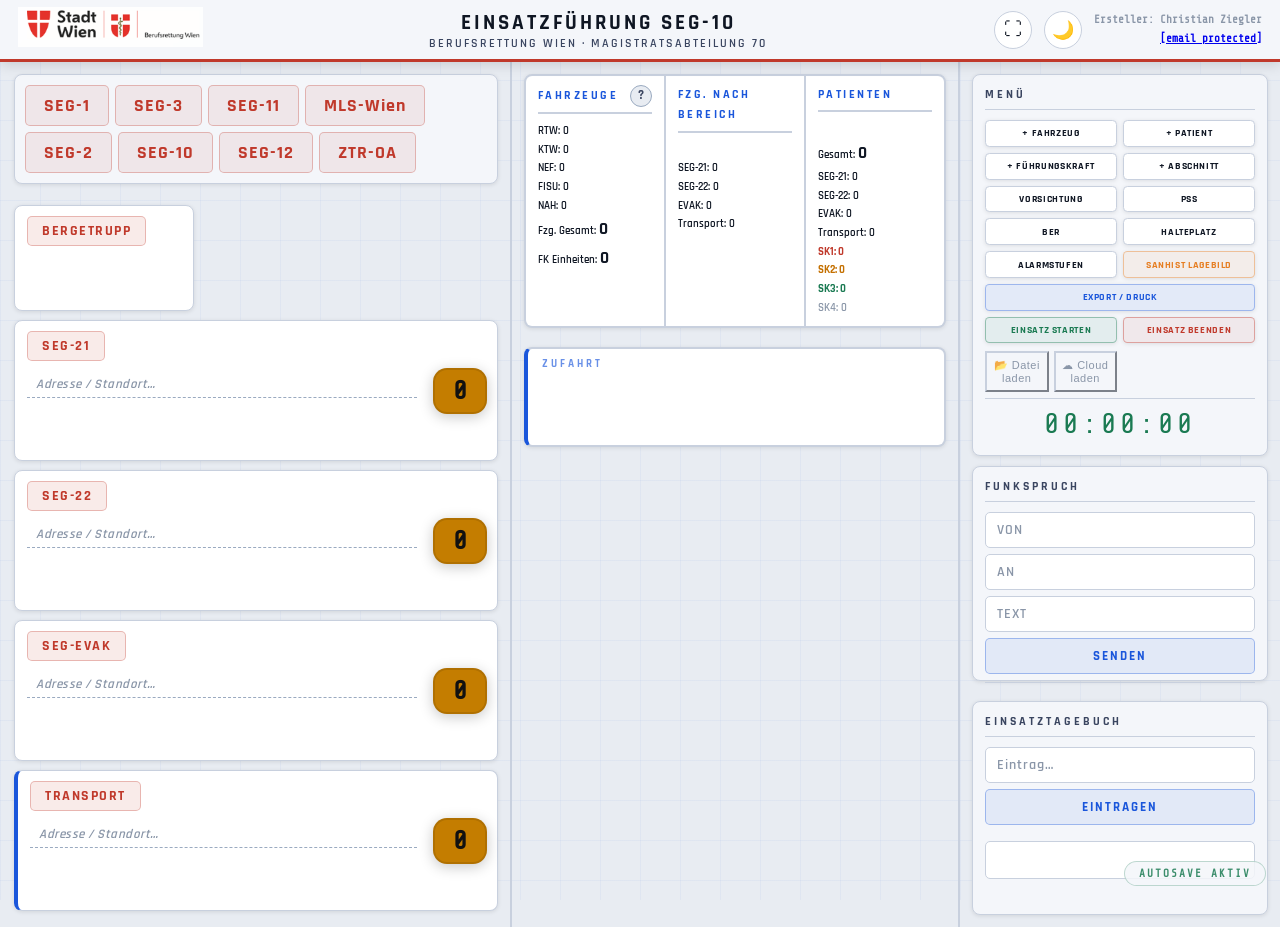
<file: index.html>
<!DOCTYPE html>
<html lang="de" data-theme="light">
<head>

<meta charset="UTF-8">
<title>Einsatzführung SEG-10</title>

<link rel="preconnect" href="https://fonts.googleapis.com">
<link rel="preconnect" href="https://fonts.gstatic.com" crossorigin>
<link rel="stylesheet" href="Lib/styles.css">

</head>

<body>

<header>

<div class="logoBox">
<img src="Assets/logo.png" height="40">
</div>

<div class="titleBox">
<h2>Einsatzführung SEG-10</h2>
<div>Berufsrettung Wien · Magistratsabteilung 70</div>
</div>

<div class="headerRight">
  <button class="themeToggle" onclick="toggleFullscreen()" id="fullscreenBtn" title="Vollbild">⛶</button>
  <button class="themeToggle" onclick="toggleTheme()" title="Tag/Nacht">🌙</button>
  <div class="creatorBox">
    Ersteller: Christian Ziegler<br>
    <a href="/cdn-cgi/l/email-protection" class="__cf_email__" data-cfemail="187b706a716b6c7179763662717d7f747d6a586f717d76367f6e36796c">[email&#160;protected]</a>
  </div>
</div>

</header>



<div class="layout">

<!-- LINKS -->

<div class="left">

<div class="segButtons">
<button class="seg">SEG-1</button>
<button class="seg">SEG-3</button>
<button class="seg">SEG-11</button>
<button class="seg">MLS-Wien</button>
<button class="seg">SEG-2</button>
<button class="seg">SEG-10</button>
<button class="seg">SEG-12</button>
<button class="seg">ZTR-OA</button>
</div>


<div class="topRow">

<div class="bereich bergetrupp">
<div class="bheader">Bergetrupp</div>
<div class="drop"></div>
</div>

<div id="vorsichtungContainer"></div>

</div>


<div id="pssContainer"></div>


<div class="bereich">
<div class="bheader unit">SEG-21</div>
<div class="patients" data-unit="21">0</div>
<input class="adressfeld" placeholder="Adresse / Standort…">
<div class="drop"></div>
</div>


<div class="bereich">
<div class="bheader unit">SEG-22</div>
<div class="patients" data-unit="22">0</div>
<input class="adressfeld" placeholder="Adresse / Standort…">
<div class="drop"></div>
</div>


<div class="bereich">
<div class="bheader unit">SEG-EVAK</div>
<div class="patients" data-unit="EVAK">0</div>
<input class="adressfeld" placeholder="Adresse / Standort…">
<div class="drop"></div>
</div>


<div class="bereich blue">
<div class="bheader">Transport</div>
<div class="patients" data-unit="TRANSPORT">0</div>
<input class="adressfeld" placeholder="Adresse / Standort…">
<div class="drop"></div>
</div>


<div id="halteplaetze"></div>


</div>



<!-- MITTE -->

<div class="middle">

<div id="alarmBanner" style="display:none"></div>

<div class="dashboard">

<div id="dashVehicles"><div class="dashHeader"><b>Fahrzeuge</b><button class="dashInfoBtn" onclick="openFahrzeugHistorie()" title="Fahrzeughistorie">?</button></div></div>

<div id="dashSEG"></div>

<div id="dashPatients"></div>

</div>

<div class="bereich blue zufahrtContainer">

<div class="bheader" style="display:none"></div>

<div class="patients" data-unit="ZUFAHRT">0</div>

<div id="zufahrt" class="zufahrt drop"></div>

</div>

<div id="berContainer"></div>

<div id="abschnitteContainer"></div>


</div>

<!-- RECHTS -->

<div class="right">

<div class="vehiclePanel">

<h3>Menü</h3>

<div class="menuGrid">
<button onclick="openVehicleMenu()">+ Fahrzeug</button>
<button onclick="openPatientMenu()">+ Patient</button>
<button onclick="openFuehrungskraftMenu()">+ Führungskraft</button>
<button onclick="createAbschnitt()">+ Abschnitt</button>
<button onclick="createVorsichtung()">Vorsichtung</button>
<button onclick="createPSS()">PSS</button>
<button onclick="createBER()">BER</button>
<button onclick="createHalteplatz()">Halteplatz</button>
<button onclick="openAlarmstufen()">Alarmstufen</button>
<button onclick="window.open('sanhist.html','_blank')" style="color:#e67e22;border-color:rgba(230,126,34,0.4);background:rgba(230,126,34,0.07)">SanHist Lagebild</button>
<button class="exportBtn" onclick="exportEinsatz()">Export / Druck</button>
<button onclick="startEinsatz()" style="color:var(--accent-green);border-color:rgba(26,122,82,0.4);background:rgba(26,122,82,0.07)">Einsatz starten</button>
<button onclick="endEinsatz()" style="color:var(--accent-red);border-color:rgba(192,57,43,0.4);background:rgba(192,57,43,0.07)">Einsatz beenden</button>
<div style="display:grid;grid-template-columns:1fr 1fr;gap:5px;margin-top:2px">
  <button onclick="einsatzAusDateiLaden()" title="Einsatz aus JSON-Datei laden" style="font-size:11px;padding:6px 4px;color:var(--text-dim);border-color:var(--border);background:transparent;letter-spacing:0.5px">📂 Datei laden</button>
  <button onclick="einsatzAusFirebaseWiederherstellen()" title="Letzten Stand aus Cloud laden" style="font-size:11px;padding:6px 4px;color:var(--text-dim);border-color:var(--border);background:transparent;letter-spacing:0.5px">☁ Cloud laden</button>
</div>
</div>

<div id="timer">00:00:00</div>

</div>



<div class="funkPanel">

<h3>Funkspruch</h3>

<input id="funkVon" placeholder="VON">
<input id="funkAn" placeholder="AN">
<input id="funkText" placeholder="TEXT">

<button onclick="sendFunk()">Senden</button>

<div id="log"></div>

</div>

<div class="funkPanel" style="margin-top:10px">

<h3>Einsatztagebuch</h3>

<input id="tagebuchInput" placeholder="Eintrag…">
<button onclick="tagebuchSenden()">Eintragen</button>

<div id="tagebuchLetzter" style="
  margin-top:8px;
  padding:8px 10px;
  background:var(--bg-card);
  border:1.5px solid var(--border);
  border-radius:5px;
  font-family:'Share Tech Mono',monospace;
  font-size:12px;
  color:var(--text-secondary);
  min-height:38px;
  line-height:1.6;
"></div>

</div>

</div>

</div>



<!-- POPUP PATIENTEN -->

<div id="patientPopup" class="popup">

  <div class="popupContent">

    <h3>Patientenverwaltung</h3>

    <input id="patientInput" type="number" placeholder="Anzahl">

    <!-- SICHTUNG -->
    <div class="sichtungRow">
      <button class="sichtBtn sk1" onclick="setSichtung('SK1')">SK1</button>
      <button class="sichtBtn sk2" onclick="setSichtung('SK2')">SK2</button>
      <button class="sichtBtn sk3" onclick="setSichtung('SK3')">SK3</button>
      <button class="sichtBtn sk4" onclick="setSichtung('SK4')">SK4</button>
      <span id="sichtungLabel" class="sichtungLabel">–</span>
    </div>
    <button class="sichtSetzenBtn" onclick="sichtungSetzen()">Sichtung zuweisen</button>

    <div class="popupButtons">

<button onclick="patientAction('add')">Anlegen</button>
<button onclick="patientAction('21')">SEG-21</button>
<button onclick="patientAction('22')">SEG-22</button>
<button onclick="patientAction('EVAK')">EVAK</button>
<button onclick="patientAction('TRANSPORT')">Transport</button>
<button onclick="patientAction('remove')">Transport beendet</button>
<button onclick="patientAction('RUECK')">Rückführung</button>
<button onclick="patientAction('DELETE')">Löschen</button>

<button onclick="toggleVehicleSelect()">Fahrzeug</button>
<button onclick="closePopup()">Schließen</button>
</div>

<div id="vehicleSelectBox" style="display:none;margin-top:10px">
<select id="vehicleSelect" style="width:100%"></select>

<button onclick="assignPatientsToVehicle()" style="margin-top:6px;width:100%">
Patienten Fahrzeug zuweisen
</button>
</div>


</div>

</div>


<!-- POPUP FAHRZEUG -->

<div id="vehiclePopup" class="popup">

<div class="popupContent">

<h3>Fahrzeug erstellen</h3>

<div class="popupButtons">
<button onclick="createVehicle('RTW')">1 · RTW</button>
<button onclick="createVehicle('KTW')">2 · KTW</button>
<button onclick="createVehicle('NEF')">3 · NEF</button>
<button onclick="createVehicle('FISU')">4 · FISU</button>
<button onclick="createVehicle('NAH')">5 · NAH</button>
<button onclick="closeVehicleMenu()">Schließen</button>
</div>

</div>

</div>



<!-- POPUP ALARMSTUFEN -->
<div id="alarmPopup" class="popup">
  <div class="popupContent alarmContent">
    <div class="alarmTabs">
      <button class="alarmTab active" onclick="switchAlarmTab('info')">ℹ Info &amp; Kräfte</button>
      <button class="alarmTab" onclick="switchAlarmTab('aktiv')">⚡ Aktive Alarmstufe</button>
    </div>

    <!-- TAB: INFO -->
    <div id="alarmTabInfo">
      <div class="alarmHinweis">5 Alarmstufen – Bezeichnung und Kräfte hinterlegen.</div>
      <div id="alarmStufen"></div>
      <div class="alarmActions">
        <button onclick="closeAlarmPopup()" style="grid-column:span 2">Speichern &amp; Schließen</button>
      </div>
    </div>

    <!-- TAB: AKTIVE ALARMSTUFE -->
    <div id="alarmTabAktiv" style="display:none">
      <div class="alarmHinweis">Wähle die aktuell ausgerufene Alarmstufe aus. Sie wird im Dashboard angezeigt.</div>
      <div id="alarmAuswahl"></div>
      <div class="alarmActions" style="margin-top:14px">
        <button onclick="alarmStufeDeaktivieren()">Alarmstufe aufheben</button>
        <button onclick="closeAlarmPopup()">Schließen</button>
      </div>
    </div>
  </div>
</div>

<!-- POPUP FAHRZEUGHISTORIE -->
<div id="fahrzeugHistoriePopup" class="popup">
  <div class="popupContent">
    <h3>Fahrzeughistorie</h3>
    <div id="fahrzeugHistorieListe"></div>
    <div style="margin-top:14px">
      <button onclick="document.getElementById('fahrzeugHistoriePopup').style.display='none'" style="width:100%;padding:10px;font-family:'Rajdhani',sans-serif;font-size:13px;font-weight:700;letter-spacing:1px;text-transform:uppercase;background:var(--bg-card);color:var(--text-primary);border:1.5px solid var(--border);border-radius:6px;cursor:pointer;">Schließen</button>
    </div>
  </div>
</div>

<!-- POPUP FÜHRUNGSKRAFT -->
<div id="fuehrungskraftPopup" class="popup">
<div class="popupContent">
<h3>Führungskraft erstellen</h3>
<div class="popupButtons">
<button onclick="createFuehrungskraft('GRKDT')">GRKDT</button>
<button onclick="createFuehrungskraft('ZGKDT')">ZGKDT</button>
<button onclick="createFuehrungskraft('HIO')">HIO</button>
<button onclick="createFuehrungskraft('SAN-Team-HIO')">SAN-Team-HIO</button>
<button onclick="closeFuehrungskraftMenu()" style="grid-column:span 2">Schließen</button>
</div>
</div>
</div>

<!-- POPUP ABSCHNITT -->
<div id="abschnittPopup" class="popup">
<div class="popupContent">
<h3>Einsatzabschnitt benennen</h3>
<input id="abschnittNameInput" placeholder="z.B. Abschnitt Nord…" style="width:100%;padding:10px 12px;background:var(--bg-card);border:1.5px solid var(--border);border-radius:5px;color:var(--text-primary);font-family:'Rajdhani',sans-serif;font-size:16px;font-weight:700;margin-bottom:12px;outline:none;">
<div class="popupButtons">
<button onclick="abschnittErstellen()">Erstellen</button>
<button onclick="document.getElementById('abschnittPopup').style.display='none'">Abbrechen</button></div>
</div>
</div>


<!-- POPUP NAMENSEINGABE (ersetzt prompt, verhindert Vollbild-Abbruch) -->
<div id="namePopup" class="popup">
  <div class="popupContent" style="width:clamp(280px,22vw,360px)">
    <h3 id="namePopupTitle">Name eingeben</h3>
    <input id="namePopupInput" type="text" placeholder="Kennung…"
      style="width:100%;padding:10px 12px;background:var(--bg-card);border:1.5px solid var(--border);border-radius:5px;color:var(--text-primary);font-family:'Rajdhani',sans-serif;font-size:20px;font-weight:700;margin-bottom:12px;outline:none;letter-spacing:1px;">
    <div class="popupButtons">
      <button onclick="namePopupConfirm()">OK</button>
      <button onclick="namePopupCancel()">Abbrechen</button>
    </div>
  </div>
</div>

<!-- SHORTCUT OVERLAY -->
<div id="shortcutOverlay" class="popup" onclick="this.style.display='none'">
  <div class="popupContent" onclick="event.stopPropagation()" style="width:clamp(340px,32vw,500px);max-height:80vh;overflow-y:auto">
    <h3>⌨ Shortcuts</h3>
    <div id="shortcutList"></div>
    <div style="margin-top:12px">
      <button onclick="document.getElementById('shortcutOverlay').style.display='none'" style="width:100%;padding:9px;font-family:'Rajdhani',sans-serif;font-size:13px;font-weight:700;letter-spacing:1px;text-transform:uppercase;background:var(--bg-card);color:var(--text-primary);border:1.5px solid var(--border);border-radius:6px;cursor:pointer;">Schließen</button>
    </div>
  </div>
</div>

<div id="autosaveIndicator">Autosave aktiv</div>

<script src="Lib/app.js"></script>

</body>
</html>
</file>
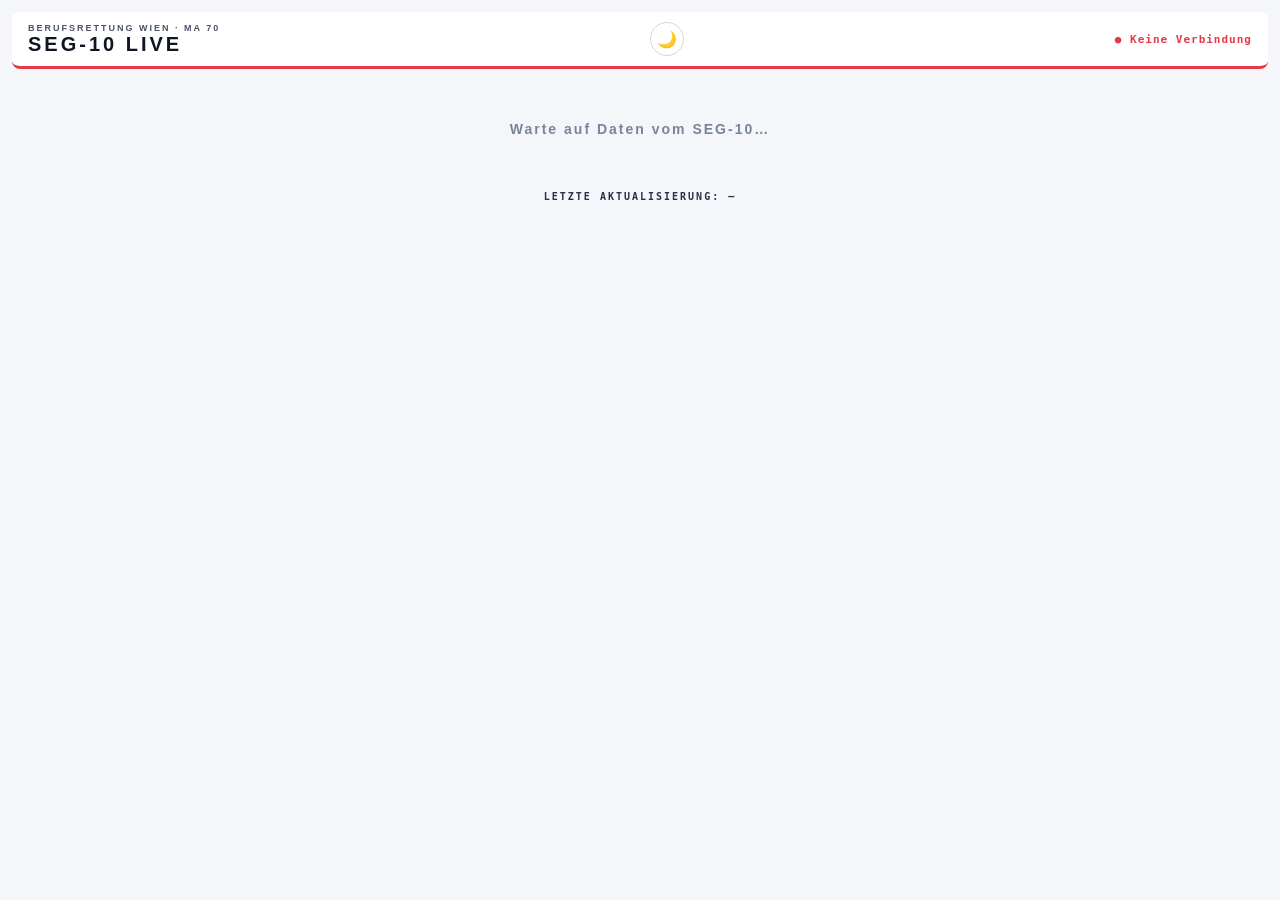
<file: dashboard.html>
<!DOCTYPE html>
<html lang="de" data-theme="light">
<head>
<meta charset="UTF-8">
<meta name="viewport" content="width=device-width, initial-scale=1.0">
<title>SEG-10 Live Dashboard</title>
<style>
  :root {
    --bg:     #f4f6fa;
    --panel:  #ffffff;
    --card:   #ffffff;
    --border: #d0d7e3;
    --text:   #0f1623;
    --dim:    #7a8499;
    --blue:   #1a56db;
    --rot:    #c0392b;
    --gelb:   #c47d00;
    --gruen:  #1a7a52;
    --shadow: 0 1px 4px rgba(0,0,0,0.10);
  }
  [data-theme="dark"] {
    --bg:     #0d0f14;
    --panel:  #141720;
    --card:   #1a1f2e;
    --border: #2a3048;
    --text:   #e8ecf4;
    --dim:    #4a5268;
    --blue:   #4895ef;
    --rot:    #e63946;
    --gelb:   #f4a261;
    --gruen:  #2ec4b6;
    --shadow: 0 1px 4px rgba(0,0,0,0.4);
  }
  .theme-toggle {
    background: var(--card);
    border: 1.5px solid var(--border);
    color: var(--text);
    width: 34px; height: 34px;
    border-radius: 50%;
    font-size: 16px;
    cursor: pointer;
    display: flex; align-items: center; justify-content: center;
    transition: all 0.2s;
    flex-shrink: 0;
  }
  .theme-toggle:hover { border-color: var(--blue); }
  @import url('https://fonts.googleapis.com/css2?family=Rajdhani:wght@600;700&family=Share+Tech+Mono&display=swap');

  * { box-sizing: border-box; margin: 0; padding: 0; }

  body {
    font-family: 'Rajdhani', sans-serif;
    font-weight: 600;
    background: var(--bg);
    color: var(--text);
    min-height: 100vh;
    padding: 12px;
    transition: background 0.2s, color 0.2s;
  }

  header {
    display: flex;
    justify-content: space-between;
    align-items: center;
    padding: 10px 16px;
    background: var(--panel);
    border-bottom: 3px solid #e63946;
    border-radius: 8px;
    margin-bottom: 12px;
  }

  header h1 {
    font-size: clamp(14px, 3vw, 20px);
    letter-spacing: 3px;
    text-transform: uppercase;
    color: var(--text);
  }

  #status {
    font-family: 'Share Tech Mono', monospace;
    font-size: 11px;
    letter-spacing: 1px;
    color: var(--dim);
    text-align: right;
  }

  #status.online { color: #2ec4b6; }
  #status.offline { color: #e63946; }

  #alarmBanner {
    display: none;
    background: rgba(230,57,70,0.15);
    border: 2px solid #e63946;
    border-radius: 8px;
    padding: 12px 18px;
    text-align: center;
    font-size: clamp(16px, 4vw, 24px);
    font-weight: 700;
    letter-spacing: 2px;
    text-transform: uppercase;
    color: #e63946;
    margin-bottom: 12px;
    animation: pulse 2s ease-in-out infinite;
  }
  @keyframes pulse {
    0%,100% { box-shadow: 0 0 0 0 rgba(230,57,70,0.3); }
    50% { box-shadow: 0 0 20px rgba(230,57,70,0.5); }
  }

  .grid {
    display: grid;
    grid-template-columns: 1fr 1fr;
    gap: 10px;
    margin-bottom: 10px;
  }

  @media(min-width: 600px){
    .grid { grid-template-columns: 1fr 1fr 1fr; }
  }

  .card {
    background: var(--card);
    border: 1.5px solid var(--border);
    border-radius: 8px;
    padding: 12px 14px;
  }

  .card-title {
    font-size: 10px;
    font-weight: 700;
    letter-spacing: 3px;
    text-transform: uppercase;
    color: var(--blue);
    border-bottom: 1.5px solid var(--border);
    padding-bottom: 6px;
    margin-bottom: 8px;
  }

  .card-row {
    display: flex;
    justify-content: space-between;
    align-items: center;
    padding: 3px 0;
    font-size: clamp(13px, 2.5vw, 16px);
    border-bottom: 1px solid rgba(255,255,255,0.04);
  }

  .card-row:last-child { border-bottom: none; }

  .val {
    font-family: 'Share Tech Mono', monospace;
    font-size: clamp(14px, 2.8vw, 18px);
    font-weight: 700;
    color: var(--text);
  }

  .val.big {
    font-size: clamp(22px, 5vw, 36px);
    color: #f4d35e;
  }

  .sk1 { color: #e63946; font-weight: 700; }
  .sk2 { color: #f4a261; font-weight: 700; }
  .sk3 { color: #2ec4b6; font-weight: 700; }
  .sk4 { color: var(--dim); }

  #timer-display {
    font-family: 'Share Tech Mono', monospace;
    font-size: clamp(28px, 7vw, 52px);
    color: #2ec4b6;
    letter-spacing: 4px;
    text-align: center;
    padding: 10px;
    text-shadow: 0 0 20px rgba(46,196,182,0.4);
  }

  #bereiche-list { display: flex; flex-direction: column; gap: 6px; }

  .bereich-row {
    display: flex;
    justify-content: space-between;
    padding: 6px 10px;
    background: var(--panel);
    border-radius: 5px;
    font-size: clamp(12px, 2.2vw, 15px);
  }

  .bereich-row .bval {
    font-family: 'Share Tech Mono', monospace;
    font-weight: 700;
    color: #f4d35e;
  }

  #no-data {
    text-align: center;
    padding: 40px;
    color: var(--dim);
    font-size: 14px;
    letter-spacing: 2px;
  }

  #main { display: none; }

  footer {
    text-align: center;
    color: #2a3048;
    font-size: 10px;
    letter-spacing: 2px;
    margin-top: 14px;
    font-family: 'Share Tech Mono', monospace;
  }
</style>
</head>
<body>

<header>
  <div>
    <div style="font-size:9px;letter-spacing:2px;color:#4a5268;text-transform:uppercase">Berufsrettung Wien · MA 70</div>
    <h1>SEG-10 Live</h1>
  </div>
  <button class="theme-toggle" onclick="toggleTheme()" id="themeBtn" title="Hell/Dunkel">🌙</button>
  <div id="status">● Verbinde…</div>
</header>

<div id="alarmBanner"></div>

<div id="no-data">Warte auf Daten vom SEG-10…</div>

<div id="main">

  <div style="text-align:center;margin-bottom:10px">
    <div style="font-size:10px;letter-spacing:2px;color:#4a5268;text-transform:uppercase;margin-bottom:4px">Einsatzzeit</div>
    <div id="timer-display">00:00:00</div>
  </div>

  <div class="grid">

    <div class="card">
      <div class="card-title">Fahrzeuge</div>
      <div class="card-row"><span>RTW</span><span class="val" id="d-rtw">0</span></div>
      <div class="card-row"><span>KTW</span><span class="val" id="d-ktw">0</span></div>
      <div class="card-row"><span>NEF</span><span class="val" id="d-nef">0</span></div>
      <div class="card-row"><span>FISU</span><span class="val" id="d-fisu">0</span></div>
      <div class="card-row"><span>NAH</span><span class="val" id="d-nah">0</span></div>
      <div class="card-row"><span>FK</span><span class="val" id="d-fk">0</span></div>
      <div class="card-row" style="margin-top:4px;border-top:1px solid #2a3048;padding-top:6px">
        <span style="font-weight:700">Gesamt</span>
        <span class="val big" id="d-total">0</span>
      </div>
    </div>

    <div class="card">
      <div class="card-title">Patienten</div>
      <div class="card-row"><span>Gesamt</span><span class="val big" id="d-pat-gesamt">0</span></div>
      <div class="card-row"><span class="sk1">SK1 Sofort</span><span class="val sk1" id="d-sk1">0</span></div>
      <div class="card-row"><span class="sk2">SK2 Dringend</span><span class="val sk2" id="d-sk2">0</span></div>
      <div class="card-row"><span class="sk3">SK3 Leicht</span><span class="val sk3" id="d-sk3">0</span></div>
      <div class="card-row"><span class="sk4">SK4</span><span class="val sk4" id="d-sk4">0</span></div>
    </div>

    <div class="card">
      <div class="card-title">Bereiche</div>
      <div class="card-row"><span>PSS</span><span class="val" id="d-pss">–</span></div>
      <div class="card-row"><span>Vorsichtung</span><span class="val" id="d-vor">–</span></div>
      <div class="card-row"><span>BER</span><span class="val" id="d-ber">–</span></div>
      <div class="card-row"><span>SEG-21</span><span class="val" id="d-s21">0</span></div>
      <div class="card-row"><span>SEG-22</span><span class="val" id="d-s22">0</span></div>
      <div class="card-row"><span>EVAK</span><span class="val" id="d-evak">0</span></div>
      <div class="card-row"><span>Transport</span><span class="val" id="d-transport">0</span></div>
    </div>

  </div>

  <div class="card" id="bereiche-card" style="display:none;margin-bottom:10px">
    <div class="card-title">Halteplätze &amp; Abschnitte</div>
    <div id="bereiche-list"></div>
  </div>

  <div class="card" id="seg-card" style="display:none;margin-bottom:10px">
    <div class="card-title">&#9889; SEG Einheiten vor Ort</div>
    <div id="seg-list" style="display:flex;flex-wrap:wrap;gap:8px;padding-top:6px"></div>
  </div>


</div>

<footer>LETZTE AKTUALISIERUNG: <span id="lastUpdate">–</span></footer>

<script>
// =============================================
// FIREBASE URL hier eintragen (gleiche wie in app.js)
// =============================================
const FIREBASE_URL = "https://seg-10-dashboard-default-rtdb.europe-west1.firebasedatabase.app"

const statusEl = document.getElementById("status")

function updateUI(data){
  if(!data){ return }

  document.getElementById("no-data").style.display = "none"
  document.getElementById("main").style.display = "block"

  // Alarm
  const banner = document.getElementById("alarmBanner")
  if(data.alarm){
    banner.style.display = "block"
    banner.textContent = "⚡ " + data.alarm
  } else {
    banner.style.display = "none"
  }

  // Timer
  document.getElementById("timer-display").textContent = data.timer || "00:00:00"

  // Fahrzeuge
  const f = data.fahrzeuge || {}
  document.getElementById("d-rtw").textContent   = f.rtw   || 0
  document.getElementById("d-ktw").textContent   = f.ktw   || 0
  document.getElementById("d-nef").textContent   = f.nef   || 0
  document.getElementById("d-fisu").textContent  = f.fisu  || 0
  document.getElementById("d-nah").textContent   = f.nah   || 0
  document.getElementById("d-fk").textContent    = f.fk    || 0
  document.getElementById("d-total").textContent = f.gesamt || 0

  // Patienten
  const p = data.patienten || {}
  document.getElementById("d-pat-gesamt").textContent = p.gesamt || 0
  document.getElementById("d-sk1").textContent = p.sk1 || 0
  document.getElementById("d-sk2").textContent = p.sk2 || 0
  document.getElementById("d-sk3").textContent = p.sk3 || 0
  document.getElementById("d-sk4").textContent = p.sk4 || 0
  document.getElementById("d-pss").textContent       = p.pss       !== undefined ? p.pss       : "–"
  document.getElementById("d-vor").textContent       = p.vorsichtung !== undefined ? p.vorsichtung : "–"
  document.getElementById("d-ber").textContent       = p.ber       !== undefined ? p.ber       : "–"
  document.getElementById("d-s21").textContent       = p.seg21     || 0
  document.getElementById("d-s22").textContent       = p.seg22     || 0
  document.getElementById("d-evak").textContent      = p.evak      || 0
  document.getElementById("d-transport").textContent = p.transport || 0

  // Halteplätze & Abschnitte
  const bereiche = data.bereiche || []
  const card = document.getElementById("bereiche-card")
  const list = document.getElementById("bereiche-list")
  if(bereiche.length > 0){
    card.style.display = "block"
    list.innerHTML = bereiche.map(b =>
      `<div class="bereich-row"><span>${b.name}</span><span class="bval">${b.fzg} Einh.</span></div>`
    ).join("")
  } else {
    card.style.display = "none"
  }

  // SEG Einheiten vor Ort
  const segCard = document.getElementById("seg-card")
  const segList = document.getElementById("seg-list")
  const segVorOrt = data.segVorOrt || []
  if(segVorOrt.length > 0){
    segCard.style.display = "block"
    segList.innerHTML = segVorOrt.map(s =>
      '<div style="background:rgba(46,196,182,0.15);border:1.5px solid #2ec4b6;border-radius:6px;padding:5px 12px;font-weight:700;letter-spacing:1px;color:#2ec4b6;font-size:clamp(12px,2.2vw,15px)">&#10003; ' + s + '</div>'
    ).join("")
  } else {
    segCard.style.display = "none"
  }

  // Zeitstempel
  if(data.ts){
    const d = new Date(data.ts)
    document.getElementById("lastUpdate").textContent = d.toLocaleTimeString("de-AT")
  }
}

async function fetchData(){
  if(!FIREBASE_URL){
    statusEl.textContent = "⚠ Keine Firebase URL"
    statusEl.className = "offline"
    return
  }
  try {
    const res = await fetch(FIREBASE_URL + "/dashboard.json?t=" + Date.now())
    if(!res.ok) throw new Error(res.status)
    const data = await res.json()
    updateUI(data)
    statusEl.textContent = "● LIVE"
    statusEl.className = "online"
  } catch(e) {
    statusEl.textContent = "● Keine Verbindung"
    statusEl.className = "offline"
  }
}

// Beim Laden + alle 5 Sekunden aktualisieren
fetchData()
setInterval(fetchData, 5000)

function toggleTheme(){
  const html = document.documentElement
  const isDark = html.getAttribute("data-theme") === "dark"
  html.setAttribute("data-theme", isDark ? "light" : "dark")
  const btn = document.getElementById("themeBtn")
  if(btn) btn.textContent = isDark ? "🌙" : "☀"
  try{ localStorage.setItem("theme", isDark ? "light" : "dark") }catch{}
}
// Theme beim Laden wiederherstellen
;(function(){
  try{
    const t = localStorage.getItem("theme")
    if(t === "dark"){
      document.documentElement.setAttribute("data-theme","dark")
      document.addEventListener("DOMContentLoaded",()=>{
        const b=document.getElementById("themeBtn"); if(b) b.textContent="☀"
      })
    }
  }catch{}
})();

</script>
</body>
</html>
</file>
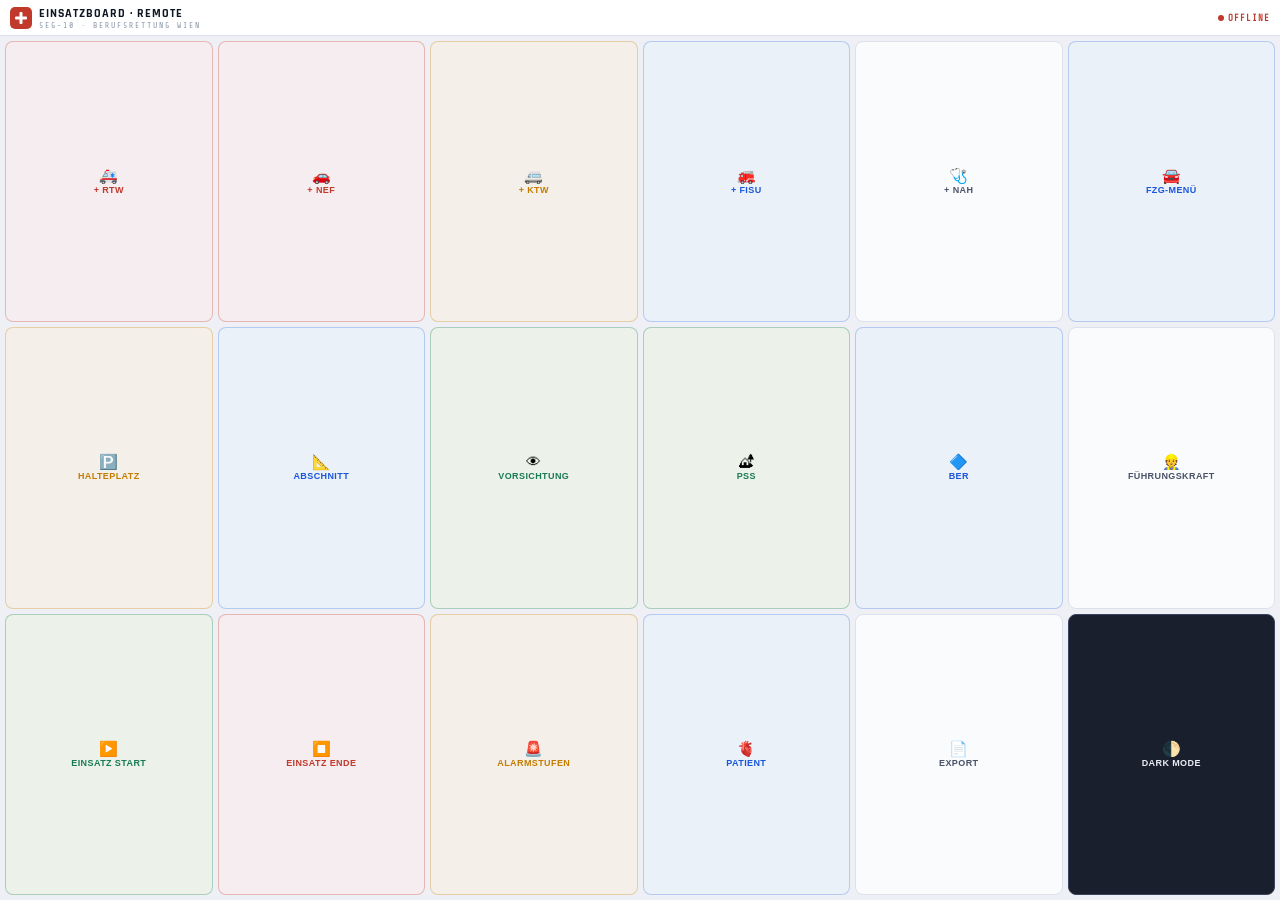
<file: remote.html>
<!DOCTYPE html>
<html lang="de">
<head>
<meta charset="UTF-8">
<meta name="viewport" content="width=device-width, initial-scale=1.0, maximum-scale=1.0, user-scalable=no">
<meta name="apple-mobile-web-app-capable" content="yes">
<meta name="apple-mobile-web-app-status-bar-style" content="black-translucent">
<title>Remote · SEG-10</title>
<link href="https://fonts.googleapis.com/css2?family=Rajdhani:wght@600;700&family=Share+Tech+Mono&display=swap" rel="stylesheet">
<style>
*{box-sizing:border-box;margin:0;padding:0;-webkit-tap-highlight-color:transparent}
html,body{width:100%;height:100%;overflow:hidden;background:#eef0f5;font-family:'Rajdhani',sans-serif}

@media (orientation:portrait){
  body::before{
    content:"Bitte iPad drehen ↻";
    position:fixed;inset:0;
    background:#1a1f2e;color:#fff;
    display:flex;align-items:center;justify-content:center;
    font-size:22px;font-weight:700;letter-spacing:2px;text-transform:uppercase;z-index:9999;
  }
  #app{display:none}
}

#app{display:grid;grid-template-rows:36px 1fr;height:100vh;width:100vw}

/* HEADER */
#hdr{background:#fff;border-bottom:1px solid #dde1ec;display:flex;align-items:center;justify-content:space-between;padding:0 10px}
.hl{display:flex;align-items:center;gap:7px}
.hlogo{width:22px;height:22px;background:#c0392b;border-radius:5px;display:flex;align-items:center;justify-content:center}
.hlogo svg{width:12px;height:12px}
.htitle{font-size:12px;font-weight:700;color:#0f1623;letter-spacing:1px;text-transform:uppercase}
.hsub{font-size:8px;color:#8a96a8;letter-spacing:2px;font-family:'Share Tech Mono',monospace;text-transform:uppercase}
#hst{display:flex;align-items:center;gap:4px;font-size:9px;font-weight:700;letter-spacing:1px;font-family:'Share Tech Mono',monospace}
#hst.on{color:#1a7a52}
#hst.off{color:#c0392b}
.hdot{width:6px;height:6px;border-radius:50%;background:currentColor}
.hdot.p{animation:p 2s infinite}
@keyframes p{0%,100%{opacity:1}50%{opacity:.3}}

/* GRID 6×3 */
#grid{
  display:grid;
  grid-template-columns:repeat(6,1fr);
  grid-template-rows:repeat(3,1fr);
  gap:5px;
  padding:5px;
}

/* BUTTON */
.b{
  background:#fff;border:1.5px solid #dde1ec;border-radius:8px;
  display:flex;flex-direction:column;align-items:center;justify-content:center;gap:2px;
  cursor:pointer;user-select:none;transition:transform .1s;
  position:relative;overflow:hidden;min-width:0;min-height:0;
}
.b:active{transform:scale(0.90)}
.b .ic{font-size:15px;line-height:1;display:block}
.b .lb{font-size:9px;font-weight:700;letter-spacing:.4px;text-transform:uppercase;text-align:center;line-height:1.15}
.b .ct{position:absolute;top:3px;right:4px;font-size:8px;font-family:'Share Tech Mono',monospace;font-weight:700;padding:1px 4px;border-radius:10px;background:#c0392b;color:#fff;display:none}
.b.counted .ct{display:block}

.b.r{border-color:rgba(192,57,43,.3);background:rgba(252,235,235,.55)}.b.r .lb{color:#c0392b}
.b.o{border-color:rgba(196,125,0,.3);background:rgba(250,238,218,.45)}.b.o .lb{color:#c47d00}
.b.g{border-color:rgba(26,122,82,.3);background:rgba(234,243,222,.5)}.b.g .lb{color:#1a7a52}
.b.bl{border-color:rgba(26,86,219,.25);background:rgba(230,241,251,.5)}.b.bl .lb{color:#1a56db}
.b.gr{border-color:#dde1ec;background:#fafbfd}.b.gr .lb{color:#4a5268}
.b.dk{border-color:#3a4460;background:#1a1f2e}.b.dk .lb{color:#e8ecf4}

/* TOAST */
#toast{
  position:fixed;bottom:8px;left:50%;
  transform:translateX(-50%) translateY(60px);
  background:#1a1f2e;color:#e8ecf4;
  padding:5px 14px;border-radius:7px;
  font-size:11px;font-weight:700;letter-spacing:1px;text-transform:uppercase;
  font-family:'Rajdhani',sans-serif;
  transition:transform .2s cubic-bezier(.34,1.56,.64,1);
  z-index:999;pointer-events:none;white-space:nowrap;
}
#toast.s{transform:translateX(-50%) translateY(0)}
</style>
</head>
<body>
<div id="app">

<div id="hdr">
  <div class="hl">
    <div class="hlogo">
      <svg viewBox="0 0 12 12" fill="none"><rect x="4.5" y="0" width="3" height="12" rx="1" fill="white"/><rect x="0" y="4.5" width="12" height="3" rx="1" fill="white"/></svg>
    </div>
    <div>
      <div class="htitle">Einsatzboard · Remote</div>
      <div class="hsub">SEG-10 · Berufsrettung Wien</div>
    </div>
  </div>
  <div id="hst" class="off"><div class="hdot"></div><span id="hstTxt">Verbinde…</span></div>
</div>

<div id="grid">

  <!-- REIHE 1: Fahrzeuge -->
  <button class="b r" onclick="cmd('createVehicle','RTW')">
    <span class="ct" id="ct-RTW">0</span>
    <span class="ic">🚑</span><span class="lb">+ RTW</span>
  </button>
  <button class="b r" onclick="cmd('createVehicle','NEF')">
    <span class="ct" id="ct-NEF">0</span>
    <span class="ic">🚗</span><span class="lb">+ NEF</span>
  </button>
  <button class="b o" onclick="cmd('createVehicle','KTW')">
    <span class="ct" id="ct-KTW">0</span>
    <span class="ic">🚐</span><span class="lb">+ KTW</span>
  </button>
  <button class="b bl" onclick="cmd('createVehicle','FISU')">
    <span class="ct" id="ct-FISU">0</span>
    <span class="ic">🚒</span><span class="lb">+ FISU</span>
  </button>
  <button class="b gr" onclick="cmd('createVehicle','NAH')">
    <span class="ct" id="ct-NAH">0</span>
    <span class="ic">🩺</span><span class="lb">+ NAH</span>
  </button>
  <button class="b bl" onclick="cmd('openVehicleMenu')">
    <span class="ic">🚘</span><span class="lb">Fzg-Menü</span>
  </button>

  <!-- REIHE 2: Bereiche + Führung -->
  <button class="b o" onclick="cmd('createHalteplatz')">
    <span class="ic">🅿️</span><span class="lb">Halteplatz</span>
  </button>
  <button class="b bl" onclick="cmd('createAbschnitt')">
    <span class="ic">📐</span><span class="lb">Abschnitt</span>
  </button>
  <button class="b g" onclick="cmd('createVorsichtung')">
    <span class="ic">👁</span><span class="lb">Vorsichtung</span>
  </button>
  <button class="b g" onclick="cmd('createPSS')">
    <span class="ic">🏕</span><span class="lb">PSS</span>
  </button>
  <button class="b bl" onclick="cmd('createBER')">
    <span class="ic">🔷</span><span class="lb">BER</span>
  </button>
  <button class="b gr" onclick="cmd('openFuehrungskraftMenu')">
    <span class="ic">👷</span><span class="lb">Führungskraft</span>
  </button>

  <!-- REIHE 3: Einsatz + System -->
  <button class="b g" onclick="cmd('startEinsatz')">
    <span class="ic">▶️</span><span class="lb">Einsatz Start</span>
  </button>
  <button class="b r" onclick="cmd('endEinsatz')">
    <span class="ic">⏹️</span><span class="lb">Einsatz Ende</span>
  </button>
  <button class="b o" onclick="cmd('openAlarmstufen')">
    <span class="ic">🚨</span><span class="lb">Alarmstufen</span>
  </button>
  <button class="b bl" onclick="cmd('openPatientMenu')">
    <span class="ic">🫀</span><span class="lb">Patient</span>
  </button>
  <button class="b gr" onclick="cmd('exportEinsatz')">
    <span class="ic">📄</span><span class="lb">Export</span>
  </button>
  <button class="b dk" onclick="cmd('toggleTheme')">
    <span class="ic">🌓</span><span class="lb">Dark Mode</span>
  </button>

</div>
</div>

<div id="toast"></div>

<script>
// ══════════════════════════════════════════════════
//  NUR DIESE URL ANPASSEN – gleiche wie in app.js
const FB = "https://seg-10-dashboard-default-rtdb.europe-west1.firebasedatabase.app"
// ══════════════════════════════════════════════════

let vehCounts = {}

function cmd(action, param) {
  if(action === "createVehicle" && param){
    vehCounts[param] = (vehCounts[param]||0) + 1
    const el = document.getElementById("ct-" + param)
    if(el){ el.textContent = vehCounts[param]; el.closest(".b").classList.add("counted") }
  }

  const payload = {
    id: Date.now() + "_" + Math.random().toString(36).slice(2,6),
    action,
    param: param || null,
    ts: new Date().toISOString(),
    done: false
  }

  fetch(FB + "/remote/cmd.json", {
    method: "PUT",
    headers: {"Content-Type":"application/json"},
    body: JSON.stringify(payload)
  })
  .then(() => showToast(label(action, param)))
  .catch(() => showToast("⚠ Firebase Fehler"))
}

function label(action, param){
  const m = {
    createVehicle:        "+ " + (param||"") + " angelegt",
    createHalteplatz:     "Halteplatz erstellt",
    createAbschnitt:      "Abschnitt erstellt",
    createVorsichtung:    "Vorsichtung erstellt",
    createPSS:            "PSS erstellt",
    createBER:            "BER erstellt",
    startEinsatz:         "Einsatz gestartet",
    endEinsatz:           "Einsatz beendet",
    openAlarmstufen:      "Alarmstufen",
    openPatientMenu:      "Patientenmenü",
    openVehicleMenu:      "Fahrzeugmenü",
    openFuehrungskraftMenu:"Führungskraftmenü",
    exportEinsatz:        "Export",
    toggleTheme:          "Dark Mode"
  }
  return m[action] || action
}

function checkStatus(){
  fetch(FB + "/dashboard/ts.json?t=" + Date.now())
    .then(r => {
      const el = document.getElementById("hst")
      const dot = el.querySelector(".hdot")
      if(r.ok){
        el.className = "on"
        dot.className = "hdot p"
        document.getElementById("hstTxt").textContent = "FIREBASE OK"
      } else { setOffline() }
    })
    .catch(() => setOffline())
}

function setOffline(){
  const el = document.getElementById("hst")
  el.className = "off"
  el.querySelector(".hdot").className = "hdot"
  document.getElementById("hstTxt").textContent = "OFFLINE"
}

function showToast(msg){
  const t = document.getElementById("toast")
  t.textContent = msg; t.classList.add("s")
  clearTimeout(t._t); t._t = setTimeout(() => t.classList.remove("s"), 1600)
}

checkStatus()
setInterval(checkStatus, 10000)
</script>
</body>
</html>
</file>
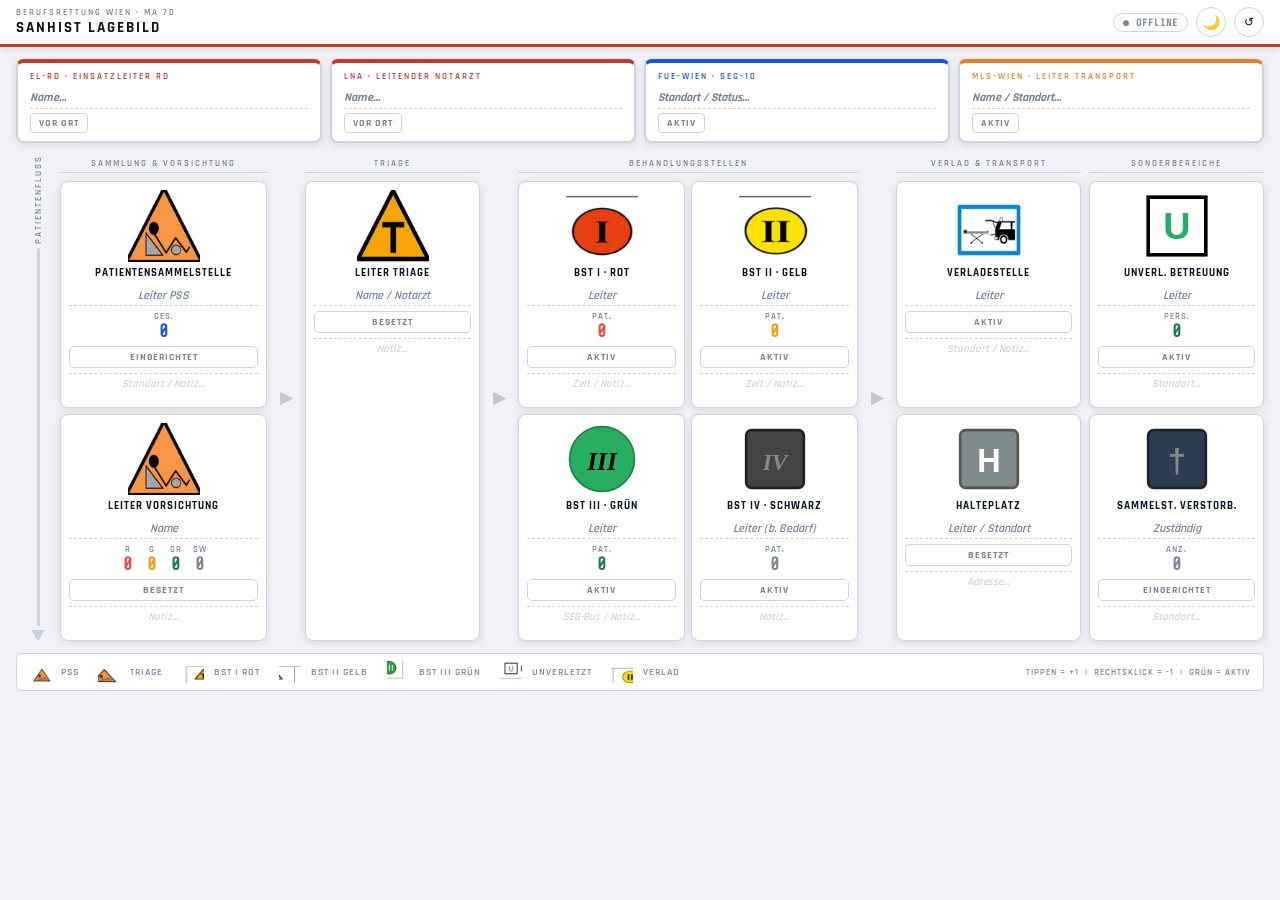
<file: sanhist.html>
<!DOCTYPE html>
<html lang="de" data-theme="light">
<head>
<meta charset="UTF-8">
<meta name="viewport" content="width=device-width, initial-scale=1.0">
<title>SanHist Lagebild – SEG-10</title>
<style>
@import url('https://fonts.googleapis.com/css2?family=Rajdhani:wght@600;700&family=Share+Tech+Mono&display=swap');

:root {
  --bg:#f0f2f7; --panel:#fff; --card:#fff; --border:#cdd4e0;
  --text:#0f1623; --dim:#7a8499; --blue:#1a56db; --red:#c0392b;
  --shadow:0 2px 8px rgba(0,0,0,0.10);
}
[data-theme="dark"] {
  --bg:#0d0f14; --panel:#141720; --card:#1a1f2e; --border:#2a3048;
  --text:#e8ecf4; --dim:#4a5268; --blue:#4895ef; --red:#e63946;
  --shadow:0 2px 8px rgba(0,0,0,0.4);
}
*{box-sizing:border-box;margin:0;padding:0;}
html,body{height:100%;}
body{font-family:'Rajdhani',sans-serif;font-weight:600;background:var(--bg);color:var(--text);min-height:100vh;transition:background 0.2s,color 0.2s;}

header{background:var(--panel);border-bottom:3px solid var(--red);padding:7px 16px;display:flex;justify-content:space-between;align-items:center;position:sticky;top:0;z-index:100;box-shadow:var(--shadow);}
.hl h1{font-size:15px;letter-spacing:2px;text-transform:uppercase;}
.hl p{font-size:9px;letter-spacing:2px;color:var(--dim);text-transform:uppercase;}
.hr{display:flex;gap:8px;align-items:center;}
.tbtn{background:var(--card);border:1.5px solid var(--border);color:var(--text);width:30px;height:30px;border-radius:50%;font-size:14px;cursor:pointer;display:flex;align-items:center;justify-content:center;}
#ss{font-family:'Share Tech Mono',monospace;font-size:10px;letter-spacing:1px;color:var(--dim);padding:3px 9px;border:1px solid var(--border);border-radius:10px;background:var(--card);}
#ss.ok{color:#1a7a52;border-color:rgba(26,122,82,0.3);}
#ss.err{color:var(--red);border-color:rgba(192,57,43,0.3);}

/* CANVAS */
.canvas{padding:12px 16px 40px;overflow-x:auto;}

/* FÜHRUNGSLEISTE */
.fuehrungsleiste{display:flex;gap:8px;margin-bottom:12px;min-width:1100px;}
.fue-card{flex:1;background:var(--card);border:2px solid var(--border);border-top:4px solid var(--red);border-radius:8px;padding:8px 12px;box-shadow:var(--shadow);}
.fue-card.blau{border-top-color:var(--blue);}
.fue-card.orange{border-top-color:#e67e22;}
.fue-label{font-size:9px;letter-spacing:2px;text-transform:uppercase;color:var(--red);margin-bottom:4px;}
.fue-card.blau .fue-label{color:var(--blue);}
.fue-card.orange .fue-label{color:#e67e22;}
.fue-inp{width:100%;background:transparent;border:none;border-bottom:1.5px dashed var(--border);color:var(--text);font-family:'Rajdhani',sans-serif;font-size:14px;font-weight:700;padding:2px 0;outline:none;}
.fue-inp:focus{border-bottom-color:var(--blue);}
.fue-inp::placeholder{color:var(--dim);font-style:italic;font-size:12px;}
.fue-aktiv-btn{padding:3px 8px;border:1.5px solid var(--border);border-radius:4px;background:transparent;color:var(--dim);font-family:'Rajdhani',sans-serif;font-size:10px;font-weight:700;letter-spacing:1px;text-transform:uppercase;cursor:pointer;align-self:flex-start;margin-top:4px;transition:all 0.15s;}
.fue-aktiv-btn.on{background:rgba(26,122,82,0.1);border-color:#1a7a52;color:#1a7a52;}

/* FLOW */
.flow-area{display:flex;align-items:stretch;gap:0;min-width:1100px;}
.flow-arrow-vert{display:flex;flex-direction:column;align-items:center;justify-content:center;width:44px;flex-shrink:0;gap:4px;}
.fa-label{font-size:9px;letter-spacing:2px;text-transform:uppercase;color:var(--dim);writing-mode:vertical-rl;text-orientation:mixed;transform:rotate(180deg);}
.fa-line{flex:1;width:3px;background:var(--dim);min-height:60px;border-radius:2px;opacity:0.3;}
.fa-tip{width:0;height:0;border-left:7px solid transparent;border-right:7px solid transparent;border-top:11px solid var(--dim);opacity:0.3;}
.stage-conn{display:flex;align-items:center;justify-content:center;width:22px;flex-shrink:0;color:var(--dim);font-size:16px;opacity:0.4;}

/* STAGES */
.stages{display:flex;flex:1;gap:8px;align-items:stretch;}
.stage{display:flex;flex-direction:column;gap:6px;flex:1;}
.stage-header{font-size:9px;letter-spacing:2px;text-transform:uppercase;color:var(--dim);text-align:center;padding:3px 0;border-bottom:1px solid var(--border);margin-bottom:2px;}

/* KARTE */
.takt-card{background:var(--card);border:1.5px solid var(--border);border-radius:8px;padding:8px;box-shadow:var(--shadow);display:flex;flex-direction:column;align-items:center;gap:5px;transition:border-color 0.15s;flex:1;}
.takt-card:hover{border-color:#aab;}
.takt-card.aktiv{border-color:#1a7a52!important;box-shadow:0 0 0 2px rgba(26,122,82,0.2);}

/* SYMBOL BILD */
.symbol{width:72px;height:72px;object-fit:contain;flex-shrink:0;}

/* KARTEN INHALT */
.tc-title{font-size:11px;font-weight:700;letter-spacing:1px;text-transform:uppercase;text-align:center;color:var(--text);line-height:1.2;}
.tc-inp{width:100%;background:transparent;border:none;border-bottom:1.5px dashed var(--border);color:var(--text);font-family:'Rajdhani',sans-serif;font-size:13px;font-weight:700;padding:2px 0;outline:none;text-align:center;}
.tc-inp:focus{border-bottom-color:var(--blue);}
.tc-inp::placeholder{color:var(--dim);font-style:italic;font-size:12px;font-weight:600;}
.tc-aktiv-btn{width:100%;padding:4px;border:1.5px solid var(--border);border-radius:5px;background:transparent;color:var(--dim);font-family:'Rajdhani',sans-serif;font-size:10px;font-weight:700;letter-spacing:1px;text-transform:uppercase;cursor:pointer;transition:all 0.15s;}
.tc-aktiv-btn.on{background:rgba(26,122,82,0.1);border-color:#1a7a52;color:#1a7a52;}
.tc-counts{display:flex;gap:5px;justify-content:center;}
.tc-cnt{display:flex;flex-direction:column;align-items:center;}
.tc-cnt-l{font-size:9px;letter-spacing:1px;text-transform:uppercase;color:var(--dim);}
.tc-cnt-v{font-family:'Share Tech Mono',monospace;font-size:17px;font-weight:700;line-height:1;cursor:pointer;padding:1px 5px;border-radius:3px;user-select:none;}
.tc-cnt-v:active{background:rgba(0,0,0,0.08);}
.r{color:#e74c3c;} .g{color:#f39c12;} .gr{color:#1a7a52;} .sw{color:var(--dim);} .bl{color:var(--blue);}
.tc-note{width:100%;background:transparent;border:none;border-top:1px dashed var(--border);color:var(--dim);font-family:'Rajdhani',sans-serif;font-size:11px;font-weight:600;padding:3px 0 0;outline:none;resize:none;min-height:26px;line-height:1.4;text-align:center;}
.tc-note::placeholder{color:var(--border);font-style:italic;}

/* BST GRID */
.bst-grid{display:grid;grid-template-columns:1fr 1fr;gap:6px;flex:1;}

/* LEGENDE */
.legende{display:flex;flex-wrap:wrap;gap:10px;margin-top:12px;padding:7px 12px;background:var(--panel);border:1px solid var(--border);border-radius:6px;min-width:1100px;font-size:10px;letter-spacing:1px;text-transform:uppercase;color:var(--dim);align-items:center;}
.legende img{width:22px;height:22px;object-fit:contain;}
</style>
</head>
<body>

<header>
  <div class="hl">
    <p>Berufsrettung Wien · MA 70</p>
    <h1>SanHist Lagebild</h1>
  </div>
  <div class="hr">
    <div id="ss">● OFFLINE</div>
    <button class="tbtn" onclick="toggleTheme()" id="themeBtn">🌙</button>
    <button class="tbtn" onclick="allesReset()" title="Reset" style="font-size:12px">↺</button>
  </div>
</header>

<div class="canvas">

<!-- FÜHRUNGSLEISTE -->
<div class="fuehrungsleiste">
  <div class="fue-card">
    <div class="fue-label">EL-RD · Einsatzleiter RD</div>
    <input class="fue-inp" placeholder="Name…" data-k="elrd" oninput="ch(this)">
    <button class="fue-aktiv-btn" data-k="elrd" onclick="tog(this)">Vor Ort</button>
  </div>
  <div class="fue-card">
    <div class="fue-label">LNA · Leitender Notarzt</div>
    <input class="fue-inp" placeholder="Name…" data-k="lna" oninput="ch(this)">
    <button class="fue-aktiv-btn" data-k="lna" onclick="tog(this)">Vor Ort</button>
  </div>
  <div class="fue-card blau">
    <div class="fue-label">FUE-Wien · SEG-10</div>
    <input class="fue-inp" placeholder="Standort / Status…" data-k="fue" oninput="ch(this)">
    <button class="fue-aktiv-btn" data-k="fue" onclick="tog(this)">Aktiv</button>
  </div>
  <div class="fue-card orange">
    <div class="fue-label">MLS-Wien · Leiter Transport</div>
    <input class="fue-inp" placeholder="Name / Standort…" data-k="mls" oninput="ch(this)">
    <button class="fue-aktiv-btn" data-k="mls" onclick="tog(this)">Aktiv</button>
  </div>
</div>

<!-- PATIENTENFLUSS + STAGES -->
<div class="flow-area">

  <div class="flow-arrow-vert">
    <div class="fa-label">Patientenfluss</div>
    <div class="fa-line"></div>
    <div class="fa-tip"></div>
  </div>

  <div class="stages">

    <!-- STAGE 1: PSS + VORSICHTUNG -->
    <div class="stage">
      <div class="stage-header">Sammlung &amp; Vorsichtung</div>

      <div class="takt-card" id="c-pss">
          <img src="[data-uri]" class="symbol" alt="PSS">
        <div class="tc-title">Patientensammelstelle</div>
        <input class="tc-inp" placeholder="Leiter PSS" data-k="pss" oninput="ch(this)">
        <div class="tc-counts">
          <div class="tc-cnt"><div class="tc-cnt-l">Ges.</div><div class="tc-cnt-v bl" data-k="pss-g" onclick="cnt(this,1)" oncontextmenu="cnt(this,-1);return false">0</div></div>
        </div>
        <button class="tc-aktiv-btn" data-k="pss" onclick="tog(this)">Eingerichtet</button>
        <textarea class="tc-note" placeholder="Standort / Notiz…" data-k="pss-n" oninput="ch(this)" rows="1"></textarea>
      </div>

      <div class="takt-card" id="c-vor">
          <img src="[data-uri]" class="symbol" alt="Vorsichtung">
        <div class="tc-title">Leiter Vorsichtung</div>
        <input class="tc-inp" placeholder="Name" data-k="vor" oninput="ch(this)">
        <div class="tc-counts">
          <div class="tc-cnt"><div class="tc-cnt-l">R</div><div class="tc-cnt-v r" data-k="vor-r" onclick="cnt(this,1)" oncontextmenu="cnt(this,-1);return false">0</div></div>
          <div class="tc-cnt"><div class="tc-cnt-l">G</div><div class="tc-cnt-v g" data-k="vor-g" onclick="cnt(this,1)" oncontextmenu="cnt(this,-1);return false">0</div></div>
          <div class="tc-cnt"><div class="tc-cnt-l">Gr</div><div class="tc-cnt-v gr" data-k="vor-gr" onclick="cnt(this,1)" oncontextmenu="cnt(this,-1);return false">0</div></div>
          <div class="tc-cnt"><div class="tc-cnt-l">Sw</div><div class="tc-cnt-v sw" data-k="vor-sw" onclick="cnt(this,1)" oncontextmenu="cnt(this,-1);return false">0</div></div>
        </div>
        <button class="tc-aktiv-btn" data-k="vor" onclick="tog(this)">Besetzt</button>
        <textarea class="tc-note" placeholder="Notiz…" data-k="vor-n" oninput="ch(this)" rows="1"></textarea>
      </div>
    </div>

    <div class="stage-conn">▶</div>

    <!-- STAGE 2: TRIAGE -->
    <div class="stage" style="max-width:175px">
      <div class="stage-header">Triage</div>
      <div class="takt-card" id="c-triage" style="flex:1">
        <img src="[data-uri]" class="symbol" alt="Triage">
        <div class="tc-title">Leiter Triage</div>
        <input class="tc-inp" placeholder="Name / Notarzt" data-k="triage" oninput="ch(this)">
        <button class="tc-aktiv-btn" data-k="triage" onclick="tog(this)">Besetzt</button>
        <textarea class="tc-note" placeholder="Notiz…" data-k="triage-n" oninput="ch(this)" rows="1"></textarea>
      </div>
    </div>

    <div class="stage-conn">▶</div>

    <!-- STAGE 3: BEHANDLUNGSSTELLEN -->
    <div class="stage" style="min-width:340px">
      <div class="stage-header">Behandlungsstellen</div>
      <div class="bst-grid">

        <div class="takt-card" id="c-bst1">
          <img src="[data-uri]" class="symbol" alt="BST I">
          <div class="tc-title">BST I · Rot</div>
          <input class="tc-inp" placeholder="Leiter" data-k="bst1" oninput="ch(this)">
          <div class="tc-counts"><div class="tc-cnt"><div class="tc-cnt-l">Pat.</div><div class="tc-cnt-v r" data-k="bst1-p" onclick="cnt(this,1)" oncontextmenu="cnt(this,-1);return false">0</div></div></div>
          <button class="tc-aktiv-btn" data-k="bst1" onclick="tog(this)">Aktiv</button>
          <textarea class="tc-note" placeholder="Zelt / Notiz…" data-k="bst1-n" oninput="ch(this)" rows="1"></textarea>
        </div>

        <div class="takt-card" id="c-bst2">
          <img src="[data-uri]" class="symbol" alt="BST II">
          <div class="tc-title">BST II · Gelb</div>
          <input class="tc-inp" placeholder="Leiter" data-k="bst2" oninput="ch(this)">
          <div class="tc-counts"><div class="tc-cnt"><div class="tc-cnt-l">Pat.</div><div class="tc-cnt-v g" data-k="bst2-p" onclick="cnt(this,1)" oncontextmenu="cnt(this,-1);return false">0</div></div></div>
          <button class="tc-aktiv-btn" data-k="bst2" onclick="tog(this)">Aktiv</button>
          <textarea class="tc-note" placeholder="Zelt / Notiz…" data-k="bst2-n" oninput="ch(this)" rows="1"></textarea>
        </div>

        <div class="takt-card" id="c-bst3">
          <svg class="symbol" viewBox="0 0 80 80"><circle cx="40" cy="40" r="36" fill="#27ae60" stroke="#1e8449" stroke-width="2"/><text x="40" y="52" text-anchor="middle" font-size="28" font-weight="bold" fill="black" font-family="Times New Roman" font-style="italic">III</text></svg>
          <div class="tc-title">BST III · Grün</div>
          <input class="tc-inp" placeholder="Leiter" data-k="bst3" oninput="ch(this)">
          <div class="tc-counts"><div class="tc-cnt"><div class="tc-cnt-l">Pat.</div><div class="tc-cnt-v gr" data-k="bst3-p" onclick="cnt(this,1)" oncontextmenu="cnt(this,-1);return false">0</div></div></div>
          <button class="tc-aktiv-btn" data-k="bst3" onclick="tog(this)">Aktiv</button>
          <textarea class="tc-note" placeholder="SEG-Bus / Notiz…" data-k="bst3-n" oninput="ch(this)" rows="1"></textarea>
        </div>

        <div class="takt-card" id="c-bst4">
          <svg class="symbol" viewBox="0 0 80 80">
            <rect x="8" y="8" width="64" height="64" rx="6" fill="#444" stroke="#222" stroke-width="3"/>
            <text x="40" y="52" text-anchor="middle" font-size="26" font-weight="bold" fill="#888" font-family="Times New Roman,serif" font-style="italic">IV</text>
          </svg>
          <div class="tc-title">BST IV · Schwarz</div>
          <input class="tc-inp" placeholder="Leiter (b. Bedarf)" data-k="bst4" oninput="ch(this)">
          <div class="tc-counts"><div class="tc-cnt"><div class="tc-cnt-l">Pat.</div><div class="tc-cnt-v sw" data-k="bst4-p" onclick="cnt(this,1)" oncontextmenu="cnt(this,-1);return false">0</div></div></div>
          <button class="tc-aktiv-btn" data-k="bst4" onclick="tog(this)">Aktiv</button>
          <textarea class="tc-note" placeholder="Notiz…" data-k="bst4-n" oninput="ch(this)" rows="1"></textarea>
        </div>

      </div>
    </div>

    <div class="stage-conn">▶</div>

    <!-- STAGE 4: VERLAD + HP -->
    <div class="stage" style="max-width:185px">
      <div class="stage-header">Verlad &amp; Transport</div>

      <div class="takt-card" id="c-verlad">
          <img src="[data-uri]" class="symbol" alt="Verlad">
        <div class="tc-title">Verladestelle</div>
        <input class="tc-inp" placeholder="Leiter" data-k="verlad" oninput="ch(this)">
        <button class="tc-aktiv-btn" data-k="verlad" onclick="tog(this)">Aktiv</button>
        <textarea class="tc-note" placeholder="Standort / Notiz…" data-k="verlad-n" oninput="ch(this)" rows="1"></textarea>
      </div>

      <div class="takt-card" id="c-hp">
        <svg class="symbol" viewBox="0 0 80 80">
          <rect x="8" y="8" width="64" height="64" rx="6" fill="#7f8c8d" stroke="#555" stroke-width="3"/>
          <text x="40" y="54" text-anchor="middle" font-size="36" font-weight="bold" fill="white" font-family="Arial">H</text>
        </svg>
        <div class="tc-title">Halteplatz</div>
        <input class="tc-inp" placeholder="Leiter / Standort" data-k="hp" oninput="ch(this)">
        <button class="tc-aktiv-btn" data-k="hp" onclick="tog(this)">Besetzt</button>
        <textarea class="tc-note" placeholder="Adresse…" data-k="hp-n" oninput="ch(this)" rows="1"></textarea>
      </div>
    </div>

    <!-- STAGE 5: SONDER -->
    <div class="stage" style="max-width:175px">
      <div class="stage-header">Sonderbereiche</div>

      <div class="takt-card" id="c-unv">
          <svg class="symbol" viewBox="0 0 80 80"><rect x="8" y="8" width="64" height="64" fill="white" stroke="black" stroke-width="4"/><text x="40" y="54" text-anchor="middle" font-size="42" font-weight="bold" fill="#27ae60" font-family="Arial">U</text></svg>
        <div class="tc-title">Unverl. Betreuung</div>
        <input class="tc-inp" placeholder="Leiter" data-k="unv" oninput="ch(this)">
        <div class="tc-counts"><div class="tc-cnt"><div class="tc-cnt-l">Pers.</div><div class="tc-cnt-v gr" data-k="unv-p" onclick="cnt(this,1)" oncontextmenu="cnt(this,-1);return false">0</div></div></div>
        <button class="tc-aktiv-btn" data-k="unv" onclick="tog(this)">Aktiv</button>
        <textarea class="tc-note" placeholder="Standort…" data-k="unv-n" oninput="ch(this)" rows="1"></textarea>
      </div>

      <div class="takt-card" id="c-tote">
        <svg class="symbol" viewBox="0 0 80 80">
          <rect x="8" y="8" width="64" height="64" rx="6" fill="#2c3e50" stroke="#1a252f" stroke-width="3"/>
          <text x="40" y="54" text-anchor="middle" font-size="36" font-weight="bold" fill="#7f8c8d" font-family="Arial">†</text>
        </svg>
        <div class="tc-title">Sammelst. Verstorb.</div>
        <input class="tc-inp" placeholder="Zuständig" data-k="tote" oninput="ch(this)">
        <div class="tc-counts"><div class="tc-cnt"><div class="tc-cnt-l">Anz.</div><div class="tc-cnt-v sw" data-k="tote-p" onclick="cnt(this,1)" oncontextmenu="cnt(this,-1);return false">0</div></div></div>
        <button class="tc-aktiv-btn" data-k="tote" onclick="tog(this)">Eingerichtet</button>
        <textarea class="tc-note" placeholder="Standort…" data-k="tote-n" oninput="ch(this)" rows="1"></textarea>
      </div>
    </div>

  </div>
</div>

<!-- LEGENDE -->
<div class="legende">
  <img src="[data-uri]" class="symbol" alt=""> PSS &nbsp;&nbsp;
  <img src="[data-uri]" class="symbol" alt=""> Triage &nbsp;&nbsp;
  <img src="[data-uri]" class="symbol" alt=""> BST I Rot &nbsp;&nbsp;
  <img src="[data-uri]" class="symbol" alt=""> BST II Gelb &nbsp;&nbsp;
  <img src="[data-uri]" class="symbol" alt=""> BST III Grün &nbsp;&nbsp;
  <img src="[data-uri]" class="symbol" alt=""> Unverletzt &nbsp;&nbsp;
  <img src="[data-uri]" class="symbol" alt=""> Verlad &nbsp;&nbsp;
  <span style="margin-left:auto;font-size:9px">Tippen = +1 &nbsp;|&nbsp; Rechtsklick = -1 &nbsp;|&nbsp; Grün = Aktiv</span>
</div>

</div>

<script>
const FB  = "https://seg-10-dashboard-default-rtdb.europe-west1.firebasedatabase.app"
const FB2 = FB  // same DB
let st={}, syncT=null

function toggleTheme(){
  const h=document.documentElement,d=h.getAttribute("data-theme")==="dark"
  h.setAttribute("data-theme",d?"light":"dark")
  document.getElementById("themeBtn").textContent=d?"🌙":"☀"
  try{localStorage.setItem("sanhist-theme",d?"light":"dark")}catch{}
}
;(function(){
  try{
    if(localStorage.getItem("sanhist-theme")==="dark"){
      document.documentElement.setAttribute("data-theme","dark")
      document.addEventListener("DOMContentLoaded",()=>{
        const b=document.getElementById("themeBtn");if(b)b.textContent="☀"
      })
    }
  }catch{}
})()

function tog(btn){
  const k=btn.dataset.k,card=btn.closest(".takt-card,.fue-card")
  const on=btn.classList.toggle("on")
  if(card) card.classList.toggle("aktiv",on)
  st[k+"-a"]=on; sched()
}
function ch(el){st[el.dataset.k]=el.value;sched()}
function cnt(el,d){
  const v=Math.max(0,(parseInt(el.textContent)||0)+d)
  el.textContent=v;st[el.dataset.k]=v;sched()
}
function sched(){clearTimeout(syncT);syncT=setTimeout(push,1500)}

async function push(){
  const el=document.getElementById("ss")
  try{
    st.ts=new Date().toISOString()
    await fetch(FB+"/sanhist.json",{method:"PUT",headers:{"Content-Type":"application/json"},body:JSON.stringify(st)})
    el.textContent="● SYNC";el.className="ok"
    setTimeout(()=>{el.textContent="● LIVE";el.className="ok"},1500)
    logZuEinsatz()
  }catch{el.textContent="● OFFLINE";el.className="err"}
}

function logZuEinsatz(){
  const aktive=[]
  document.querySelectorAll(".tc-aktiv-btn.on,.fue-aktiv-btn.on").forEach(btn=>{
    const card=btn.closest(".takt-card,.fue-card")
    const titel=card?.querySelector(".tc-title,.fue-label")?.textContent?.trim()||""
    const name=card?.querySelector(".tc-inp,.fue-inp")?.value?.trim()||""
    if(titel) aktive.push(titel+(name?": "+name:""))
  })
  let ges=0
  document.querySelectorAll(".tc-cnt-v").forEach(el=>{ges+=parseInt(el.textContent)||0})
  fetch(FB+"/sanhist-status.json",{
    method:"PUT",headers:{"Content-Type":"application/json"},
    body:JSON.stringify({ts:new Date().toISOString(),aktive_positionen:aktive,gesamt_patienten:ges})
  }).catch(()=>{})
}

async function pull(){
  try{
    const r=await fetch(FB+"/sanhist.json?t="+Date.now())
    if(!r.ok) return
    const d=await r.json()
    if(!d) return
    st=d;apply(d)
    const el=document.getElementById("ss")
    el.textContent="● LIVE";el.className="ok"
  }catch{document.getElementById("ss").textContent="● OFFLINE"}
}

function apply(d){
  document.querySelectorAll("[data-k]").forEach(el=>{
    const k=el.dataset.k
    if(el.tagName==="INPUT"||el.tagName==="TEXTAREA"){
      if(d[k]!==undefined) el.value=d[k]
    }else if(el.classList.contains("tc-cnt-v")){
      if(d[k]!==undefined) el.textContent=d[k]
    }else if(el.classList.contains("tc-aktiv-btn")||el.classList.contains("fue-aktiv-btn")){
      const card=el.closest(".takt-card,.fue-card")
      if(d[k+"-a"]){el.classList.add("on");if(card)card.classList.add("aktiv")}
      else{el.classList.remove("on");if(card)card.classList.remove("aktiv")}
    }
  })
}

function allesReset(){
  if(!confirm("Alles zurücksetzen?")) return
  st={}
  document.querySelectorAll("input,textarea").forEach(el=>el.value="")
  document.querySelectorAll(".tc-cnt-v").forEach(el=>el.textContent="0")
  document.querySelectorAll(".tc-aktiv-btn,.fue-aktiv-btn").forEach(btn=>{
    btn.classList.remove("on")
    const c=btn.closest(".takt-card,.fue-card");if(c)c.classList.remove("aktiv")
  })
  push()
}

document.addEventListener("DOMContentLoaded",()=>{pull();setInterval(pull,30000)})
</script>
</body>
</html>
</file>
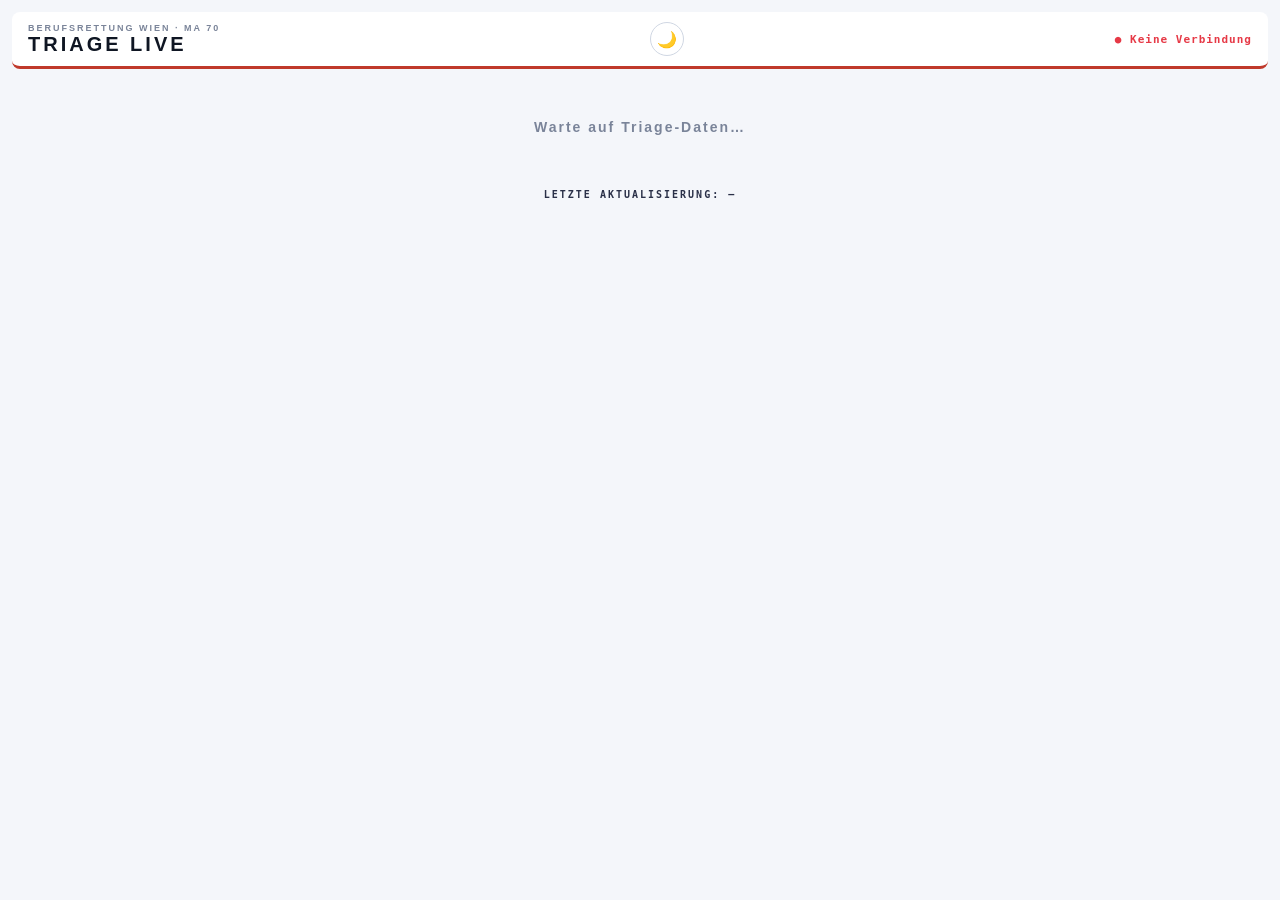
<file: triage-dashboard.html>
<!DOCTYPE html>
<html lang="de" data-theme="light">
<head>
<meta charset="UTF-8">
<meta name="viewport" content="width=device-width, initial-scale=1.0">
<title>Triage Live – Berufsrettung Wien</title>
<style>
  :root {
    --bg:     #f4f6fa;
    --panel:  #ffffff;
    --card:   #ffffff;
    --border: #d0d7e3;
    --text:   #0f1623;
    --dim:    #7a8499;
    --blue:   #1a56db;
    --rot:    #c0392b;
    --gelb:   #c47d00;
    --gruen:  #1a7a52;
    --shadow: 0 1px 4px rgba(0,0,0,0.10);
  }
  [data-theme="dark"] {
    --bg:     #0d0f14;
    --panel:  #141720;
    --card:   #1a1f2e;
    --border: #2a3048;
    --text:   #e8ecf4;
    --dim:    #4a5268;
    --blue:   #4895ef;
    --rot:    #e63946;
    --gelb:   #f4a261;
    --gruen:  #2ec4b6;
    --shadow: 0 1px 4px rgba(0,0,0,0.4);
  }
  .theme-toggle {
    background: var(--card);
    border: 1.5px solid var(--border);
    color: var(--text);
    width: 34px; height: 34px;
    border-radius: 50%;
    font-size: 16px;
    cursor: pointer;
    display: flex; align-items: center; justify-content: center;
    transition: all 0.2s;
    flex-shrink: 0;
  }
  .theme-toggle:hover { border-color: var(--blue); }
@import url('https://fonts.googleapis.com/css2?family=Rajdhani:wght@600;700&family=Share+Tech+Mono&display=swap');
* { box-sizing:border-box; margin:0; padding:0; }
body { font-family:'Rajdhani',sans-serif; font-weight:600; background:var(--bg); color:var(--text); min-height:100vh; padding:12px; }
header { background:var(--panel); border-bottom:3px solid #c0392b; border-radius:8px; padding:10px 16px; display:flex; justify-content:space-between; align-items:center; margin-bottom:10px; }
header h1 { font-size:clamp(14px,3vw,20px); letter-spacing:3px; text-transform:uppercase; }
header p  { font-size:9px; letter-spacing:2px; color:var(--dim); text-transform:uppercase; }
#status { font-family:'Share Tech Mono',monospace; font-size:11px; letter-spacing:1px; color:var(--dim); }
#status.online { color:#2ec4b6; } #status.offline { color:#e63946; }
#einsatz-filter { margin-bottom:10px; display:none; }
.ef-label { font-size:10px; letter-spacing:3px; text-transform:uppercase; color:var(--dim); margin-bottom:6px; }
#ef-buttons { display:flex; flex-wrap:wrap; gap:6px; }
.ef-btn { padding:7px 14px; background:var(--card); border:1.5px solid var(--border); border-radius:20px; color:var(--dim); font-family:'Rajdhani',sans-serif; font-size:13px; font-weight:700; letter-spacing:1px; text-transform:uppercase; cursor:pointer; transition:all 0.15s; }
.ef-btn.active { border-color:var(--blue); color:var(--blue); background:rgba(72,149,239,0.1); }
.gesamt-card { background:var(--card); border:1.5px solid var(--border); border-radius:8px; padding:14px 16px; text-align:center; margin-bottom:10px; }
.gl { font-size:10px; letter-spacing:3px; text-transform:uppercase; color:var(--blue); border-bottom:1px solid var(--border); padding-bottom:6px; margin-bottom:8px; }
.gn { font-family:'Share Tech Mono',monospace; font-size:clamp(32px,9vw,52px); font-weight:700; color:#f4d35e; }
.farb-grid { display:grid; grid-template-columns:1fr 1fr; gap:10px; margin-bottom:10px; }
.fc { background:var(--card); border-radius:10px; padding:16px 12px; text-align:center; }
.fc.rot    { border:2.5px solid #c0392b; background:rgba(192,57,43,0.1); }
.fc.gelb   { border:2.5px solid #c47d00; background:rgba(196,125,0,0.1); }
.fc.gruen  { border:2.5px solid #1a7a52; background:rgba(26,122,82,0.1); }
.fc.schwarz{ border:2.5px solid #555;    background:rgba(80,80,80,0.1); }
.fn { font-size:clamp(15px,4vw,20px); font-weight:700; letter-spacing:2px; text-transform:uppercase; margin-bottom:4px; }
.fc.rot    .fn{color:#e74c3c;} .fc.gelb .fn{color:#f39c12;} .fc.gruen .fn{color:#2ecc71;} .fc.schwarz .fn{color:#bbb;}
.fz { font-family:'Share Tech Mono',monospace; font-size:clamp(36px,10vw,58px); font-weight:700; line-height:1; }
.fc.rot    .fz{color:#e74c3c;} .fc.gelb .fz{color:#f39c12;} .fc.gruen .fz{color:#2ecc71;} .fc.schwarz .fz{color:#bbb;}
.fsk { font-size:10px; letter-spacing:1px; opacity:0.5; margin-top:4px; }
.abschnitte-card { background:var(--card); border:1.5px solid var(--border); border-radius:8px; padding:12px 14px; margin-bottom:10px; display:none; }
.at { font-size:10px; letter-spacing:3px; text-transform:uppercase; color:var(--blue); border-bottom:1px solid var(--border); padding-bottom:6px; margin-bottom:10px; }
.ab-row { display:grid; grid-template-columns:1fr auto auto auto auto; gap:10px; align-items:center; padding:8px 0; border-bottom:1px solid rgba(255,255,255,0.04); }
.ab-row:last-child { border-bottom:none; }
.ab-name { font-size:clamp(13px,2.5vw,16px); font-weight:700; }
.abr{color:#e74c3c;font-family:'Share Tech Mono',monospace;font-weight:700;font-size:clamp(16px,3.5vw,22px);}
.abg{color:#f39c12;font-family:'Share Tech Mono',monospace;font-weight:700;font-size:clamp(16px,3.5vw,22px);}
.abgr{color:#2ecc71;font-family:'Share Tech Mono',monospace;font-weight:700;font-size:clamp(16px,3.5vw,22px);}
.abs{color:#bbb;font-family:'Share Tech Mono',monospace;font-weight:700;font-size:clamp(16px,3.5vw,22px);}
#no-data { text-align:center; padding:40px; color:var(--dim); font-size:14px; letter-spacing:2px; }
#main { display:none; }
footer { text-align:center; color:#2a3048; font-size:10px; letter-spacing:2px; margin-top:14px; font-family:'Share Tech Mono',monospace; }
</style>
</head>
<body>
<header>
  <div><p>Berufsrettung Wien · MA 70</p><h1>Triage Live</h1></div>
  <button class="theme-toggle" onclick="toggleTheme()" id="themeBtn" title="Hell/Dunkel">🌙</button>
  <div id="status">● Verbinde…</div>
</header>
<div id="einsatz-filter">
  <div class="ef-label">Triage auswählen:</div>
  <div id="ef-buttons"></div>
</div>
<div id="no-data">Warte auf Triage-Daten…</div>
<div id="main">
  <div class="gesamt-card">
    <div class="gl" id="gl">Gesamt triagiert</div>
    <div class="gn" id="d-gesamt">0</div>
  </div>
  <div class="farb-grid">
    <div class="fc rot">    <div class="fn">Rot</div>    <div class="fz" id="d-rot">0</div>    <div class="fsk">SK I · Sofort</div></div>
    <div class="fc gelb">   <div class="fn">Gelb</div>   <div class="fz" id="d-gelb">0</div>   <div class="fsk">SK II · Dringend</div></div>
    <div class="fc gruen">  <div class="fn">Grün</div>   <div class="fz" id="d-gruen">0</div>  <div class="fsk">SK III · Leicht</div></div>
    <div class="fc schwarz"><div class="fn">Schwarz</div><div class="fz" id="d-schwarz">0</div><div class="fsk">SK IV · Verstorben</div></div>
  </div>
  <div class="abschnitte-card" id="abschnitte-card">
    <div class="at">Triage-Teams</div>
    <div id="abschnitte-list"></div>
  </div>
</div>
<footer>LETZTE AKTUALISIERUNG: <span id="lu">–</span></footer>

<script>
const FB = "https://vorsichtung-default-rtdb.europe-west1.firebasedatabase.app"
const statusEl = document.getElementById("status")
let aktiverEinsatz = null
let alleData = {}

function setEinsatz(key){
  aktiverEinsatz = (aktiverEinsatz===key) ? null : key
  document.querySelectorAll(".ef-btn").forEach(b=>b.classList.toggle("active", b.dataset.key===aktiverEinsatz))
  render()
}

function render(){
  const einsaetze = Object.entries(alleData).filter(([k,v])=>v&&v.name)
  if(!einsaetze.length) return

  // Filter-Buttons
  const fd=document.getElementById("einsatz-filter"), btns=document.getElementById("ef-buttons")
  if(einsaetze.length>1){
    fd.style.display="block"
    btns.innerHTML=einsaetze.map(([k,e])=>
      `<button class="ef-btn${aktiverEinsatz===k?" active":""}" data-key="${k}" onclick="setEinsatz('${k}')">${e.name}</button>`
    ).join("")
  } else {
    fd.style.display="none"
    aktiverEinsatz=einsaetze[0][0]
  }

  const gefiltert = aktiverEinsatz ? einsaetze.filter(([k])=>k===aktiverEinsatz) : einsaetze
  let r=0,g=0,gr=0,sw=0; const abs=[]

  gefiltert.forEach(([k,e])=>{
    const a=e.abschnitte?Object.values(e.abschnitte):[]
    a.forEach(ab=>{ r+=ab.rot||0; g+=ab.gelb||0; gr+=ab.gruen||0; sw+=ab.schwarz||0; if(ab.name) abs.push(ab) })
  })

  document.getElementById("no-data").style.display="none"
  document.getElementById("main").style.display="block"
  document.getElementById("gl").textContent = aktiverEinsatz&&gefiltert.length ? "Triage – "+gefiltert[0][1].name : "Gesamt triagiert"
  document.getElementById("d-gesamt").textContent=r+g+gr+sw
  document.getElementById("d-rot").textContent=r
  document.getElementById("d-gelb").textContent=g
  document.getElementById("d-gruen").textContent=gr
  document.getElementById("d-schwarz").textContent=sw

  const card=document.getElementById("abschnitte-card"), list=document.getElementById("abschnitte-list")
  if(abs.length>1){
    card.style.display="block"
    list.innerHTML=abs.sort((a,b)=>(b.rot||0)-(a.rot||0)).map(ab=>
      `<div class="ab-row"><span class="ab-name">${ab.name}</span><span class="abr">${ab.rot||0}</span><span class="abg">${ab.gelb||0}</span><span class="abgr">${ab.gruen||0}</span><span class="abs">${ab.schwarz||0}</span></div>`
    ).join("")
  } else { card.style.display="none" }
}

async function fetchData(){
  try {
    const res=await fetch(FB+"/triage-einsaetze.json?t="+Date.now())
    if(!res.ok) throw new Error()
    const data=await res.json()
    if(!data){ statusEl.textContent="● Warte…"; statusEl.className="offline"; return }
    alleData=data; render()
    const ts=Object.values(data).flatMap(e=>e.abschnitte?Object.values(e.abschnitte):[]).filter(a=>a.ts).sort((a,b)=>b.ts.localeCompare(a.ts))[0]?.ts
    if(ts) document.getElementById("lu").textContent=new Date(ts).toLocaleTimeString("de-AT")
    statusEl.textContent="● LIVE"; statusEl.className="online"
  } catch { statusEl.textContent="● Keine Verbindung"; statusEl.className="offline" }
}

fetchData()
setInterval(fetchData,5000)

function toggleTheme(){
  const html = document.documentElement
  const isDark = html.getAttribute("data-theme") === "dark"
  html.setAttribute("data-theme", isDark ? "light" : "dark")
  const btn = document.getElementById("themeBtn")
  if(btn) btn.textContent = isDark ? "🌙" : "☀"
  try{ localStorage.setItem("theme", isDark ? "light" : "dark") }catch{}
}
// Theme beim Laden wiederherstellen
;(function(){
  try{
    const t = localStorage.getItem("theme")
    if(t === "dark"){
      document.documentElement.setAttribute("data-theme","dark")
      document.addEventListener("DOMContentLoaded",()=>{
        const b=document.getElementById("themeBtn"); if(b) b.textContent="☀"
      })
    }
  }catch{}
})();

</script>
</body>
</html>
</file>
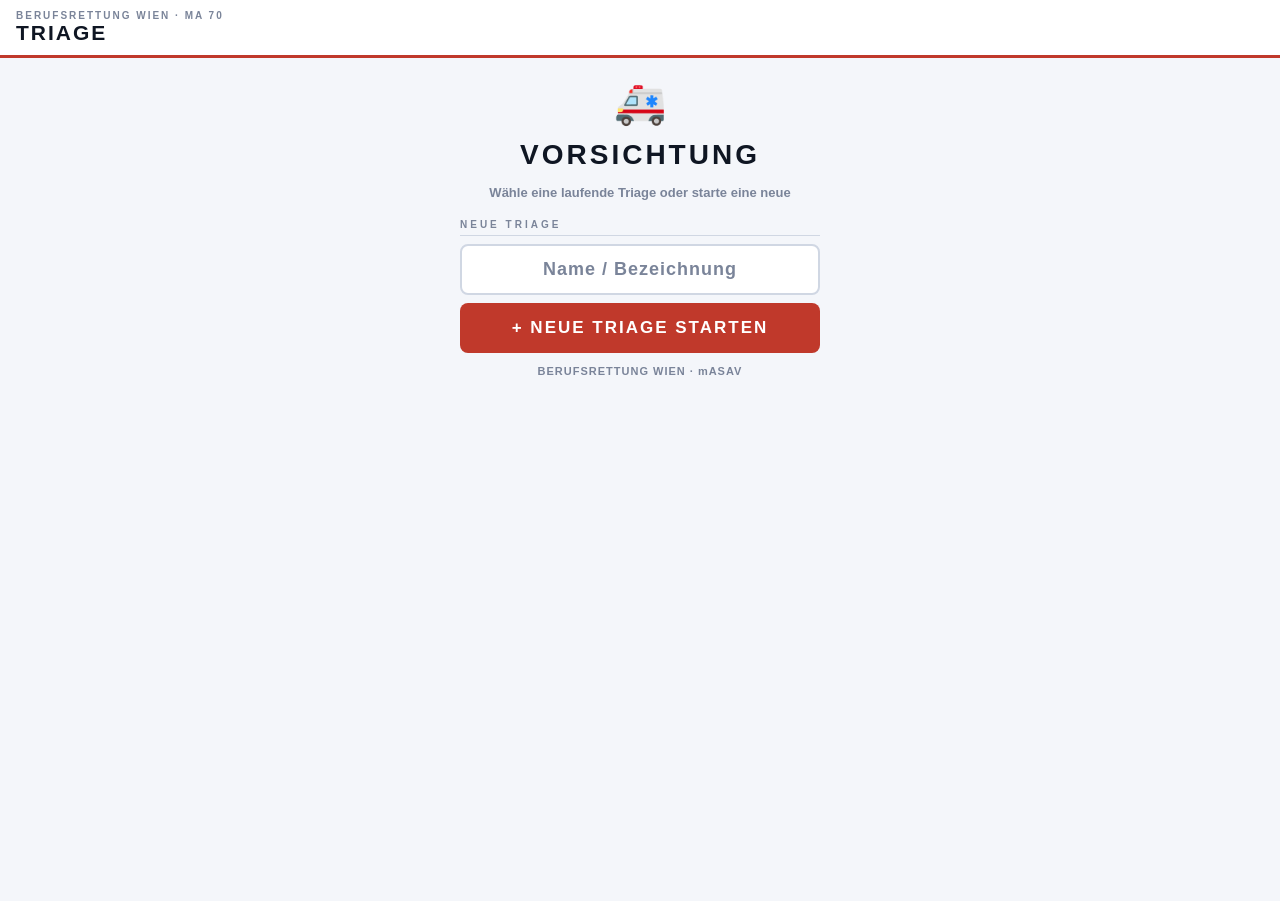
<file: triage-sanhist.html>
<!DOCTYPE html>
<html lang="de" data-theme="light">
<head>
<meta charset="UTF-8">
<meta name="viewport" content="width=device-width, initial-scale=1.0, maximum-scale=1.0, user-scalable=no">
<title>Triage – Berufsrettung Wien</title>
<style>
  :root {
    --bg:     #f4f6fa;
    --panel:  #ffffff;
    --card:   #ffffff;
    --border: #d0d7e3;
    --text:   #0f1623;
    --dim:    #7a8499;
    --blue:   #1a56db;
    --rot:    #c0392b;
    --gelb:   #c47d00;
    --gruen:  #1a7a52;
    --shadow: 0 1px 4px rgba(0,0,0,0.10);
  }
  [data-theme="dark"] {
    --bg:     #0d0f14;
    --panel:  #141720;
    --card:   #1a1f2e;
    --border: #2a3048;
    --text:   #e8ecf4;
    --dim:    #4a5268;
    --blue:   #4895ef;
    --rot:    #e63946;
    --gelb:   #f4a261;
    --gruen:  #2ec4b6;
    --shadow: 0 1px 4px rgba(0,0,0,0.4);
  }
  .theme-toggle {
    background: var(--card);
    border: 1.5px solid var(--border);
    color: var(--text);
    width: 34px; height: 34px;
    border-radius: 50%;
    font-size: 16px;
    cursor: pointer;
    display: flex; align-items: center; justify-content: center;
    transition: all 0.2s;
    flex-shrink: 0;
  }
  .theme-toggle:hover { border-color: var(--blue); }
@import url('https://fonts.googleapis.com/css2?family=Rajdhani:wght@600;700&family=Share+Tech+Mono&display=swap');

* { box-sizing: border-box; margin: 0; padding: 0; -webkit-tap-highlight-color: transparent; }

body { font-family:'Rajdhani',sans-serif; font-weight:600; background:var(--bg); color:var(--text); min-height:100vh; }

header { background:var(--panel); border-bottom:3px solid var(--rot); padding:10px 16px; display:flex; justify-content:space-between; align-items:center; position:sticky; top:0; z-index:100; }
.hl h1 { font-size:clamp(15px,4vw,21px); letter-spacing:2px; text-transform:uppercase; }
.hl p  { font-size:10px; letter-spacing:2px; color:var(--dim); text-transform:uppercase; }
#hinfo { font-family:'Share Tech Mono',monospace; font-size:11px; color:var(--blue); text-align:right; }

.screen { display:none; }
.screen.active { display:flex; flex-direction:column; }

/* START */
#screen-einsatz { padding:16px; max-width:540px; margin:0 auto; width:100%; align-items:center; gap:12px; padding-top:20px; min-height:calc(100vh - 57px); overflow-y:auto; }
#screen-einsatz h2 { font-size:clamp(18px,5vw,28px); letter-spacing:3px; text-transform:uppercase; }
#screen-einsatz > p { color:var(--dim); font-size:13px; text-align:center; max-width:340px; line-height:1.5; }

.slabel { width:100%; max-width:360px; font-size:10px; letter-spacing:3px; text-transform:uppercase; color:var(--dim); border-bottom:1px solid var(--border); padding-bottom:5px; margin-top:4px; }
.inp { width:100%; max-width:360px; padding:13px 16px; background:var(--card); border:2px solid var(--border); border-radius:8px; color:var(--text); font-family:'Rajdhani',sans-serif; font-size:18px; font-weight:700; letter-spacing:1px; outline:none; text-align:center; }
.inp:focus { border-color:var(--blue); }
.inp::placeholder { color:var(--dim); font-weight:600; }

.btn-p { width:100%; max-width:360px; padding:15px; background:var(--rot); color:#fff; border:none; border-radius:8px; font-family:'Rajdhani',sans-serif; font-size:17px; font-weight:700; letter-spacing:2px; text-transform:uppercase; cursor:pointer; transition:all 0.15s; }
.btn-p:active { transform:scale(0.97); }
.btn-s { width:100%; max-width:360px; padding:11px; background:transparent; border:1.5px solid var(--border); color:var(--dim); border-radius:8px; font-family:'Rajdhani',sans-serif; font-size:14px; font-weight:700; letter-spacing:1px; text-transform:uppercase; cursor:pointer; transition:all 0.15s; }
.btn-s:hover { border-color:var(--blue); color:var(--blue); }

.e-item { display:flex; justify-content:space-between; align-items:center; padding:11px 13px; background:var(--card); border:1.5px solid var(--border); border-radius:8px; cursor:pointer; margin-bottom:6px; transition:all 0.15s; }
.e-item:hover { border-color:var(--blue); }
.e-item:active { transform:scale(0.98); }
.ei-n { font-size:15px; font-weight:700; letter-spacing:1px; }
.ei-c { font-family:'Share Tech Mono',monospace; font-size:12px; }
.er { color:#e74c3c; } .eg { color:#f39c12; } .egr { color:#2ecc71; }

/* SUBHEADER */
#subheader { background:var(--panel); border-bottom:1px solid var(--border); padding:7px 16px; display:none; position:sticky; top:57px; z-index:90; }
.shi { max-width:540px; margin:0 auto; display:flex; justify-content:space-between; align-items:center; }
#einsatz-label { font-size:11px; letter-spacing:2px; text-transform:uppercase; color:var(--blue); }
.btn-back { background:transparent; border:1px solid var(--border); color:var(--dim); padding:4px 10px; border-radius:4px; font-family:'Rajdhani',sans-serif; font-size:11px; font-weight:700; letter-spacing:1px; text-transform:uppercase; cursor:pointer; }
.btn-back:hover { border-color:var(--rot); color:var(--rot); }

/* TABS */
#navtabs { display:none; position:sticky; top:92px; z-index:89; background:var(--bg); border-bottom:1px solid var(--border); }
.ni { display:grid; grid-template-columns:1fr 1fr; max-width:540px; margin:0 auto; }
.ntab { padding:10px; background:transparent; border:none; border-bottom:3px solid transparent; color:var(--dim); font-family:'Rajdhani',sans-serif; font-size:13px; font-weight:700; letter-spacing:2px; text-transform:uppercase; cursor:pointer; text-align:center; }
.ntab.active { color:#e74c3c; border-bottom-color:#e74c3c; }

/* ABSCHNITT */
#screen-abschnitt { padding:16px; max-width:540px; margin:0 auto; width:100%; align-items:center; gap:12px; padding-top:16px; min-height:calc(100vh - 92px); overflow-y:auto; }
.a-item { display:flex; justify-content:space-between; align-items:center; padding:12px 14px; background:var(--card); border:1.5px solid var(--border); border-left:4px solid var(--blue); border-radius:8px; cursor:pointer; margin-bottom:6px; transition:all 0.15s; }
.a-item:hover { border-color:var(--blue); }
.a-item:active { transform:scale(0.98); }
.ai-n { font-size:15px; font-weight:700; letter-spacing:1px; }
.ai-c { font-family:'Share Tech Mono',monospace; font-size:13px; }

/* ALGO + ZAEHLER */
#screen-algo   { padding:16px; max-width:540px; margin:0 auto; width:100%; padding-bottom:100px; }
#screen-zaehler{ padding:16px; max-width:540px; margin:0 auto; width:100%; padding-bottom:100px; }

/* ALGO */
.step-card { background:var(--card); border:2px solid var(--border); border-radius:12px; padding:20px; margin-bottom:12px; animation:fi 0.2s ease; }
@keyframes fi { from{opacity:0;transform:translateY(8px)} to{opacity:1;transform:translateY(0)} }
.sq { font-size:clamp(18px,5vw,26px); font-weight:700; line-height:1.3; margin-bottom:10px; }
.sh { font-size:13px; color:var(--dim); margin-bottom:13px; line-height:1.5; font-style:italic; }
.sbtns { display:grid; grid-template-columns:1fr 1fr; gap:10px; }
.sbtn { padding:15px 10px; border:none; border-radius:8px; font-family:'Rajdhani',sans-serif; font-size:17px; font-weight:700; letter-spacing:1px; text-transform:uppercase; cursor:pointer; transition:all 0.15s; }
.sbtn:active { transform:scale(0.96); }
.bja   { background:#1a7a52; color:#fff; }
.bnein { background:var(--card); color:var(--text); border:1.5px solid var(--border); }

.rc { border-radius:12px; padding:22px 18px; text-align:center; margin-bottom:12px; animation:fi 0.3s ease; }
.rc.rot    { background:rgba(192,57,43,0.15); border:3px solid var(--rot); }
.rc.gelb   { background:rgba(196,125,0,0.15);  border:3px solid var(--gelb); }
.rc.gruen  { background:rgba(26,122,82,0.15);  border:3px solid var(--gruen); }
.rc.schwarz{ background:rgba(44,44,44,0.4);    border:3px solid #666; }
.rn { font-size:clamp(30px,9vw,50px); font-weight:700; letter-spacing:3px; text-transform:uppercase; }
.rc.rot    .rn { color:#e74c3c; }
.rc.gelb   .rn { color:#f39c12; }
.rc.gruen  .rn { color:#2ecc71; }
.rc.schwarz .rn{ color:#aaa; }
.rd { font-size:14px; margin-top:6px; opacity:0.8; line-height:1.4; }
.rsk{ font-family:'Share Tech Mono',monospace; font-size:11px; margin-top:4px; opacity:0.5; }

.bzl { width:100%; padding:17px; border:none; border-radius:10px; font-family:'Rajdhani',sans-serif; font-size:19px; font-weight:700; letter-spacing:2px; text-transform:uppercase; cursor:pointer; margin-bottom:8px; }
.bzl:active { transform:scale(0.97); }
.bzl.rot    { background:var(--rot);   color:#fff; }
.bzl.gelb   { background:var(--gelb);  color:#fff; }
.bzl.gruen  { background:var(--gruen); color:#fff; }
.bzl.schwarz{ background:#444;         color:#fff; }
.bnu { width:100%; padding:12px; background:var(--card); border:1.5px solid var(--border); color:var(--text); border-radius:8px; font-family:'Rajdhani',sans-serif; font-size:14px; font-weight:700; letter-spacing:1px; text-transform:uppercase; cursor:pointer; margin-bottom:6px; }
.bnu:hover { border-color:var(--blue); color:var(--blue); }

/* SCHNELL */
.sg { display:grid; grid-template-columns:1fr 1fr; gap:10px; margin-bottom:10px; }
.sb { display:flex; flex-direction:column; align-items:center; justify-content:center; padding:18px 10px; border:none; border-radius:12px; cursor:pointer; transition:all 0.15s; min-height:115px; }
.sb:active { transform:scale(0.95); }
.sb.rot    { background:rgba(192,57,43,0.2); border:2.5px solid var(--rot); }
.sb.gelb   { background:rgba(196,125,0,0.2);  border:2.5px solid var(--gelb); }
.sb.gruen  { background:rgba(26,122,82,0.2);  border:2.5px solid var(--gruen); }
.sb.schwarz{ background:rgba(80,80,80,0.2);   border:2.5px solid #555; }
.sbn { font-size:clamp(15px,4vw,20px); font-weight:700; letter-spacing:2px; text-transform:uppercase; margin-bottom:3px; }
.sb.rot    .sbn { color:#e74c3c; } .sb.gelb   .sbn { color:#f39c12; }
.sb.gruen  .sbn { color:#2ecc71; } .sb.schwarz .sbn{ color:#bbb; }
.sbz { font-family:'Share Tech Mono',monospace; font-size:clamp(36px,10vw,54px); font-weight:700; line-height:1; }
.sb.rot    .sbz { color:#e74c3c; } .sb.gelb   .sbz { color:#f39c12; }
.sb.gruen  .sbz { color:#2ecc71; } .sb.schwarz .sbz{ color:#bbb; }
.sbs { font-size:10px; letter-spacing:2px; opacity:0.5; margin-top:3px; }
.ur { display:grid; grid-template-columns:1fr 1fr 1fr 1fr; gap:6px; margin-bottom:10px; }
.bu { padding:8px 4px; background:var(--card); border:1.5px solid var(--border); border-radius:6px; color:var(--dim); font-family:'Rajdhani',sans-serif; font-size:11px; font-weight:700; letter-spacing:1px; text-transform:uppercase; cursor:pointer; text-align:center; }
.bu:hover { color:var(--text); }

/* COUNTER BAR */
#cbar { position:fixed; bottom:0; left:0; right:0; background:var(--panel); border-top:2px solid var(--border); padding:7px 16px; display:none; z-index:200; }
.cg { display:grid; grid-template-columns:1fr 1fr 1fr 1fr; gap:6px; max-width:540px; margin:0 auto; }
.ci { display:flex; flex-direction:column; align-items:center; background:var(--card); border-radius:6px; padding:5px 4px; border:2px solid transparent; }
.ci.rot    { border-color:rgba(192,57,43,0.5); } .ci.gelb   { border-color:rgba(196,125,0,0.5); }
.ci.gruen  { border-color:rgba(26,122,82,0.5); } .ci.schwarz{ border-color:rgba(100,100,100,0.5); }
.cl { font-size:9px; letter-spacing:2px; text-transform:uppercase; margin-bottom:1px; }
.ci.rot    .cl { color:#e74c3c; } .ci.gelb   .cl { color:#f39c12; }
.ci.gruen  .cl { color:#2ecc71; } .ci.schwarz .cl{ color:#aaa; }
.cn { font-family:'Share Tech Mono',monospace; font-size:clamp(19px,5vw,28px); font-weight:700; line-height:1; }
.ci.rot    .cn { color:#e74c3c; } .ci.gelb   .cn { color:#f39c12; }
.ci.gruen  .cn { color:#2ecc71; } .ci.schwarz .cn{ color:#aaa; }

#fdot { position:fixed; right:10px; bottom:68px; width:8px; height:8px; border-radius:50%; background:var(--dim); display:none; z-index:300; transition:background 0.3s; }
#fdot.ok  { background:#2ec4b6; }
#fdot.err { background:#e63946; }
</style>
</head>
<body>

<header>
  <div class="hl">
    <p>Berufsrettung Wien · MA 70</p>
    <h1>Triage</h1>
  </div>
  <div id="hinfo"></div>
</header>

<div id="subheader">
  <div class="shi">
    <div id="einsatz-label"></div>
    <button class="btn-back" onclick="zurueck()">⟵ Wechseln</button>
  </div>
</div>

<div id="navtabs">
  <div class="ni">
    <button class="ntab active" id="t-algo"    onclick="tab('algo')">⚕ mASAV</button>
    <button class="ntab"        id="t-zaehler" onclick="tab('zaehler')">⬛ Schnellzähler</button>
  </div>
</div>

<!-- SCREEN 1: EINSATZ -->
<div id="screen-einsatz" class="screen active">
  <div style="font-size:42px">🚑</div>
  <h2>Vorsichtung</h2>
  <p>Wähle eine laufende Triage oder starte eine neue</p>

  <div id="laufende-section" style="display:none;width:100%;max-width:360px">
    <div class="slabel">Laufende Triagen</div>
    <div id="laufende-liste" style="margin-top:8px"></div>
  </div>

  <div style="width:100%;max-width:360px">
    <div class="slabel">Neue Triage</div>
    <div style="margin-top:8px;display:flex;flex-direction:column;gap:8px">
      <input class="inp" id="inp-einsatz" placeholder="Name / Bezeichnung"
        autocomplete="off" autocorrect="off" spellcheck="false">
      <button class="btn-p" onclick="neuerEinsatz()">+ Neue Triage starten</button>
    </div>
  </div>

  <button class="btn-s" id="btn-alles-del" style="display:none;border-color:rgba(192,57,43,0.4);color:var(--rot)" onclick="alleLoeschen()">
    ✕ Alle Triagen löschen
  </button>

  <div style="color:var(--dim);font-size:11px;letter-spacing:1px;text-align:center">BERUFSRETTUNG WIEN · mASAV</div>
</div>

<!-- SCREEN 2: ABSCHNITT -->
<div id="screen-abschnitt" class="screen">
  <div style="width:100%;max-width:360px">
    <div class="slabel">Triage-Teams</div>
    <div id="abschnitt-liste" style="margin-top:8px"></div>
  </div>
  <div style="width:100%;max-width:360px">
    <div class="slabel" style="margin-top:4px">Neues Triage-Team</div>
    <div style="margin-top:8px;display:flex;flex-direction:column;gap:8px">
      <input class="inp" id="inp-abschnitt" placeholder="z.B. Triage-Team 1"
        autocomplete="off" autocorrect="off" spellcheck="false">
      <button class="btn-p" onclick="neuerAbschnitt()">+ Triage-Team starten</button>
    </div>
  </div>
  <button class="btn-s" style="border-color:rgba(192,57,43,0.35);color:var(--rot)" onclick="einsatzDel()">✕ Diese Triage löschen</button>
</div>

<!-- SCREEN 3: ALGO -->
<div id="screen-algo" class="screen">
  <div id="algo-content"></div>
</div>

<!-- SCREEN 4: ZAEHLER -->
<div id="screen-zaehler" class="screen">
  <div class="sg">
    <button class="sb rot"    onclick="zs('rot')">    <div class="sbn">Rot</div>    <div class="sbz" id="sz-rot">0</div>    <div class="sbs">SK I · Sofort</div></button>
    <button class="sb gelb"   onclick="zs('gelb')">   <div class="sbn">Gelb</div>   <div class="sbz" id="sz-gelb">0</div>   <div class="sbs">SK II · Dringend</div></button>
    <button class="sb gruen"  onclick="zs('gruen')">  <div class="sbn">Grün</div>   <div class="sbz" id="sz-gruen">0</div>  <div class="sbs">SK III · Leicht</div></button>
    <button class="sb schwarz" onclick="zs('schwarz')"><div class="sbn">Schwarz</div><div class="sbz" id="sz-schwarz">0</div><div class="sbs">SK IV · Verstorben</div></button>
  </div>
  <div class="ur">
    <button class="bu" onclick="undo('rot')">– Rot</button>
    <button class="bu" onclick="undo('gelb')">– Gelb</button>
    <button class="bu" onclick="undo('gruen')">– Grün</button>
    <button class="bu" onclick="undo('schwarz')">– Schwarz</button>
  </div>
  <button class="bnu" onclick="reset0()">Zähler auf 0</button>
</div>

<!-- COUNTER BAR -->
<div id="cbar">
  <div class="cg">
    <div class="ci rot">    <div class="cl">Rot</div>    <div class="cn" id="c-rot">0</div></div>
    <div class="ci gelb">   <div class="cl">Gelb</div>   <div class="cn" id="c-gelb">0</div></div>
    <div class="ci gruen">  <div class="cl">Grün</div>   <div class="cn" id="c-gruen">0</div></div>
    <div class="ci schwarz"><div class="cl">Schwarz</div><div class="cn" id="c-schwarz">0</div></div>
  </div>
</div>
<div id="fdot"></div>

<script>
const FB = "https://vorsichtung-default-rtdb.europe-west1.firebasedatabase.app"

let einsatzKey = null, einsatzName = ""
let abschnittKey = null, abschnittName = ""
let counts = {rot:0,gelb:0,gruen:0,schwarz:0}
let step = 0

// ── Firebase ──
function fkey(s){ return (s||"x").replace(/[^a-zA-Z0-9\u00e4\u00f6\u00fc\u00c4\u00d6\u00dc\u00df]/g,"_").substring(0,40) }
async function fget(p){ try{ const r=await fetch(FB+p+"?t="+Date.now()); return r.ok?await r.json():null }catch{return null} }
async function fset(p,d){ try{ await fetch(FB+p,{method:"PUT",headers:{"Content-Type":"application/json"},body:JSON.stringify(d)}) }catch{} }
async function fdel(p){ try{ await fetch(FB+p,{method:"DELETE"}) }catch{} }

// ── Screens ──
function show(id){
  document.querySelectorAll(".screen").forEach(s=>s.classList.remove("active"))
  document.getElementById("screen-"+id).classList.add("active")
}
function tab(t){
  ["algo","zaehler"].forEach(x=>{
    document.getElementById("screen-"+x).classList.remove("active")
    document.getElementById("t-"+x).classList.remove("active")
  })
  document.getElementById("screen-"+t).classList.add("active")
  document.getElementById("t-"+t).classList.add("active")
  if(t==="algo") zeige(0)
  if(t==="zaehler") upSZ()
}

// ── Einsätze ──
async function ladeEinsaetze(){
  const data = await fget("/triage-einsaetze.json")
  const sec = document.getElementById("laufende-section")
  const del = document.getElementById("btn-alles-del")
  const liste = document.getElementById("laufende-liste")

  if(!data){ sec.style.display="none"; del.style.display="none"; return }
  const eintr = Object.entries(data).filter(([k,v])=>v&&v.name)
  if(!eintr.length){ sec.style.display="none"; del.style.display="none"; return }

  sec.style.display="block"; del.style.display="block"
  liste.innerHTML = eintr.map(([k,e])=>{
    const abs = e.abschnitte ? Object.values(e.abschnitte) : []
    const r=abs.reduce((s,a)=>s+(a.rot||0),0), g=abs.reduce((s,a)=>s+(a.gelb||0),0)
    const gr=abs.reduce((s,a)=>s+(a.gruen||0),0)
    return `<div class="e-item" onclick="waehlEinsatz('${k}','${e.name.replace(/'/g,"\\'")}')">
      <span class="ei-n">${e.name}</span>
      <span class="ei-c"><span class="er">${r}R</span> <span class="eg">${g}G</span> <span class="egr">${gr}Gr</span></span>
    </div>`
  }).join("")
}

async function neuerEinsatz(){
  const name = document.getElementById("inp-einsatz").value.trim()
  if(!name){ document.getElementById("inp-einsatz").focus(); return }
  const k = fkey(name)+"_"+Date.now().toString().slice(-4)
  await fset("/triage-einsaetze/"+k+".json",{name,ts:new Date().toISOString()})
  document.getElementById("inp-einsatz").value=""
  waehlEinsatz(k,name)
}

async function waehlEinsatz(k,name){
  einsatzKey=k; einsatzName=name
  document.getElementById("einsatz-label").textContent="EINSATZ: "+name
  document.getElementById("subheader").style.display="block"
  await ladeTriage-Teams()
  show("abschnitt")
}

async function alleLoeschen(){
  if(!confirm("Wirklich alle Einsätze löschen?")) return
  await fdel("/triage-einsaetze.json"); ladeEinsaetze()
}

function zurueck(){
  einsatzKey=null; abschnittKey=null; counts={rot:0,gelb:0,gruen:0,schwarz:0}
  document.getElementById("subheader").style.display="none"
  document.getElementById("navtabs").style.display="none"
  document.getElementById("cbar").style.display="none"
  document.getElementById("fdot").style.display="none"
  document.getElementById("hinfo").innerHTML=""
  ladeEinsaetze(); show("einsatz")
}

// ── Triage-Teams ──
async function ladeTriage-Teams(){
  const data = await fget("/triage-einsaetze/"+einsatzKey+"/abschnitte.json")
  const liste = document.getElementById("abschnitt-liste")
  if(!data||!Object.keys(data).length){
    liste.innerHTML='<div style="color:var(--dim);font-size:13px;text-align:center;padding:12px">Noch kein Abschnitt – unten anlegen</div>'; return
  }
  liste.innerHTML = Object.entries(data).map(([k,ab])=>{
    const ges=(ab.rot||0)+(ab.gelb||0)+(ab.gruen||0)+(ab.schwarz||0)
    return `<div class="a-item" onclick="waehlAbschnitt('${k}','${(ab.name||k).replace(/'/g,"\\'")}',${ab.rot||0},${ab.gelb||0},${ab.gruen||0},${ab.schwarz||0})">
      <span class="ai-n">${ab.name||k}</span>
      <span class="ai-c" style="font-size:13px">
        <span style="color:#e74c3c">${ab.rot||0}</span>·<span style="color:#f39c12">${ab.gelb||0}</span>·<span style="color:#2ecc71">${ab.gruen||0}</span>·<span style="color:#aaa">${ab.schwarz||0}</span>
        <span style="color:var(--dim)"> =${ges}</span>
      </span>
    </div>`
  }).join("")
}

async function neuerAbschnitt(){
  const name=(document.getElementById("inp-abschnitt").value.trim()||"Abschnitt")
  const k=fkey(name)
  await fset("/triage-einsaetze/"+einsatzKey+"/abschnitte/"+k+".json",{name,rot:0,gelb:0,gruen:0,schwarz:0,ts:new Date().toISOString()})
  document.getElementById("inp-abschnitt").value=""
  waehlAbschnitt(k,name,0,0,0,0)
}

function waehlAbschnitt(k,name,r,g,gr,sw){
  abschnittKey=k; abschnittName=name
  counts={rot:r,gelb:g,gruen:gr,schwarz:sw}
  document.getElementById("navtabs").style.display="block"
  document.getElementById("cbar").style.display="block"
  document.getElementById("fdot").style.display="block"
  document.getElementById("hinfo").innerHTML=name
  upCB(); upSZ(); zeige(0); show("algo")
  document.querySelectorAll(".ntab").forEach(t=>t.classList.remove("active"))
  document.getElementById("t-algo").classList.add("active")
}

async function einsatzDel(){
  if(!confirm("Diese Triage löschen?")) return
  await fdel("/triage-einsaetze/"+einsatzKey+".json"); zurueck()
}

// ── Sync ──
async function sync(){
  if(!einsatzKey||!abschnittKey) return
  const dot=document.getElementById("fdot")
  try{
    await fset("/triage-einsaetze/"+einsatzKey+"/abschnitte/"+abschnittKey+".json",
      {name:abschnittName,...counts,ts:new Date().toISOString()})
    dot.className="ok"; setTimeout(()=>dot.className="",2000)
  }catch{ dot.className="err" }
}

// ── Zählen ──
function upCB(){
  ["rot","gelb","gruen","schwarz"].forEach(f=>{
    document.getElementById("c-"+f).textContent=counts[f]
  })
}
function upSZ(){
  ["rot","gelb","gruen","schwarz"].forEach(f=>{
    document.getElementById("sz-"+f).textContent=counts[f]
  })
}
function zs(f){ counts[f]++; upCB(); upSZ(); sync() }
function undo(f){ if(counts[f]>0){ counts[f]--; upCB(); upSZ(); sync() } }
function reset0(){
  if(!confirm("Zähler auf 0?")) return
  counts={rot:0,gelb:0,gruen:0,schwarz:0}; upCB(); upSZ(); sync()
}
function zaehleNeu(f){
  counts[f]++; upCB(); upSZ(); sync()
  const b=document.getElementById("cbar"); b.style.transform="translateY(-4px)"; setTimeout(()=>b.style.transform="",200)
  zeige(0)
}

// ── Algorithmus ──
const STEPS=[
  {q:"Ist der Patient gehfähig?",          h:"Kann die Person selbstständig aufstehen und einige Schritte gehen?",          ja:"gruen",   nein:1},
  {q:"Liegen tödliche Verletzungen vor?",   h:"Eindeutig nicht mit dem Leben vereinbare Verletzungen.",                       ja:"schwarz", nein:2},
  {q:"Liegt eine Atemstörung vor?",         h:"Keine Spontanatmung, verlegte Atemwege nicht zu beheben, schwere Atemnot?",   ja:"rot",     nein:3},
  {q:"Nicht stillbare Blutung?",            h:"Blutung mit direktem Druck oder Tourniquet nicht stillbar?",                   ja:"rot",     nein:4},
  {q:"Kein Radialispuls tastbar?",          h:"Puls am Handgelenk (Daumenseite) nicht tastbar oder sehr schwach?",           ja:"rot",     nein:5},
  {q:"Befolgt der Patient einfache Anweisungen?",h:"'Drücken Sie meine Hand' – reagiert der Patient gezielt?",              ja:"gelb",    nein:"rot"}
]
const ERG={
  rot:    {n:"ROT",    sk:"SK I · Sofort",      d:"Lebensbedrohlich verletzt – sofortige Behandlung"},
  gelb:   {n:"GELB",   sk:"SK II · Dringend",   d:"Schwer verletzt – dringende Behandlung notwendig"},
  gruen:  {n:"GRÜN",   sk:"SK III · Leicht",    d:"Leicht verletzt – Behandlung kann aufgeschoben werden"},
  schwarz:{n:"SCHWARZ",sk:"SK IV · Verstorben", d:"Verstorben oder keine Überlebenschance"}
}

function zeige(i){
  step=i; const s=STEPS[i]
  document.getElementById("algo-content").innerHTML=`
    <div style="font-size:10px;letter-spacing:2px;color:var(--dim);text-transform:uppercase;margin-bottom:10px;text-align:center">Schritt ${i+1} von ${STEPS.length}</div>
    <div class="step-card">
      <div class="sq">${s.q}</div>
      ${s.h?`<div class="sh">${s.h}</div>`:""}
      <div class="sbtns">
        <button class="sbtn bja"   onclick="antw(true)">✓ Ja</button>
        <button class="sbtn bnein" onclick="antw(false)">✗ Nein</button>
      </div>
    </div>
    <div style="display:flex;gap:4px;justify-content:center;margin-top:8px">
      ${STEPS.map((x,j)=>`<div style="flex:1;max-width:40px;height:4px;border-radius:2px;background:${j<i?"#e74c3c":j===i?"#4895ef":"var(--border)"}"></div>`).join("")}
    </div>`
}

function antw(ja){
  const s=STEPS[step], n=ja?s.ja:s.nein
  typeof n==="string" ? erg(n) : zeige(n)
}

function erg(key){
  const e=ERG[key]
  document.getElementById("algo-content").innerHTML=`
    <div class="rc ${key}">
      <div class="rn">${e.n}</div>
      <div class="rd">${e.d}</div>
      <div class="rsk">${e.sk}</div>
    </div>
    <button class="bzl ${key}" onclick="zaehleNeu('${key}')">+ Als ${e.n} zählen &amp; nächster Patient</button>
    <button class="bnu" onclick="zeige(0)">Nochmal ohne Zählen</button>
    <button class="bnu" onclick="tab('zaehler')">Zur Übersicht</button>`
}

// ── Init ──
document.addEventListener("DOMContentLoaded", ladeEinsaetze)
document.getElementById("inp-einsatz").addEventListener("keydown",   e=>{if(e.key==="Enter") neuerEinsatz()})
document.getElementById("inp-abschnitt").addEventListener("keydown", e=>{if(e.key==="Enter") neuerAbschnitt()})

function toggleTheme(){
  const html = document.documentElement
  const isDark = html.getAttribute("data-theme") === "dark"
  html.setAttribute("data-theme", isDark ? "light" : "dark")
  const btn = document.getElementById("themeBtn")
  if(btn) btn.textContent = isDark ? "🌙" : "☀"
  try{ localStorage.setItem("theme", isDark ? "light" : "dark") }catch{}
}
// Theme beim Laden wiederherstellen
;(function(){
  try{
    const t = localStorage.getItem("theme")
    if(t === "dark"){
      document.documentElement.setAttribute("data-theme","dark")
      document.addEventListener("DOMContentLoaded",()=>{
        const b=document.getElementById("themeBtn"); if(b) b.textContent="☀"
      })
    }
  }catch{}
})();

</script>
</body>
</html>
</file>
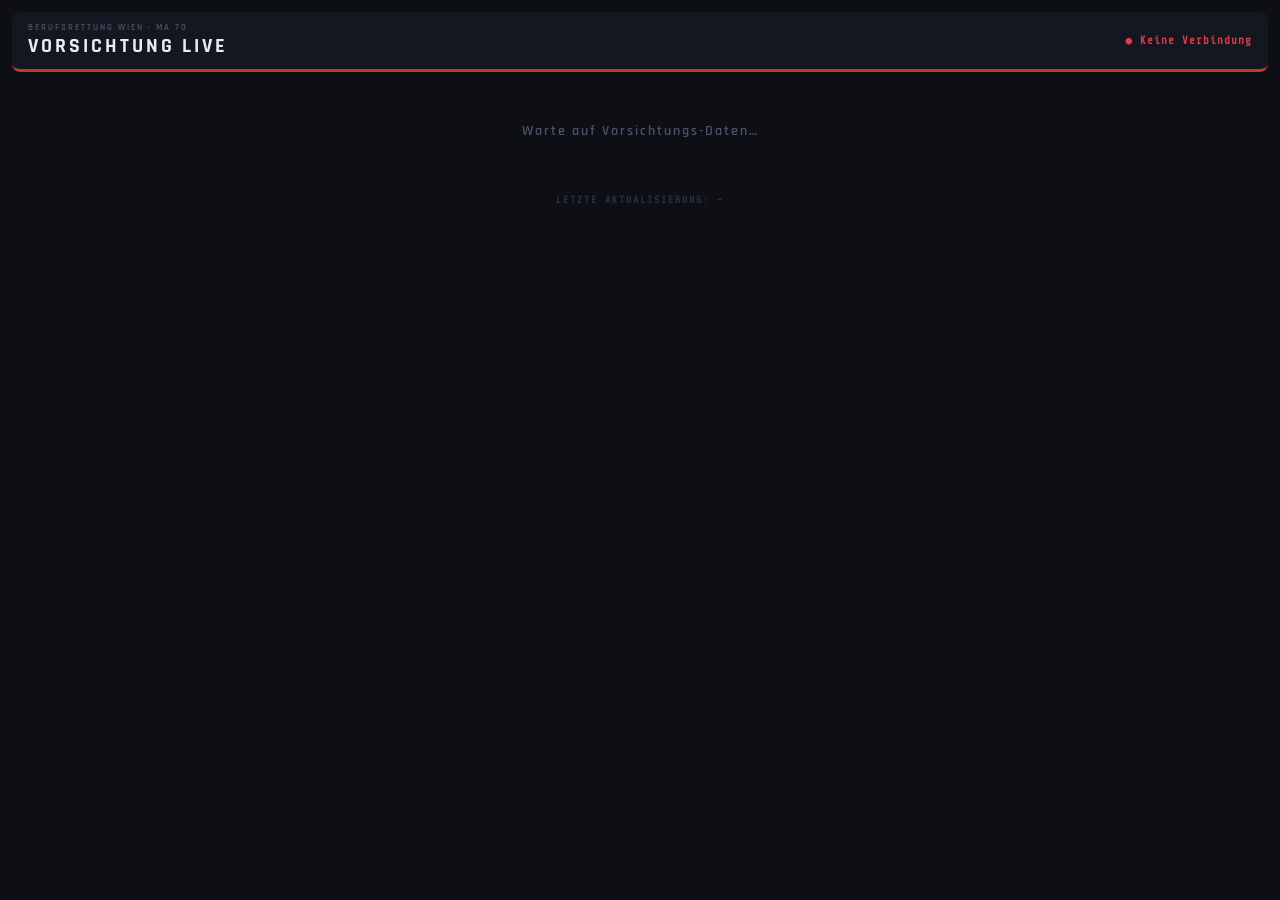
<file: vorsichtung-dashboard.html>
<!DOCTYPE html>
<html lang="de">
<head>
<meta charset="UTF-8">
<meta name="viewport" content="width=device-width, initial-scale=1.0">
<title>Vorsichtung Live – Berufsrettung Wien</title>
<style>
@import url('https://fonts.googleapis.com/css2?family=Rajdhani:wght@600;700&family=Share+Tech+Mono&display=swap');
* { box-sizing:border-box; margin:0; padding:0; }
body { font-family:'Rajdhani',sans-serif; font-weight:600; background:#0d0f14; color:#e8ecf4; min-height:100vh; padding:12px; }
header { background:#141720; border-bottom:3px solid #c0392b; border-radius:8px; padding:10px 16px; display:flex; justify-content:space-between; align-items:center; margin-bottom:10px; }
header h1 { font-size:clamp(14px,3vw,20px); letter-spacing:3px; text-transform:uppercase; }
header p  { font-size:9px; letter-spacing:2px; color:#4a5268; text-transform:uppercase; }
#status { font-family:'Share Tech Mono',monospace; font-size:11px; letter-spacing:1px; color:#4a5268; }
#status.online { color:#2ec4b6; } #status.offline { color:#e63946; }
#einsatz-filter { margin-bottom:10px; display:none; }
.ef-label { font-size:10px; letter-spacing:3px; text-transform:uppercase; color:#4a5268; margin-bottom:6px; }
#ef-buttons { display:flex; flex-wrap:wrap; gap:6px; }
.ef-btn { padding:7px 14px; background:#1a1f2e; border:1.5px solid #2a3048; border-radius:20px; color:#4a5268; font-family:'Rajdhani',sans-serif; font-size:13px; font-weight:700; letter-spacing:1px; text-transform:uppercase; cursor:pointer; transition:all 0.15s; }
.ef-btn.active { border-color:#4895ef; color:#4895ef; background:rgba(72,149,239,0.1); }
.gesamt-card { background:#1a1f2e; border:1.5px solid #2a3048; border-radius:8px; padding:14px 16px; text-align:center; margin-bottom:10px; }
.gl { font-size:10px; letter-spacing:3px; text-transform:uppercase; color:#4895ef; border-bottom:1px solid #2a3048; padding-bottom:6px; margin-bottom:8px; }
.gn { font-family:'Share Tech Mono',monospace; font-size:clamp(32px,9vw,52px); font-weight:700; color:#f4d35e; }
.farb-grid { display:grid; grid-template-columns:1fr 1fr; gap:10px; margin-bottom:10px; }
.fc { background:#1a1f2e; border-radius:10px; padding:16px 12px; text-align:center; }
.fc.rot    { border:2.5px solid #c0392b; background:rgba(192,57,43,0.1); }
.fc.gelb   { border:2.5px solid #c47d00; background:rgba(196,125,0,0.1); }
.fc.gruen  { border:2.5px solid #1a7a52; background:rgba(26,122,82,0.1); }
.fc.schwarz{ border:2.5px solid #555;    background:rgba(80,80,80,0.1); }
.fn { font-size:clamp(15px,4vw,20px); font-weight:700; letter-spacing:2px; text-transform:uppercase; margin-bottom:4px; }
.fc.rot    .fn{color:#e74c3c;} .fc.gelb .fn{color:#f39c12;} .fc.gruen .fn{color:#2ecc71;} .fc.schwarz .fn{color:#bbb;}
.fz { font-family:'Share Tech Mono',monospace; font-size:clamp(36px,10vw,58px); font-weight:700; line-height:1; }
.fc.rot    .fz{color:#e74c3c;} .fc.gelb .fz{color:#f39c12;} .fc.gruen .fz{color:#2ecc71;} .fc.schwarz .fz{color:#bbb;}
.fsk { font-size:10px; letter-spacing:1px; opacity:0.5; margin-top:4px; }
.abschnitte-card { background:#1a1f2e; border:1.5px solid #2a3048; border-radius:8px; padding:12px 14px; margin-bottom:10px; display:none; }
.at { font-size:10px; letter-spacing:3px; text-transform:uppercase; color:#4895ef; border-bottom:1px solid #2a3048; padding-bottom:6px; margin-bottom:10px; }
.ab-row { display:grid; grid-template-columns:1fr auto auto auto auto; gap:10px; align-items:center; padding:8px 0; border-bottom:1px solid rgba(255,255,255,0.04); }
.ab-row:last-child { border-bottom:none; }
.ab-name { font-size:clamp(13px,2.5vw,16px); font-weight:700; }
.abr{color:#e74c3c;font-family:'Share Tech Mono',monospace;font-weight:700;font-size:clamp(16px,3.5vw,22px);}
.abg{color:#f39c12;font-family:'Share Tech Mono',monospace;font-weight:700;font-size:clamp(16px,3.5vw,22px);}
.abgr{color:#2ecc71;font-family:'Share Tech Mono',monospace;font-weight:700;font-size:clamp(16px,3.5vw,22px);}
.abs{color:#bbb;font-family:'Share Tech Mono',monospace;font-weight:700;font-size:clamp(16px,3.5vw,22px);}
#no-data { text-align:center; padding:40px; color:#4a5268; font-size:14px; letter-spacing:2px; }
#main { display:none; }
footer { text-align:center; color:#2a3048; font-size:10px; letter-spacing:2px; margin-top:14px; font-family:'Share Tech Mono',monospace; }
</style>
</head>
<body>
<header>
  <div><p>Berufsrettung Wien · MA 70</p><h1>Vorsichtung Live</h1></div>
  <div id="status">● Verbinde…</div>
</header>
<div id="einsatz-filter">
  <div class="ef-label">Einsatz auswählen:</div>
  <div id="ef-buttons"></div>
</div>
<div id="no-data">Warte auf Vorsichtungs-Daten…</div>
<div id="main">
  <div class="gesamt-card">
    <div class="gl" id="gl">Gesamt gesichtet</div>
    <div class="gn" id="d-gesamt">0</div>
  </div>
  <div class="farb-grid">
    <div class="fc rot">    <div class="fn">Rot</div>    <div class="fz" id="d-rot">0</div>    <div class="fsk">SK I · Sofort</div></div>
    <div class="fc gelb">   <div class="fn">Gelb</div>   <div class="fz" id="d-gelb">0</div>   <div class="fsk">SK II · Dringend</div></div>
    <div class="fc gruen">  <div class="fn">Grün</div>   <div class="fz" id="d-gruen">0</div>  <div class="fsk">SK III · Leicht</div></div>
    <div class="fc schwarz"><div class="fn">Schwarz</div><div class="fz" id="d-schwarz">0</div><div class="fsk">SK IV · Verstorben</div></div>
  </div>
  <div class="abschnitte-card" id="abschnitte-card">
    <div class="at">Abschnitte</div>
    <div id="abschnitte-list"></div>
  </div>
</div>
<footer>LETZTE AKTUALISIERUNG: <span id="lu">–</span></footer>

<script>
const FB = "https://vorsichtung-default-rtdb.europe-west1.firebasedatabase.app"
const statusEl = document.getElementById("status")
let aktiverEinsatz = null
let alleData = {}

function setEinsatz(key){
  aktiverEinsatz = (aktiverEinsatz===key) ? null : key
  document.querySelectorAll(".ef-btn").forEach(b=>b.classList.toggle("active", b.dataset.key===aktiverEinsatz))
  render()
}

function render(){
  const einsaetze = Object.entries(alleData).filter(([k,v])=>v&&v.name)
  if(!einsaetze.length) return

  // Filter-Buttons
  const fd=document.getElementById("einsatz-filter"), btns=document.getElementById("ef-buttons")
  if(einsaetze.length>1){
    fd.style.display="block"
    btns.innerHTML=einsaetze.map(([k,e])=>
      `<button class="ef-btn${aktiverEinsatz===k?" active":""}" data-key="${k}" onclick="setEinsatz('${k}')">${e.name}</button>`
    ).join("")
  } else {
    fd.style.display="none"
    aktiverEinsatz=einsaetze[0][0]
  }

  const gefiltert = aktiverEinsatz ? einsaetze.filter(([k])=>k===aktiverEinsatz) : einsaetze
  let r=0,g=0,gr=0,sw=0; const abs=[]

  gefiltert.forEach(([k,e])=>{
    const a=e.abschnitte?Object.values(e.abschnitte):[]
    a.forEach(ab=>{ r+=ab.rot||0; g+=ab.gelb||0; gr+=ab.gruen||0; sw+=ab.schwarz||0; if(ab.name) abs.push(ab) })
  })

  document.getElementById("no-data").style.display="none"
  document.getElementById("main").style.display="block"
  document.getElementById("gl").textContent = aktiverEinsatz&&gefiltert.length ? "Gesamt – "+gefiltert[0][1].name : "Gesamt gesichtet"
  document.getElementById("d-gesamt").textContent=r+g+gr+sw
  document.getElementById("d-rot").textContent=r
  document.getElementById("d-gelb").textContent=g
  document.getElementById("d-gruen").textContent=gr
  document.getElementById("d-schwarz").textContent=sw

  const card=document.getElementById("abschnitte-card"), list=document.getElementById("abschnitte-list")
  if(abs.length>1){
    card.style.display="block"
    list.innerHTML=abs.sort((a,b)=>(b.rot||0)-(a.rot||0)).map(ab=>
      `<div class="ab-row"><span class="ab-name">${ab.name}</span><span class="abr">${ab.rot||0}</span><span class="abg">${ab.gelb||0}</span><span class="abgr">${ab.gruen||0}</span><span class="abs">${ab.schwarz||0}</span></div>`
    ).join("")
  } else { card.style.display="none" }
}

async function fetchData(){
  try {
    const res=await fetch(FB+"/einsaetze.json?t="+Date.now())
    if(!res.ok) throw new Error()
    const data=await res.json()
    if(!data){ statusEl.textContent="● Warte…"; statusEl.className="offline"; return }
    alleData=data; render()
    const ts=Object.values(data).flatMap(e=>e.abschnitte?Object.values(e.abschnitte):[]).filter(a=>a.ts).sort((a,b)=>b.ts.localeCompare(a.ts))[0]?.ts
    if(ts) document.getElementById("lu").textContent=new Date(ts).toLocaleTimeString("de-AT")
    statusEl.textContent="● LIVE"; statusEl.className="online"
  } catch { statusEl.textContent="● Keine Verbindung"; statusEl.className="offline" }
}

fetchData()
setInterval(fetchData,5000)
</script>
</body>
</html>
</file>
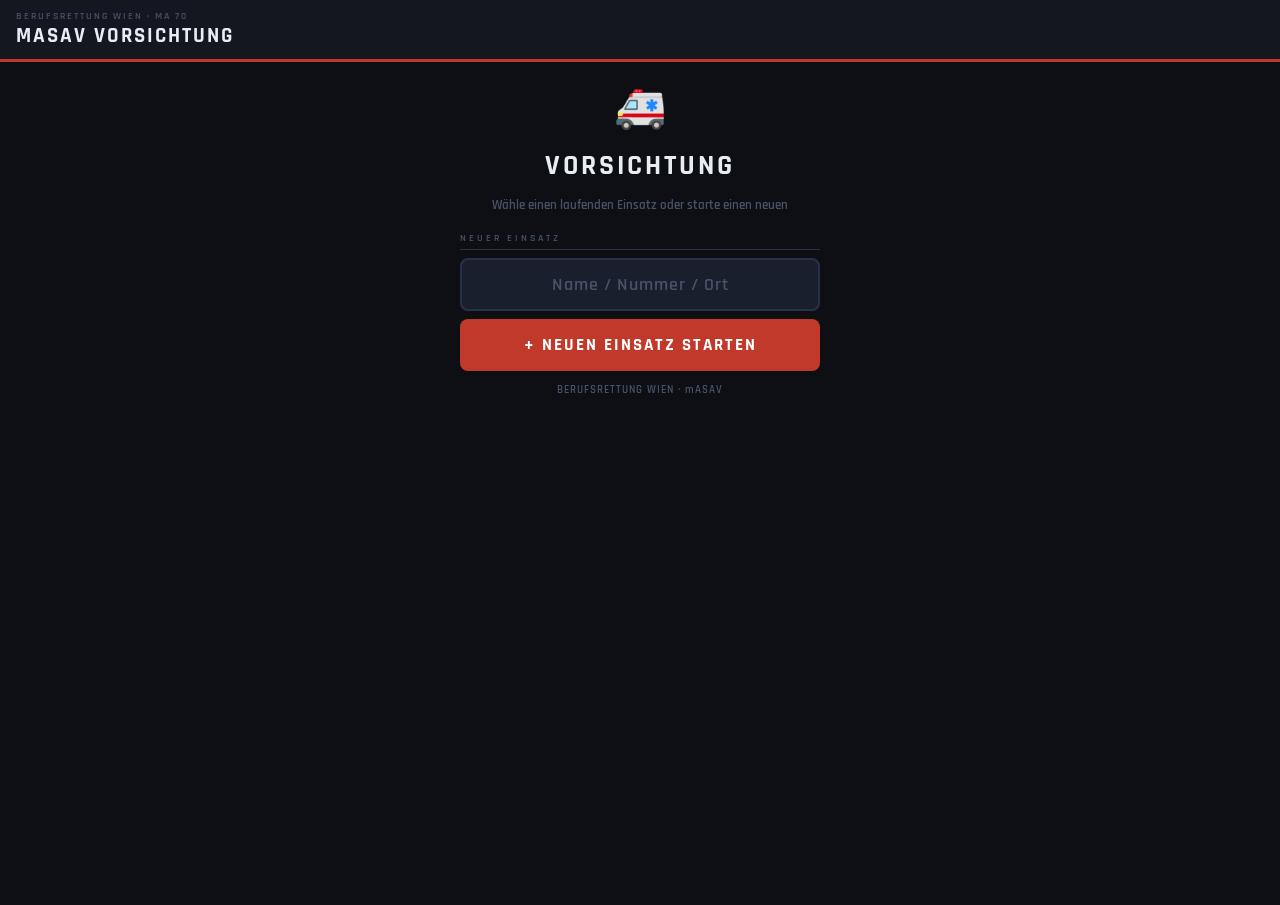
<file: vorsichtung.html>
<!DOCTYPE html>
<html lang="de">
<head>
<meta charset="UTF-8">
<meta name="viewport" content="width=device-width, initial-scale=1.0, maximum-scale=1.0, user-scalable=no">
<title>mASAV Vorsichtung – Berufsrettung Wien</title>
<style>
@import url('https://fonts.googleapis.com/css2?family=Rajdhani:wght@600;700&family=Share+Tech+Mono&display=swap');

* { box-sizing: border-box; margin: 0; padding: 0; -webkit-tap-highlight-color: transparent; }
:root {
  --rot:#c0392b; --gelb:#c47d00; --gruen:#1a7a52; --bg:#0d0f14;
  --panel:#141720; --card:#1a1f2e; --border:#2a3048; --text:#e8ecf4;
  --dim:#4a5268; --blue:#4895ef;
}
body { font-family:'Rajdhani',sans-serif; font-weight:600; background:var(--bg); color:var(--text); min-height:100vh; }

header { background:var(--panel); border-bottom:3px solid var(--rot); padding:10px 16px; display:flex; justify-content:space-between; align-items:center; position:sticky; top:0; z-index:100; }
.hl h1 { font-size:clamp(15px,4vw,21px); letter-spacing:2px; text-transform:uppercase; }
.hl p  { font-size:10px; letter-spacing:2px; color:var(--dim); text-transform:uppercase; }
#hinfo { font-family:'Share Tech Mono',monospace; font-size:11px; color:var(--blue); text-align:right; }

.screen { display:none; }
.screen.active { display:flex; flex-direction:column; }

/* START */
#screen-einsatz { padding:16px; max-width:540px; margin:0 auto; width:100%; align-items:center; gap:12px; padding-top:20px; min-height:calc(100vh - 57px); overflow-y:auto; }
#screen-einsatz h2 { font-size:clamp(18px,5vw,28px); letter-spacing:3px; text-transform:uppercase; }
#screen-einsatz > p { color:var(--dim); font-size:13px; text-align:center; max-width:340px; line-height:1.5; }

.slabel { width:100%; max-width:360px; font-size:10px; letter-spacing:3px; text-transform:uppercase; color:var(--dim); border-bottom:1px solid var(--border); padding-bottom:5px; margin-top:4px; }
.inp { width:100%; max-width:360px; padding:13px 16px; background:var(--card); border:2px solid var(--border); border-radius:8px; color:var(--text); font-family:'Rajdhani',sans-serif; font-size:18px; font-weight:700; letter-spacing:1px; outline:none; text-align:center; }
.inp:focus { border-color:var(--blue); }
.inp::placeholder { color:var(--dim); font-weight:600; }

.btn-p { width:100%; max-width:360px; padding:15px; background:var(--rot); color:#fff; border:none; border-radius:8px; font-family:'Rajdhani',sans-serif; font-size:17px; font-weight:700; letter-spacing:2px; text-transform:uppercase; cursor:pointer; transition:all 0.15s; }
.btn-p:active { transform:scale(0.97); }
.btn-s { width:100%; max-width:360px; padding:11px; background:transparent; border:1.5px solid var(--border); color:var(--dim); border-radius:8px; font-family:'Rajdhani',sans-serif; font-size:14px; font-weight:700; letter-spacing:1px; text-transform:uppercase; cursor:pointer; transition:all 0.15s; }
.btn-s:hover { border-color:var(--blue); color:var(--blue); }

.e-item { display:flex; justify-content:space-between; align-items:center; padding:11px 13px; background:var(--card); border:1.5px solid var(--border); border-radius:8px; cursor:pointer; margin-bottom:6px; transition:all 0.15s; }
.e-item:hover { border-color:var(--blue); }
.e-item:active { transform:scale(0.98); }
.ei-n { font-size:15px; font-weight:700; letter-spacing:1px; }
.ei-c { font-family:'Share Tech Mono',monospace; font-size:12px; }
.er { color:#e74c3c; } .eg { color:#f39c12; } .egr { color:#2ecc71; }

/* SUBHEADER */
#subheader { background:var(--panel); border-bottom:1px solid var(--border); padding:7px 16px; display:none; position:sticky; top:57px; z-index:90; }
.shi { max-width:540px; margin:0 auto; display:flex; justify-content:space-between; align-items:center; }
#einsatz-label { font-size:11px; letter-spacing:2px; text-transform:uppercase; color:var(--blue); }
.btn-back { background:transparent; border:1px solid var(--border); color:var(--dim); padding:4px 10px; border-radius:4px; font-family:'Rajdhani',sans-serif; font-size:11px; font-weight:700; letter-spacing:1px; text-transform:uppercase; cursor:pointer; }
.btn-back:hover { border-color:var(--rot); color:var(--rot); }

/* TABS */
#navtabs { display:none; position:sticky; top:92px; z-index:89; background:var(--bg); border-bottom:1px solid var(--border); }
.ni { display:grid; grid-template-columns:1fr 1fr; max-width:540px; margin:0 auto; }
.ntab { padding:10px; background:transparent; border:none; border-bottom:3px solid transparent; color:var(--dim); font-family:'Rajdhani',sans-serif; font-size:13px; font-weight:700; letter-spacing:2px; text-transform:uppercase; cursor:pointer; text-align:center; }
.ntab.active { color:#e74c3c; border-bottom-color:#e74c3c; }

/* ABSCHNITT */
#screen-abschnitt { padding:16px; max-width:540px; margin:0 auto; width:100%; align-items:center; gap:12px; padding-top:16px; min-height:calc(100vh - 92px); overflow-y:auto; }
.a-item { display:flex; justify-content:space-between; align-items:center; padding:12px 14px; background:var(--card); border:1.5px solid var(--border); border-left:4px solid var(--blue); border-radius:8px; cursor:pointer; margin-bottom:6px; transition:all 0.15s; }
.a-item:hover { border-color:var(--blue); }
.a-item:active { transform:scale(0.98); }
.ai-n { font-size:15px; font-weight:700; letter-spacing:1px; }
.ai-c { font-family:'Share Tech Mono',monospace; font-size:13px; }

/* ALGO + ZAEHLER */
#screen-algo   { padding:16px; max-width:540px; margin:0 auto; width:100%; padding-bottom:100px; }
#screen-zaehler{ padding:16px; max-width:540px; margin:0 auto; width:100%; padding-bottom:100px; }

/* ALGO */
.step-card { background:var(--card); border:2px solid var(--border); border-radius:12px; padding:20px; margin-bottom:12px; animation:fi 0.2s ease; }
@keyframes fi { from{opacity:0;transform:translateY(8px)} to{opacity:1;transform:translateY(0)} }
.sq { font-size:clamp(18px,5vw,26px); font-weight:700; line-height:1.3; margin-bottom:10px; }
.sh { font-size:13px; color:var(--dim); margin-bottom:13px; line-height:1.5; font-style:italic; }
.sbtns { display:grid; grid-template-columns:1fr 1fr; gap:10px; }
.sbtn { padding:15px 10px; border:none; border-radius:8px; font-family:'Rajdhani',sans-serif; font-size:17px; font-weight:700; letter-spacing:1px; text-transform:uppercase; cursor:pointer; transition:all 0.15s; }
.sbtn:active { transform:scale(0.96); }
.bja   { background:#1a7a52; color:#fff; }
.bnein { background:var(--card); color:var(--text); border:1.5px solid var(--border); }

.rc { border-radius:12px; padding:22px 18px; text-align:center; margin-bottom:12px; animation:fi 0.3s ease; }
.rc.rot    { background:rgba(192,57,43,0.15); border:3px solid var(--rot); }
.rc.gelb   { background:rgba(196,125,0,0.15);  border:3px solid var(--gelb); }
.rc.gruen  { background:rgba(26,122,82,0.15);  border:3px solid var(--gruen); }
.rc.schwarz{ background:rgba(44,44,44,0.4);    border:3px solid #666; }
.rn { font-size:clamp(30px,9vw,50px); font-weight:700; letter-spacing:3px; text-transform:uppercase; }
.rc.rot    .rn { color:#e74c3c; }
.rc.gelb   .rn { color:#f39c12; }
.rc.gruen  .rn { color:#2ecc71; }
.rc.schwarz .rn{ color:#aaa; }
.rd { font-size:14px; margin-top:6px; opacity:0.8; line-height:1.4; }
.rsk{ font-family:'Share Tech Mono',monospace; font-size:11px; margin-top:4px; opacity:0.5; }

.bzl { width:100%; padding:17px; border:none; border-radius:10px; font-family:'Rajdhani',sans-serif; font-size:19px; font-weight:700; letter-spacing:2px; text-transform:uppercase; cursor:pointer; margin-bottom:8px; }
.bzl:active { transform:scale(0.97); }
.bzl.rot    { background:var(--rot);   color:#fff; }
.bzl.gelb   { background:var(--gelb);  color:#fff; }
.bzl.gruen  { background:var(--gruen); color:#fff; }
.bzl.schwarz{ background:#444;         color:#fff; }
.bnu { width:100%; padding:12px; background:var(--card); border:1.5px solid var(--border); color:var(--text); border-radius:8px; font-family:'Rajdhani',sans-serif; font-size:14px; font-weight:700; letter-spacing:1px; text-transform:uppercase; cursor:pointer; margin-bottom:6px; }
.bnu:hover { border-color:var(--blue); color:var(--blue); }

/* SCHNELL */
.sg { display:grid; grid-template-columns:1fr 1fr; gap:10px; margin-bottom:10px; }
.sb { display:flex; flex-direction:column; align-items:center; justify-content:center; padding:18px 10px; border:none; border-radius:12px; cursor:pointer; transition:all 0.15s; min-height:115px; }
.sb:active { transform:scale(0.95); }
.sb.rot    { background:rgba(192,57,43,0.2); border:2.5px solid var(--rot); }
.sb.gelb   { background:rgba(196,125,0,0.2);  border:2.5px solid var(--gelb); }
.sb.gruen  { background:rgba(26,122,82,0.2);  border:2.5px solid var(--gruen); }
.sb.schwarz{ background:rgba(80,80,80,0.2);   border:2.5px solid #555; }
.sbn { font-size:clamp(15px,4vw,20px); font-weight:700; letter-spacing:2px; text-transform:uppercase; margin-bottom:3px; }
.sb.rot    .sbn { color:#e74c3c; } .sb.gelb   .sbn { color:#f39c12; }
.sb.gruen  .sbn { color:#2ecc71; } .sb.schwarz .sbn{ color:#bbb; }
.sbz { font-family:'Share Tech Mono',monospace; font-size:clamp(36px,10vw,54px); font-weight:700; line-height:1; }
.sb.rot    .sbz { color:#e74c3c; } .sb.gelb   .sbz { color:#f39c12; }
.sb.gruen  .sbz { color:#2ecc71; } .sb.schwarz .sbz{ color:#bbb; }
.sbs { font-size:10px; letter-spacing:2px; opacity:0.5; margin-top:3px; }
.ur { display:grid; grid-template-columns:1fr 1fr 1fr 1fr; gap:6px; margin-bottom:10px; }
.bu { padding:8px 4px; background:var(--card); border:1.5px solid var(--border); border-radius:6px; color:var(--dim); font-family:'Rajdhani',sans-serif; font-size:11px; font-weight:700; letter-spacing:1px; text-transform:uppercase; cursor:pointer; text-align:center; }
.bu:hover { color:var(--text); }

/* COUNTER BAR */
#cbar { position:fixed; bottom:0; left:0; right:0; background:var(--panel); border-top:2px solid var(--border); padding:7px 16px; display:none; z-index:200; }
.cg { display:grid; grid-template-columns:1fr 1fr 1fr 1fr; gap:6px; max-width:540px; margin:0 auto; }
.ci { display:flex; flex-direction:column; align-items:center; background:var(--card); border-radius:6px; padding:5px 4px; border:2px solid transparent; }
.ci.rot    { border-color:rgba(192,57,43,0.5); } .ci.gelb   { border-color:rgba(196,125,0,0.5); }
.ci.gruen  { border-color:rgba(26,122,82,0.5); } .ci.schwarz{ border-color:rgba(100,100,100,0.5); }
.cl { font-size:9px; letter-spacing:2px; text-transform:uppercase; margin-bottom:1px; }
.ci.rot    .cl { color:#e74c3c; } .ci.gelb   .cl { color:#f39c12; }
.ci.gruen  .cl { color:#2ecc71; } .ci.schwarz .cl{ color:#aaa; }
.cn { font-family:'Share Tech Mono',monospace; font-size:clamp(19px,5vw,28px); font-weight:700; line-height:1; }
.ci.rot    .cn { color:#e74c3c; } .ci.gelb   .cn { color:#f39c12; }
.ci.gruen  .cn { color:#2ecc71; } .ci.schwarz .cn{ color:#aaa; }

#fdot { position:fixed; right:10px; bottom:68px; width:8px; height:8px; border-radius:50%; background:var(--dim); display:none; z-index:300; transition:background 0.3s; }
#fdot.ok  { background:#2ec4b6; }
#fdot.err { background:#e63946; }
</style>
</head>
<body>

<header>
  <div class="hl">
    <p>Berufsrettung Wien · MA 70</p>
    <h1>mASAV Vorsichtung</h1>
  </div>
  <div id="hinfo"></div>
</header>

<div id="subheader">
  <div class="shi">
    <div id="einsatz-label"></div>
    <button class="btn-back" onclick="zurueck()">⟵ Wechseln</button>
  </div>
</div>

<div id="navtabs">
  <div class="ni">
    <button class="ntab active" id="t-algo"    onclick="tab('algo')">⚕ Algorithmus</button>
    <button class="ntab"        id="t-zaehler" onclick="tab('zaehler')">⬛ Schnellzähler</button>
  </div>
</div>

<!-- SCREEN 1: EINSATZ -->
<div id="screen-einsatz" class="screen active">
  <div style="font-size:42px">🚑</div>
  <h2>Vorsichtung</h2>
  <p>Wähle einen laufenden Einsatz oder starte einen neuen</p>

  <div id="laufende-section" style="display:none;width:100%;max-width:360px">
    <div class="slabel">Laufende Einsätze</div>
    <div id="laufende-liste" style="margin-top:8px"></div>
  </div>

  <div style="width:100%;max-width:360px">
    <div class="slabel">Neuer Einsatz</div>
    <div style="margin-top:8px;display:flex;flex-direction:column;gap:8px">
      <input class="inp" id="inp-einsatz" placeholder="Name / Nummer / Ort"
        autocomplete="off" autocorrect="off" spellcheck="false">
      <button class="btn-p" onclick="neuerEinsatz()">+ Neuen Einsatz starten</button>
    </div>
  </div>

  <button class="btn-s" id="btn-alles-del" style="display:none;border-color:rgba(192,57,43,0.4);color:var(--rot)" onclick="alleLoeschen()">
    ✕ Alle Einsätze löschen
  </button>

  <div style="color:var(--dim);font-size:11px;letter-spacing:1px;text-align:center">BERUFSRETTUNG WIEN · mASAV</div>
</div>

<!-- SCREEN 2: ABSCHNITT -->
<div id="screen-abschnitt" class="screen">
  <div style="width:100%;max-width:360px">
    <div class="slabel">Abschnitte</div>
    <div id="abschnitt-liste" style="margin-top:8px"></div>
  </div>
  <div style="width:100%;max-width:360px">
    <div class="slabel" style="margin-top:4px">Neuer Abschnitt</div>
    <div style="margin-top:8px;display:flex;flex-direction:column;gap:8px">
      <input class="inp" id="inp-abschnitt" placeholder="z.B. PSS Nord, Abschnitt 1"
        autocomplete="off" autocorrect="off" spellcheck="false">
      <button class="btn-p" onclick="neuerAbschnitt()">+ Abschnitt starten</button>
    </div>
  </div>
  <button class="btn-s" style="border-color:rgba(192,57,43,0.35);color:var(--rot)" onclick="einsatzDel()">✕ Diesen Einsatz löschen</button>
</div>

<!-- SCREEN 3: ALGO -->
<div id="screen-algo" class="screen">
  <div id="algo-content"></div>
</div>

<!-- SCREEN 4: ZAEHLER -->
<div id="screen-zaehler" class="screen">
  <div class="sg">
    <button class="sb rot"    onclick="zs('rot')">    <div class="sbn">Rot</div>    <div class="sbz" id="sz-rot">0</div>    <div class="sbs">SK I · Sofort</div></button>
    <button class="sb gelb"   onclick="zs('gelb')">   <div class="sbn">Gelb</div>   <div class="sbz" id="sz-gelb">0</div>   <div class="sbs">SK II · Dringend</div></button>
    <button class="sb gruen"  onclick="zs('gruen')">  <div class="sbn">Grün</div>   <div class="sbz" id="sz-gruen">0</div>  <div class="sbs">SK III · Leicht</div></button>
    <button class="sb schwarz" onclick="zs('schwarz')"><div class="sbn">Schwarz</div><div class="sbz" id="sz-schwarz">0</div><div class="sbs">SK IV · Verstorben</div></button>
  </div>
  <div class="ur">
    <button class="bu" onclick="undo('rot')">– Rot</button>
    <button class="bu" onclick="undo('gelb')">– Gelb</button>
    <button class="bu" onclick="undo('gruen')">– Grün</button>
    <button class="bu" onclick="undo('schwarz')">– Schwarz</button>
  </div>
  <button class="bnu" onclick="reset0()">Zähler auf 0</button>
</div>

<!-- COUNTER BAR -->
<div id="cbar">
  <div class="cg">
    <div class="ci rot">    <div class="cl">Rot</div>    <div class="cn" id="c-rot">0</div></div>
    <div class="ci gelb">   <div class="cl">Gelb</div>   <div class="cn" id="c-gelb">0</div></div>
    <div class="ci gruen">  <div class="cl">Grün</div>   <div class="cn" id="c-gruen">0</div></div>
    <div class="ci schwarz"><div class="cl">Schwarz</div><div class="cn" id="c-schwarz">0</div></div>
  </div>
</div>
<div id="fdot"></div>

<script>
const FB = "https://vorsichtung-default-rtdb.europe-west1.firebasedatabase.app"

let einsatzKey = null, einsatzName = ""
let abschnittKey = null, abschnittName = ""
let counts = {rot:0,gelb:0,gruen:0,schwarz:0}
let step = 0

// ── Firebase ──
function fkey(s){ return (s||"x").replace(/[^a-zA-Z0-9\u00e4\u00f6\u00fc\u00c4\u00d6\u00dc\u00df]/g,"_").substring(0,40) }
async function fget(p){ try{ const r=await fetch(FB+p+"?t="+Date.now()); return r.ok?await r.json():null }catch{return null} }
async function fset(p,d){ try{ await fetch(FB+p,{method:"PUT",headers:{"Content-Type":"application/json"},body:JSON.stringify(d)}) }catch{} }
async function fdel(p){ try{ await fetch(FB+p,{method:"DELETE"}) }catch{} }

// ── Screens ──
function show(id){
  document.querySelectorAll(".screen").forEach(s=>s.classList.remove("active"))
  document.getElementById("screen-"+id).classList.add("active")
}
function tab(t){
  ["algo","zaehler"].forEach(x=>{
    document.getElementById("screen-"+x).classList.remove("active")
    document.getElementById("t-"+x).classList.remove("active")
  })
  document.getElementById("screen-"+t).classList.add("active")
  document.getElementById("t-"+t).classList.add("active")
  if(t==="algo") zeige(0)
  if(t==="zaehler") upSZ()
}

// ── Einsätze ──
async function ladeEinsaetze(){
  const data = await fget("/einsaetze.json")
  const sec = document.getElementById("laufende-section")
  const del = document.getElementById("btn-alles-del")
  const liste = document.getElementById("laufende-liste")

  if(!data){ sec.style.display="none"; del.style.display="none"; return }
  const eintr = Object.entries(data).filter(([k,v])=>v&&v.name)
  if(!eintr.length){ sec.style.display="none"; del.style.display="none"; return }

  sec.style.display="block"; del.style.display="block"
  liste.innerHTML = eintr.map(([k,e])=>{
    const abs = e.abschnitte ? Object.values(e.abschnitte) : []
    const r=abs.reduce((s,a)=>s+(a.rot||0),0), g=abs.reduce((s,a)=>s+(a.gelb||0),0)
    const gr=abs.reduce((s,a)=>s+(a.gruen||0),0)
    return `<div class="e-item" onclick="waehlEinsatz('${k}','${e.name.replace(/'/g,"\\'")}')">
      <span class="ei-n">${e.name}</span>
      <span class="ei-c"><span class="er">${r}R</span> <span class="eg">${g}G</span> <span class="egr">${gr}Gr</span></span>
    </div>`
  }).join("")
}

async function neuerEinsatz(){
  const name = document.getElementById("inp-einsatz").value.trim()
  if(!name){ document.getElementById("inp-einsatz").focus(); return }
  const k = fkey(name)+"_"+Date.now().toString().slice(-4)
  await fset("/einsaetze/"+k+".json",{name,ts:new Date().toISOString()})
  document.getElementById("inp-einsatz").value=""
  waehlEinsatz(k,name)
}

async function waehlEinsatz(k,name){
  einsatzKey=k; einsatzName=name
  document.getElementById("einsatz-label").textContent="EINSATZ: "+name
  document.getElementById("subheader").style.display="block"
  await ladeAbschnitte()
  show("abschnitt")
}

async function alleLoeschen(){
  if(!confirm("Wirklich alle Einsätze löschen?")) return
  await fdel("/einsaetze.json"); ladeEinsaetze()
}

function zurueck(){
  einsatzKey=null; abschnittKey=null; counts={rot:0,gelb:0,gruen:0,schwarz:0}
  document.getElementById("subheader").style.display="none"
  document.getElementById("navtabs").style.display="none"
  document.getElementById("cbar").style.display="none"
  document.getElementById("fdot").style.display="none"
  document.getElementById("hinfo").innerHTML=""
  ladeEinsaetze(); show("einsatz")
}

// ── Abschnitte ──
async function ladeAbschnitte(){
  const data = await fget("/einsaetze/"+einsatzKey+"/abschnitte.json")
  const liste = document.getElementById("abschnitt-liste")
  if(!data||!Object.keys(data).length){
    liste.innerHTML='<div style="color:var(--dim);font-size:13px;text-align:center;padding:12px">Noch kein Abschnitt – unten anlegen</div>'; return
  }
  liste.innerHTML = Object.entries(data).map(([k,ab])=>{
    const ges=(ab.rot||0)+(ab.gelb||0)+(ab.gruen||0)+(ab.schwarz||0)
    return `<div class="a-item" onclick="waehlAbschnitt('${k}','${(ab.name||k).replace(/'/g,"\\'")}',${ab.rot||0},${ab.gelb||0},${ab.gruen||0},${ab.schwarz||0})">
      <span class="ai-n">${ab.name||k}</span>
      <span class="ai-c" style="font-size:13px">
        <span style="color:#e74c3c">${ab.rot||0}</span>·<span style="color:#f39c12">${ab.gelb||0}</span>·<span style="color:#2ecc71">${ab.gruen||0}</span>·<span style="color:#aaa">${ab.schwarz||0}</span>
        <span style="color:var(--dim)"> =${ges}</span>
      </span>
    </div>`
  }).join("")
}

async function neuerAbschnitt(){
  const name=(document.getElementById("inp-abschnitt").value.trim()||"Abschnitt")
  const k=fkey(name)
  await fset("/einsaetze/"+einsatzKey+"/abschnitte/"+k+".json",{name,rot:0,gelb:0,gruen:0,schwarz:0,ts:new Date().toISOString()})
  document.getElementById("inp-abschnitt").value=""
  waehlAbschnitt(k,name,0,0,0,0)
}

function waehlAbschnitt(k,name,r,g,gr,sw){
  abschnittKey=k; abschnittName=name
  counts={rot:r,gelb:g,gruen:gr,schwarz:sw}
  document.getElementById("navtabs").style.display="block"
  document.getElementById("cbar").style.display="block"
  document.getElementById("fdot").style.display="block"
  document.getElementById("hinfo").innerHTML=name
  upCB(); upSZ(); zeige(0); show("algo")
  document.querySelectorAll(".ntab").forEach(t=>t.classList.remove("active"))
  document.getElementById("t-algo").classList.add("active")
}

async function einsatzDel(){
  if(!confirm("Diesen Einsatz löschen?")) return
  await fdel("/einsaetze/"+einsatzKey+".json"); zurueck()
}

// ── Sync ──
async function sync(){
  if(!einsatzKey||!abschnittKey) return
  const dot=document.getElementById("fdot")
  try{
    await fset("/einsaetze/"+einsatzKey+"/abschnitte/"+abschnittKey+".json",
      {name:abschnittName,...counts,ts:new Date().toISOString()})
    dot.className="ok"; setTimeout(()=>dot.className="",2000)
  }catch{ dot.className="err" }
}

// ── Zählen ──
function upCB(){
  ["rot","gelb","gruen","schwarz"].forEach(f=>{
    document.getElementById("c-"+f).textContent=counts[f]
  })
}
function upSZ(){
  ["rot","gelb","gruen","schwarz"].forEach(f=>{
    document.getElementById("sz-"+f).textContent=counts[f]
  })
}
function zs(f){ counts[f]++; upCB(); upSZ(); sync() }
function undo(f){ if(counts[f]>0){ counts[f]--; upCB(); upSZ(); sync() } }
function reset0(){
  if(!confirm("Zähler auf 0?")) return
  counts={rot:0,gelb:0,gruen:0,schwarz:0}; upCB(); upSZ(); sync()
}
function zaehleNeu(f){
  counts[f]++; upCB(); upSZ(); sync()
  const b=document.getElementById("cbar"); b.style.transform="translateY(-4px)"; setTimeout(()=>b.style.transform="",200)
  zeige(0)
}

// ── Algorithmus ──
const STEPS=[
  {q:"Ist der Patient gehfähig?",          h:"Kann die Person selbstständig aufstehen und einige Schritte gehen?",          ja:"gruen",   nein:1},
  {q:"Liegen tödliche Verletzungen vor?",   h:"Eindeutig nicht mit dem Leben vereinbare Verletzungen.",                       ja:"schwarz", nein:2},
  {q:"Liegt eine Atemstörung vor?",         h:"Keine Spontanatmung, verlegte Atemwege nicht zu beheben, schwere Atemnot?",   ja:"rot",     nein:3},
  {q:"Nicht stillbare Blutung?",            h:"Blutung mit direktem Druck oder Tourniquet nicht stillbar?",                   ja:"rot",     nein:4},
  {q:"Kein Radialispuls tastbar?",          h:"Puls am Handgelenk (Daumenseite) nicht tastbar oder sehr schwach?",           ja:"rot",     nein:5},
  {q:"Befolgt der Patient einfache Anweisungen?",h:"'Drücken Sie meine Hand' – reagiert der Patient gezielt?",              ja:"gelb",    nein:"rot"}
]
const ERG={
  rot:    {n:"ROT",    sk:"SK I · Sofort",      d:"Lebensbedrohlich verletzt – sofortige Behandlung"},
  gelb:   {n:"GELB",   sk:"SK II · Dringend",   d:"Schwer verletzt – dringende Behandlung notwendig"},
  gruen:  {n:"GRÜN",   sk:"SK III · Leicht",    d:"Leicht verletzt – Behandlung kann aufgeschoben werden"},
  schwarz:{n:"SCHWARZ",sk:"SK IV · Verstorben", d:"Verstorben oder keine Überlebenschance"}
}

function zeige(i){
  step=i; const s=STEPS[i]
  document.getElementById("algo-content").innerHTML=`
    <div style="font-size:10px;letter-spacing:2px;color:var(--dim);text-transform:uppercase;margin-bottom:10px;text-align:center">Schritt ${i+1} von ${STEPS.length}</div>
    <div class="step-card">
      <div class="sq">${s.q}</div>
      ${s.h?`<div class="sh">${s.h}</div>`:""}
      <div class="sbtns">
        <button class="sbtn bja"   onclick="antw(true)">✓ Ja</button>
        <button class="sbtn bnein" onclick="antw(false)">✗ Nein</button>
      </div>
    </div>
    <div style="display:flex;gap:4px;justify-content:center;margin-top:8px">
      ${STEPS.map((x,j)=>`<div style="flex:1;max-width:40px;height:4px;border-radius:2px;background:${j<i?"#e74c3c":j===i?"#4895ef":"var(--border)"}"></div>`).join("")}
    </div>`
}

function antw(ja){
  const s=STEPS[step], n=ja?s.ja:s.nein
  typeof n==="string" ? erg(n) : zeige(n)
}

function erg(key){
  const e=ERG[key]
  document.getElementById("algo-content").innerHTML=`
    <div class="rc ${key}">
      <div class="rn">${e.n}</div>
      <div class="rd">${e.d}</div>
      <div class="rsk">${e.sk}</div>
    </div>
    <button class="bzl ${key}" onclick="zaehleNeu('${key}')">+ Als ${e.n} zählen &amp; nächster Patient</button>
    <button class="bnu" onclick="zeige(0)">Nochmal ohne Zählen</button>
    <button class="bnu" onclick="tab('zaehler')">Zur Übersicht</button>`
}

// ── Init ──
document.addEventListener("DOMContentLoaded", ladeEinsaetze)
document.getElementById("inp-einsatz").addEventListener("keydown",   e=>{if(e.key==="Enter") neuerEinsatz()})
document.getElementById("inp-abschnitt").addEventListener("keydown", e=>{if(e.key==="Enter") neuerAbschnitt()})
</script>
</body>
</html>
</file>
<file: Lib/styles.css>
/* =========================================================
   EINSATZBOARD v6 – CSS
   Tag/Nacht · Lesbar · Professionell
========================================================= */

@import url('https://fonts.googleapis.com/css2?family=Rajdhani:wght@500;600;700&family=Share+Tech+Mono&display=swap');

/* =========================================================
   LIGHT THEME – Standard
========================================================= */
:root, [data-theme="light"] {
  --bg-base:        #e8ecf2;
  --bg-panel:       #f4f6fa;
  --bg-card:        #ffffff;
  --bg-card-hover:  #f0f4fb;
  --border:         #c8d0de;
  --border-bright:  #9aaac0;

  --text-primary:   #0f1623;
  --text-secondary: #3a4560;
  --text-dim:       #8a96a8;

  --accent-red:     #c0392b;
  --accent-green:   #1a7a52;
  --accent-blue:    #1a56db;
  --accent-yellow:  #c47d00;

  --veh-inactive:   #b03030;
  --veh-active:     #1a7a52;

  --glow-red:   0 0 0 3px rgba(192,57,43,0.18);
  --glow-green: 0 0 0 3px rgba(26,122,82,0.18);
  --glow-blue:  0 0 0 3px rgba(26,86,219,0.18);

  --grid-line: rgba(26,86,219,0.04);
  --shadow:    0 1px 4px rgba(0,0,0,0.10);
  --shadow-md: 0 3px 12px rgba(0,0,0,0.13);
}

/* =========================================================
   DARK THEME
========================================================= */
[data-theme="dark"] {
  --bg-base:        #0d0f14;
  --bg-panel:       #141720;
  --bg-card:        #1a1f2e;
  --bg-card-hover:  #1f2537;
  --border:         #2a3048;
  --border-bright:  #3d4a6a;

  --text-primary:   #e8ecf4;
  --text-secondary: #8a94a8;
  --text-dim:       #4a5268;

  --accent-red:     #e63946;
  --accent-green:   #2ec4b6;
  --accent-blue:    #4895ef;
  --accent-yellow:  #f4d35e;

  --veh-inactive:   #b03030;
  --veh-active:     #1e8449;

  --glow-red:   0 0 14px rgba(230,57,70,0.4);
  --glow-green: 0 0 14px rgba(46,196,182,0.4);
  --glow-blue:  0 0 14px rgba(72,149,239,0.4);

  --grid-line: rgba(72,149,239,0.025);
  --shadow:    0 1px 4px rgba(0,0,0,0.4);
  --shadow-md: 0 3px 12px rgba(0,0,0,0.5);
}

/* =========================================================
   RESET
========================================================= */
* { box-sizing: border-box; margin: 0; padding: 0; }

body {
  font-family: 'Rajdhani', sans-serif;
  font-weight: 600;
  background: var(--bg-base);
  color: var(--text-primary);
  overflow: hidden;
  height: 100vh;
  transition: background 0.25s, color 0.25s;
}

body::before {
  content: '';
  position: fixed; inset: 0;
  background-image:
    linear-gradient(var(--grid-line) 1px, transparent 1px),
    linear-gradient(90deg, var(--grid-line) 1px, transparent 1px);
  background-size: 40px 40px;
  pointer-events: none;
  z-index: 0;
}

/* =========================================================
   HEADER
========================================================= */
header {
  display: flex;
  justify-content: space-between;
  align-items: center;
  padding: 0 18px;
  height: 62px;
  background: var(--bg-panel);
  border-bottom: 3px solid var(--accent-red);
  box-shadow: var(--shadow-md);
  position: relative;
  z-index: 10;
  transition: background 0.25s;
}

[data-theme="dark"] .logoBox img { filter: brightness(1.2); }

.titleBox { text-align: center; flex: 1; }

.titleBox h2 {
  font-weight: 700;
  font-size: 21px;
  letter-spacing: 3px;
  text-transform: uppercase;
  color: var(--text-primary);
}

.titleBox div {
  font-size: 12px;
  letter-spacing: 2px;
  color: var(--text-secondary);
  text-transform: uppercase;
  font-weight: 600;
}

.headerRight {
  display: flex;
  align-items: center;
  gap: 12px;
}

.creatorBox {
  font-size: 11px;
  text-align: right;
  color: var(--text-dim);
  line-height: 1.7;
  font-family: 'Share Tech Mono', monospace;
}

.themeToggle {
  background: var(--bg-card);
  border: 1px solid var(--border);
  color: var(--text-primary);
  width: 38px; height: 38px;
  border-radius: 50%;
  font-size: 18px;
  cursor: pointer;
  display: flex; align-items: center; justify-content: center;
  transition: all 0.2s;
  flex-shrink: 0;
}
.themeToggle:hover { border-color: var(--accent-blue); box-shadow: var(--glow-blue); }

/* =========================================================
   LAYOUT
========================================================= */
.layout {
  display: grid;
  grid-template-columns: 40% 35% 25%;
  height: calc(100vh - 62px);
  position: relative;
  z-index: 1;
}

.left  { border-right: 2px solid var(--border); overflow-y: auto; padding: 12px 12px 12px 14px; scrollbar-width: thin; scrollbar-color: var(--border) transparent; }
.middle { border-right: 2px solid var(--border); }

/* =========================================================
   SEG BUTTONS
========================================================= */
.segButtons {
  display: flex;
  flex-wrap: wrap;
  gap: 6px;
  margin-bottom: 12px;
  padding: 10px;
  background: var(--bg-panel);
  border: 1px solid var(--border);
  border-radius: 8px;
  box-shadow: var(--shadow);
}

.segButtons button {
  background: rgba(192,57,43,0.08);
  color: var(--accent-red);
  border: 1.5px solid rgba(192,57,43,0.3);
  padding: 8px 18px;
  border-radius: 5px;
  cursor: pointer;
  font-size: 18px;
  font-family: 'Rajdhani', sans-serif;
  font-weight: 700;
  letter-spacing: 1px;
  transition: all 0.18s;
}
.segButtons button:hover { background: rgba(192,57,43,0.18); }

.seg.active {
  background: rgba(26,122,82,0.15) !important;
  color: var(--accent-green) !important;
  border-color: rgba(26,122,82,0.5) !important;
  box-shadow: var(--glow-green);
}

/* =========================================================
   BEREICHE
========================================================= */
.bereich {
  background: var(--bg-card);
  border: 1.5px solid var(--border);
  border-radius: 8px;
  margin-top: 9px;
  min-height: 84px;
  padding: 10px 10px 10px 12px;
  position: relative;
  overflow: visible;
  transition: border-color 0.2s, background 0.25s;
  box-shadow: var(--shadow);
}
.bereich:hover { border-color: var(--border-bright); }

.bereich.blue {
  border-left: 4px solid var(--accent-blue);
  min-height: 100px;
}

/* =========================================================
   BEREICH HEADER
========================================================= */
.bheader {
  display: inline-block;
  background: rgba(192,57,43,0.1);
  color: var(--accent-red);
  border: 1.5px solid rgba(192,57,43,0.3);
  padding: 5px 14px;
  border-radius: 5px;
  margin-bottom: 10px;
  cursor: pointer;
  font-weight: 700;
  font-size: 14px;
  letter-spacing: 1.5px;
  text-transform: uppercase;
  transition: all 0.18s;
}
.bheader:hover { background: rgba(192,57,43,0.2); }
.bheader.active {
  background: rgba(26,122,82,0.12);
  color: var(--accent-green);
  border-color: rgba(26,122,82,0.45);
  box-shadow: var(--glow-green);
}

/* =========================================================
   DROP ZONE
========================================================= */
.drop {
  display: flex;
  flex-wrap: wrap;
  gap: clamp(10px, 0.9vw, 16px);
  min-height: 44px;
  padding: 6px 6px 10px 4px;
  border-radius: 5px;
  border: 1.5px dashed transparent;
  transition: border-color 0.2s, background 0.2s;
  overflow: visible;
}
.drop:hover {
  border-color: var(--border-bright);
  background: rgba(0,0,0,0.02);
}

/* =========================================================
   FAHRZEUGE
========================================================= */
.vehicle {
  width: clamp(62px, 5vw, 90px);
  height: clamp(44px, 3.8vh, 64px);
  border-radius: 7px;
  color: #fff;
  display: flex;
  flex-direction: column;
  align-items: center;
  justify-content: center;
  gap: 1px;
  font-size: 13px;
  font-weight: 700;
  font-family: 'Rajdhani', sans-serif;
  letter-spacing: 1px;
  text-transform: uppercase;
  text-shadow: 0 1px 3px rgba(0,0,0,0.5);
  background: var(--veh-inactive);
  cursor: grab;
  position: relative;
  transition: all 0.18s;
  border: 2px solid rgba(255,255,255,0.15);
  box-shadow: var(--shadow-md);
}
.vehicle:hover { transform: translateY(-2px); box-shadow: 0 6px 18px rgba(0,0,0,0.28); }
.vehicle:active { cursor: grabbing; transform: scale(0.97); }

.vehicle.active {
  background: var(--veh-active) !important;
  border-color: rgba(255,255,255,0.3);
  box-shadow: 0 0 0 3px rgba(26,122,82,0.35), var(--shadow-md);
}

/* Alle Typen: gleiche Grundfarbe (Rot = nicht da) */
.vehicle.RTW,
.vehicle.KTW,
.vehicle.NEF,
.vehicle.FISU,
.vehicle.NAH { background: var(--veh-inactive); }

/* kleiner Typ-Indikator oben */
.vehicle .vType {
  font-size: 10px;
  font-weight: 700;
  opacity: 0.75;
  letter-spacing: 2px;
  line-height: 1;
}
.vehicle .vName {
  font-size: 14px;
  font-weight: 700;
  line-height: 1;
}

/* Sichtungsstreifen */
.vehicle .sichtStripe {
  position: absolute; top: 0; left: 0; right: 0;
  height: 5px; border-radius: 6px 6px 0 0;
}
.sichtStripe.SK1 { background: #e74c3c; }
.sichtStripe.SK2 { background: #e67e22; }
.sichtStripe.SK3 { background: #27ae60; }
.sichtStripe.SK4 { background: #555; }

/* =========================================================
   PATIENT BADGE (auf Fahrzeug)
========================================================= */
.patBadge {
  position: absolute; right: 3px; bottom: 3px;
  background: var(--accent-yellow);
  color: #000;
  font-weight: 700; font-size: clamp(9px, 0.65vw, 12px);
  padding: 1px 5px;
  border-radius: 8px;
  box-shadow: 0 1px 4px rgba(0,0,0,0.35);
  cursor: pointer;
  font-family: 'Share Tech Mono', monospace;
  z-index: 3;
  line-height: 1.4;
}

/* =========================================================
   PATIENTEN BOX (auf Bereich)
========================================================= */
.patients {
  position: absolute;
  right: 10px; top: 50%;
  transform: translateY(-50%);
  background: var(--accent-yellow);
  color: #111;
  padding: 8px 16px;
  font-size: 26px;
  font-weight: 700;
  cursor: pointer;
  border-radius: 14px;
  z-index: 5;
  font-family: 'Share Tech Mono', monospace;
  box-shadow: 0 3px 14px rgba(0,0,0,0.22);
  transition: transform 0.15s, box-shadow 0.15s;
  min-width: 54px;
  text-align: center;
  line-height: 1;
  border: 2px solid rgba(0,0,0,0.1);
}
.patients:hover { transform: translateY(-50%) scale(1.06); box-shadow: 0 5px 20px rgba(0,0,0,0.28); }
.patients[data-unit="ZUFAHRT"] { display: none; }

/* =========================================================
   DELETE BUTTON
========================================================= */
.deleteVehicle, .deleteHP {
  position: absolute; top: -9px; right: -9px;
  background: var(--accent-red); color: #fff;
  border-radius: 50%; width: 20px; height: 20px;
  display: flex; align-items: center; justify-content: center;
  cursor: pointer; font-size: 11px; font-weight: 700;
  z-index: 10; box-shadow: var(--shadow);
  transition: transform 0.15s;
}
.deleteVehicle:hover, .deleteHP:hover { transform: scale(1.2); }

/* =========================================================
   LAYOUT BEREICHE
========================================================= */
.topRow {
  display: grid;
  grid-template-columns: 180px 1fr;
  gap: 9px; margin-top: 9px;
}
#pssContainer { margin-top: 9px; }
#halteplaetze {
  display: grid;
  grid-template-columns: 1fr 1fr 1fr;
  gap: 9px; margin-top: 9px;
}

/* =========================================================
   MITTLERE SPALTE
========================================================= */
.middle {
  display: flex; flex-direction: column;
  gap: 10px; padding: 12px;
  overflow-y: auto;
  scrollbar-width: thin;
  scrollbar-color: var(--border) transparent;
}

/* =========================================================
   DASHBOARD
========================================================= */
.dashboard {
  display: grid;
  grid-template-columns: 1fr 1fr 1fr;
  gap: 2px;
  background: var(--border);
  border: 2px solid var(--border);
  border-radius: 8px;
  overflow: hidden;
  box-shadow: var(--shadow);
  flex-shrink: 0;
}

.dashboard > div {
  background: var(--bg-card);
  padding: clamp(8px,0.7vw,13px) clamp(10px,0.9vw,16px);
  line-height: clamp(1.5,1.7,1.9);
  overflow-y: visible;
  transition: background 0.25s;
  font-family: 'Rajdhani', sans-serif;
  font-size: clamp(11px,0.78vw,14px);
  font-weight: 600;
  color: var(--text-primary);
}

.dashboard b {
  display: block;
  font-size: 12px;
  font-weight: 700;
  letter-spacing: 2.5px;
  text-transform: uppercase;
  color: var(--accent-blue);
  border-bottom: 2px solid var(--border);
  margin-bottom: 8px;
  padding-bottom: 5px;
}

/* Zahlen im Dashboard fett hervorheben */
.dashboard strong {
  font-size: 17px;
  font-weight: 700;
  color: var(--text-primary);
}

.dash-sk1 { color: #c0392b; font-weight: 700; }
.dash-sk2 { color: #c47000; font-weight: 700; }
.dash-sk3 { color: #1a7a52; font-weight: 700; }
.dash-sk4 { color: var(--text-dim); font-weight: 600; }

/* =========================================================
   ZUFAHRT
========================================================= */
.zufahrtContainer {
  flex-shrink: 0;
  min-height: clamp(80px, 10vh, 120px);
  max-height: clamp(100px, 14vh, 150px);
  background: var(--bg-card);
  border: 2px solid var(--border);
  border-left: 4px solid var(--accent-blue);
  border-radius: 8px;
  overflow: hidden;
  position: relative;
  box-shadow: var(--shadow);
  transition: background 0.25s;
}
.zufahrtContainer::before {
  content: 'ZUFAHRT';
  position: absolute; top: 8px; left: 14px;
  font-size: 11px; letter-spacing: 3px;
  color: var(--accent-blue);
  font-family: 'Rajdhani', sans-serif;
  font-weight: 700; opacity: 0.65;
}
.zufahrt {
  height: 100%; overflow: auto;
  padding: 28px 10px 8px;
  display: flex; flex-wrap: wrap;
  gap: 8px; align-content: flex-start;
}

/* =========================================================
   RECHTE SPALTE
========================================================= */
.right {
  display: flex; flex-direction: column;
  gap: 10px; padding: 12px;
}

/* MENÜ PANEL */
.vehiclePanel {
  background: var(--bg-panel);
  border: 1.5px solid var(--border);
  border-radius: 8px;
  padding: 12px;
  box-shadow: var(--shadow);
  transition: background 0.25s;
}

.vehiclePanel h3 {
  font-size: 12px;
  letter-spacing: 3px;
  text-transform: uppercase;
  color: var(--text-secondary);
  margin-bottom: 10px;
  border-bottom: 1.5px solid var(--border);
  padding-bottom: 7px;
  font-weight: 700;
}

.vehiclePanel > button {
  display: block; width: 100%;
  padding: 9px 10px;
  font-size: 13px;
  font-family: 'Rajdhani', sans-serif;
  font-weight: 700;
  letter-spacing: 1px;
  border-radius: 6px;
  cursor: pointer;
  margin-bottom: 6px;
  background: var(--bg-card);
  color: var(--text-primary);
  border: 1.5px solid var(--border);
  transition: all 0.15s;
  text-transform: uppercase;
  box-shadow: var(--shadow);
}
.vehiclePanel > button:hover {
  background: var(--bg-card-hover);
  border-color: var(--border-bright);
}

.vehiclePanel > button[onclick="startEinsatz()"] {
  color: var(--accent-green);
  border-color: rgba(26,122,82,0.4);
  background: rgba(26,122,82,0.07);
}
.vehiclePanel > button[onclick="startEinsatz()"]:hover {
  background: rgba(26,122,82,0.15);
  box-shadow: var(--glow-green);
}

.vehiclePanel > button[onclick="endEinsatz()"] {
  color: var(--accent-red);
  border-color: rgba(192,57,43,0.4);
  background: rgba(192,57,43,0.07);
}
.vehiclePanel > button[onclick="endEinsatz()"]:hover {
  background: rgba(192,57,43,0.15);
  box-shadow: var(--glow-red);
}

.exportBtn {
  color: var(--accent-blue) !important;
  border-color: rgba(26,86,219,0.35) !important;
  background: rgba(26,86,219,0.07) !important;
}
.exportBtn:hover {
  background: rgba(26,86,219,0.14) !important;
  box-shadow: var(--glow-blue) !important;
}

/* TIMER */
#timer {
  text-align: center;
  font-family: 'Share Tech Mono', monospace;
  font-size: 28px;
  font-weight: 400;
  color: var(--accent-green);
  letter-spacing: 4px;
  padding: 9px 0 3px;
  border-top: 1.5px solid var(--border);
  margin-top: 3px;
}
[data-theme="dark"] #timer { text-shadow: 0 0 14px rgba(46,196,182,0.5); }

/* =========================================================
   FUNK PANEL
========================================================= */
.funkPanel {
  background: var(--bg-panel);
  border: 1.5px solid var(--border);
  border-radius: 8px;
  padding: 12px;
  display: flex; flex-direction: column;
  flex: 1; min-height: 0;
  box-shadow: var(--shadow);
  transition: background 0.25s;
}

.funkPanel h3 {
  font-size: 12px;
  letter-spacing: 3px;
  text-transform: uppercase;
  color: var(--text-secondary);
  margin-bottom: 10px;
  border-bottom: 1.5px solid var(--border);
  padding-bottom: 7px;
  font-weight: 700;
}

.funkPanel input {
  width: 100%; margin-bottom: 6px;
  padding: 8px 11px;
  background: var(--bg-card);
  border: 1.5px solid var(--border);
  border-radius: 5px;
  color: var(--text-primary);
  font-family: 'Rajdhani', sans-serif;
  font-size: 14px; font-weight: 600;
  letter-spacing: 1px;
  transition: border-color 0.15s;
}
.funkPanel input:focus {
  outline: none;
  border-color: var(--accent-blue);
  box-shadow: 0 0 0 3px rgba(26,86,219,0.1);
}
.funkPanel input::placeholder { color: var(--text-dim); }

.funkPanel > button {
  padding: 9px;
  font-family: 'Rajdhani', sans-serif;
  font-size: 13px; font-weight: 700;
  letter-spacing: 2px; text-transform: uppercase;
  background: rgba(26,86,219,0.08);
  color: var(--accent-blue);
  border: 1.5px solid rgba(26,86,219,0.35);
  border-radius: 5px;
  cursor: pointer; margin-bottom: 8px;
  transition: all 0.15s;
}
.funkPanel > button:hover {
  background: rgba(26,86,219,0.16);
  box-shadow: var(--glow-blue);
}

/* FUNK LOG */
#log {
  flex: 1; overflow-y: auto;
  min-height: 0;
  font-size: 13px;
  font-family: 'Share Tech Mono', monospace;
  border-top: 1.5px solid var(--border);
  padding-top: 8px;
  scrollbar-width: thin;
  scrollbar-color: var(--border) transparent;
  line-height: 1.9;
}
#log div {
  color: var(--text-secondary);
  padding: 3px 0;
  border-bottom: 1px solid rgba(128,128,128,0.07);
}
#log div:first-child { color: var(--accent-blue); font-weight: 600; }

/* =========================================================
   POPUP
========================================================= */
.popup {
  position: fixed; inset: 0;
  background: rgba(0,0,0,0.5);
  backdrop-filter: blur(5px);
  display: none; align-items: center; justify-content: center;
  z-index: 9999;
}

.popupContent {
  background: var(--bg-panel);
  border: 2px solid var(--border-bright);
  border-radius: 10px;
  padding: 22px; width: 350px;
  box-shadow: 0 28px 60px rgba(0,0,0,0.35);
  transition: background 0.25s;
}

.popupContent h3 {
  font-size: 12px; letter-spacing: 3px;
  text-transform: uppercase;
  color: var(--text-secondary);
  margin-bottom: 14px;
  border-bottom: 1.5px solid var(--border);
  padding-bottom: 9px;
  font-weight: 700;
}

.popupContent input[type="number"] {
  width: 100%; padding: 10px 12px;
  background: var(--bg-card);
  border: 1.5px solid var(--border);
  border-radius: 5px;
  color: var(--text-primary);
  font-family: 'Share Tech Mono', monospace;
  font-size: 26px; text-align: center;
  margin-bottom: 12px;
}
.popupContent input[type="number"]:focus {
  outline: none; border-color: var(--accent-blue);
  box-shadow: 0 0 0 3px rgba(26,86,219,0.1);
}

/* SICHTUNG */
.sichtungRow {
  display: flex; align-items: center;
  gap: 6px; margin-bottom: 8px;
}
.sichtBtn {
  flex: 1; padding: 8px 0;
  font-family: 'Rajdhani', sans-serif;
  font-size: 15px; font-weight: 700;
  border-radius: 6px; cursor: pointer;
  border: 2px solid transparent;
  color: #fff; transition: all 0.15s;
  letter-spacing: 1px;
}
.sichtBtn.sk1 { background: #c0392b; }
.sichtBtn.sk2 { background: #c47000; }
.sichtBtn.sk3 { background: #1a7a52; }
.sichtBtn.sk4 { background: #555; color: #ddd; }
.sichtBtn:hover { filter: brightness(1.12); }
.sichtBtn.selected { outline: 3px solid white; outline-offset: 2px; }

.sichtungLabel {
  font-family: 'Share Tech Mono', monospace;
  font-size: 14px; font-weight: 700;
  color: var(--text-secondary);
  min-width: 32px; text-align: center;
}
.sichtungLabel.SK1 { color: #c0392b; }
.sichtungLabel.SK2 { color: #c47000; }
.sichtungLabel.SK3 { color: #1a7a52; }
.sichtungLabel.SK4 { color: var(--text-dim); }

.sichtSetzenBtn {
  display: block; width: 100%;
  padding: 9px; margin-bottom: 10px;
  font-family: 'Rajdhani', sans-serif;
  font-size: 13px; font-weight: 700;
  letter-spacing: 1px; text-transform: uppercase;
  background: rgba(26,86,219,0.08);
  color: var(--accent-blue);
  border: 1.5px solid rgba(26,86,219,0.35);
  border-radius: 6px; cursor: pointer;
  transition: all 0.15s;
}
.sichtSetzenBtn:hover {
  background: rgba(26,86,219,0.16);
  box-shadow: var(--glow-blue);
}

/* POPUP BUTTONS */
.popupButtons {
  display: grid;
  grid-template-columns: 1fr 1fr;
  gap: 7px;
}
.popupButtons button {
  padding: 10px;
  font-family: 'Rajdhani', sans-serif;
  font-size: 13px; font-weight: 700;
  letter-spacing: 1px; text-transform: uppercase;
  background: var(--bg-card);
  color: var(--text-primary);
  border: 1.5px solid var(--border);
  border-radius: 5px; cursor: pointer;
  transition: all 0.15s;
}
.popupButtons button:hover {
  background: var(--bg-card-hover);
  border-color: var(--accent-blue);
  color: var(--accent-blue);
}

/* Fahrzeug-Popup farbig */
#vehiclePopup .popupButtons button:nth-child(1) { background:#b03030; color:#fff; border-color:transparent; }
#vehiclePopup .popupButtons button:nth-child(2) { background:#1a5276; color:#fff; border-color:transparent; }
#vehiclePopup .popupButtons button:nth-child(3) { background:#6c3483; color:#fff; border-color:transparent; }
#vehiclePopup .popupButtons button:nth-child(4) { background:#a04000; color:#fff; border-color:transparent; }
#vehiclePopup .popupButtons button:nth-child(5) { background:#1a7a52; color:#fff; border-color:transparent; }

#vehicleSelectBox select {
  width: 100%; padding: 8px 10px;
  background: var(--bg-card);
  border: 1.5px solid var(--border);
  border-radius: 5px;
  color: var(--text-primary);
  font-family: 'Rajdhani', sans-serif;
  font-size: 14px; margin-top: 6px;
}
#vehicleSelectBox button { margin-top: 6px !important; width: 100%; }

/* =========================================================
   AUTOSAVE INDICATOR
========================================================= */
#autosaveIndicator {
  position: fixed; right: 14px; bottom: 14px;
  background: var(--bg-panel);
  color: var(--accent-green);
  border: 1.5px solid rgba(26,122,82,0.3);
  padding: 5px 14px;
  font-size: 11px; letter-spacing: 2px;
  text-transform: uppercase; border-radius: 20px;
  font-family: 'Share Tech Mono', monospace;
  opacity: 0.85; z-index: 100;
}

/* =========================================================
   SCROLLBAR
========================================================= */
::-webkit-scrollbar { width: 5px; height: 5px; }
::-webkit-scrollbar-track { background: transparent; }
::-webkit-scrollbar-thumb { background: var(--border); border-radius: 3px; }
::-webkit-scrollbar-thumb:hover { background: var(--border-bright); }

/* =========================================================
   PRINT
========================================================= */
@media print {
  body { background: white; color: black; overflow: auto; }
  header, .right, #autosaveIndicator, .popup { display: none !important; }
  .layout { display: block; }
  .left, .middle { width: 100%; border: none; }
  .bereich { break-inside: avoid; }
  .vehicle { -webkit-print-color-adjust: exact; print-color-adjust: exact; }
}

/* =========================================================
   ALARMSTUFEN POPUP
========================================================= */
.alarmContent {
  width: 520px !important;
  max-height: 80vh;
  display: flex;
  flex-direction: column;
}

.alarmHinweis {
  font-size: 13px;
  color: var(--text-secondary);
  margin-bottom: 14px;
  font-style: italic;
}

#alarmStufen {
  flex: 1;
  overflow-y: auto;
  display: flex;
  flex-direction: column;
  gap: 10px;
  margin-bottom: 14px;
  max-height: 52vh;
  scrollbar-width: thin;
  scrollbar-color: var(--border) transparent;
}

.alarmStufe {
  background: var(--bg-card);
  border: 1.5px solid var(--border);
  border-left: 4px solid var(--accent-red);
  border-radius: 7px;
  padding: 12px 14px;
  position: relative;
}

.alarmStufe input.alarmTitel {
  width: 100%;
  font-family: 'Rajdhani', sans-serif;
  font-size: 15px;
  font-weight: 700;
  letter-spacing: 1px;
  text-transform: uppercase;
  background: transparent;
  border: none;
  border-bottom: 1.5px solid var(--border);
  color: var(--accent-red);
  padding: 2px 0 6px;
  margin-bottom: 8px;
  outline: none;
}
.alarmStufe input.alarmTitel:focus {
  border-bottom-color: var(--accent-red);
}
.alarmStufe input.alarmTitel::placeholder {
  color: var(--text-dim);
  font-weight: 600;
  text-transform: uppercase;
}

.alarmStufe textarea {
  width: 100%;
  min-height: 70px;
  background: transparent;
  border: none;
  color: var(--text-primary);
  font-family: 'Rajdhani', sans-serif;
  font-size: 14px;
  font-weight: 600;
  line-height: 1.7;
  resize: vertical;
  outline: none;
}
.alarmStufe textarea::placeholder {
  color: var(--text-dim);
}

.alarmStufe .deleteAlarm {
  position: absolute;
  top: 10px; right: 10px;
  background: rgba(192,57,43,0.12);
  color: var(--accent-red);
  border: 1px solid rgba(192,57,43,0.3);
  border-radius: 4px;
  padding: 3px 8px;
  font-size: 11px;
  font-family: 'Rajdhani', sans-serif;
  font-weight: 700;
  cursor: pointer;
  letter-spacing: 1px;
  transition: all 0.15s;
}
.alarmStufe .deleteAlarm:hover {
  background: rgba(192,57,43,0.25);
}

.alarmActions {
  display: grid;
  grid-template-columns: 1fr 1fr;
  gap: 8px;
}

.alarmActions button {
  padding: 10px;
  font-family: 'Rajdhani', sans-serif;
  font-size: 13px;
  font-weight: 700;
  letter-spacing: 1px;
  text-transform: uppercase;
  border-radius: 6px;
  cursor: pointer;
  transition: all 0.15s;
  border: 1.5px solid var(--border);
  background: var(--bg-card);
  color: var(--text-primary);
}
.alarmActions button:first-child {
  color: var(--accent-green);
  border-color: rgba(26,122,82,0.4);
  background: rgba(26,122,82,0.07);
}
.alarmActions button:first-child:hover {
  background: rgba(26,122,82,0.15);
  box-shadow: var(--glow-green);
}
.alarmActions button:last-child:hover {
  border-color: var(--border-bright);
}

/* Alarmstufen-Button im Menü */
.vehiclePanel > button[onclick="openAlarmstufen()"] {
  color: var(--accent-red);
  border-color: rgba(192,57,43,0.35);
  background: rgba(192,57,43,0.07);
}
.vehiclePanel > button[onclick="openAlarmstufen()"]:hover {
  background: rgba(192,57,43,0.15);
  box-shadow: var(--glow-red);
}

/* =========================================================
   ADRESSFELD IN BEREICHEN
========================================================= */
.adressfeld {
  display: block;
  width: calc(100% - 70px);
  margin: 0 0 8px 0;
  padding: 5px 9px;
  background: transparent;
  border: none;
  border-bottom: 1.5px dashed var(--border-bright);
  color: var(--text-secondary);
  font-family: 'Rajdhani', sans-serif;
  font-size: 13px;
  font-weight: 600;
  letter-spacing: 0.5px;
  outline: none;
  transition: border-color 0.15s, color 0.15s;
}
.adressfeld:focus {
  border-bottom-color: var(--accent-blue);
  color: var(--text-primary);
}
.adressfeld::placeholder {
  color: var(--text-dim);
  font-style: italic;
}

/* =========================================================
   BHP FELDER
========================================================= */
.bhpRow {
  display: grid;
  grid-template-columns: 1fr 1fr 1fr;
  gap: 8px;
  margin-top: 2px;
}

.bhp {
  background: #ffffff;
  border: 2px solid var(--border);
  border-radius: 8px;
  padding: 12px 10px;
  text-align: center;
  cursor: pointer;
  transition: all 0.2s;
  box-shadow: var(--shadow);
  user-select: none;
}

[data-theme="dark"] .bhp {
  background: #2a2f40;
  border-color: var(--border-bright);
}

.bhp:hover {
  border-color: var(--accent-green);
  transform: translateY(-1px);
}

.bhp.aktiv {
  background: #1a7a52;
  border-color: #1a7a52;
  box-shadow: 0 0 0 3px rgba(26,122,82,0.25), var(--shadow-md);
}

.bhpLabel {
  font-family: 'Rajdhani', sans-serif;
  font-size: 16px;
  font-weight: 700;
  letter-spacing: 1px;
  color: var(--text-primary);
  transition: color 0.2s;
}

.bhp.aktiv .bhpLabel {
  color: #ffffff;
}

.bhpSub {
  font-size: 10px;
  letter-spacing: 1.5px;
  text-transform: uppercase;
  color: var(--text-dim);
  margin-top: 2px;
  font-family: 'Rajdhani', sans-serif;
  font-weight: 600;
  transition: color 0.2s;
}

.bhp.aktiv .bhpSub {
  color: rgba(255,255,255,0.7);
}

/* =========================================================
   ALARMSTUFEN TABS
========================================================= */
.alarmTabs {
  display: grid;
  grid-template-columns: 1fr 1fr;
  gap: 6px;
  margin-bottom: 14px;
}

.alarmTab {
  padding: 9px;
  font-family: 'Rajdhani', sans-serif;
  font-size: 13px;
  font-weight: 700;
  letter-spacing: 1px;
  text-transform: uppercase;
  background: var(--bg-card);
  color: var(--text-secondary);
  border: 1.5px solid var(--border);
  border-radius: 6px;
  cursor: pointer;
  transition: all 0.15s;
}

.alarmTab.active {
  background: rgba(192,57,43,0.1);
  color: var(--accent-red);
  border-color: rgba(192,57,43,0.4);
}

/* Aktive Alarmstufe Auswahl */
#alarmAuswahl {
  display: flex;
  flex-direction: column;
  gap: 8px;
  max-height: 50vh;
  overflow-y: auto;
}

.alarmWahlBtn {
  padding: 14px 16px;
  font-family: 'Rajdhani', sans-serif;
  font-size: 15px;
  font-weight: 700;
  letter-spacing: 1px;
  text-align: left;
  background: var(--bg-card);
  color: var(--text-primary);
  border: 2px solid var(--border);
  border-left: 5px solid var(--accent-red);
  border-radius: 7px;
  cursor: pointer;
  transition: all 0.15s;
}

.alarmWahlBtn:hover {
  background: rgba(192,57,43,0.08);
  border-color: var(--accent-red);
  box-shadow: var(--glow-red);
}

.alarmWahlBtn.aktiv {
  background: rgba(192,57,43,0.12);
  border-color: var(--accent-red);
  color: var(--accent-red);
  box-shadow: var(--glow-red);
}

.alarmWahlBtn .wahlTitel {
  font-size: 15px;
  font-weight: 700;
}

.alarmWahlBtn .wahlText {
  font-size: 12px;
  font-weight: 600;
  color: var(--text-secondary);
  margin-top: 3px;
  line-height: 1.5;
  white-space: pre-wrap;
}

/* Dashboard Alarmstufe Anzeige */
.dashAlarm {
  margin-top: 8px;
  padding: 8px 10px;
  background: rgba(192,57,43,0.1);
  border: 1.5px solid rgba(192,57,43,0.35);
  border-radius: 6px;
  font-size: 13px;
  font-weight: 700;
  color: var(--accent-red);
  letter-spacing: 0.5px;
}

/* =========================================================
   DASHBOARD ? BUTTON & HEADER
========================================================= */
.dashHeader {
  display: flex;
  align-items: center;
  justify-content: space-between;
  border-bottom: 2px solid var(--border);
  margin-bottom: 8px;
  padding-bottom: 5px;
}

.dashHeader b {
  border: none;
  margin: 0;
  padding: 0;
}

.dashInfoBtn {
  width: 22px;
  height: 22px;
  border-radius: 50%;
  background: var(--bg-base);
  border: 1.5px solid var(--border-bright);
  color: var(--text-secondary);
  font-family: 'Rajdhani', sans-serif;
  font-size: 13px;
  font-weight: 700;
  cursor: pointer;
  display: flex;
  align-items: center;
  justify-content: center;
  transition: all 0.15s;
  flex-shrink: 0;
  line-height: 1;
}
.dashInfoBtn:hover {
  background: var(--accent-blue);
  border-color: var(--accent-blue);
  color: white;
  box-shadow: var(--glow-blue);
}

/* =========================================================
   MENU GRID (kompakt, 2 Spalten)
========================================================= */
.menuGrid {
  display: grid;
  grid-template-columns: 1fr 1fr;
  gap: var(--sp-sm, 6px);
  margin-bottom: var(--sp-sm, 6px);
}
.menuGrid > button {
  display: block;
  width: 100%;
  padding: clamp(6px,0.5vw,9px) clamp(4px,0.4vw,8px);
  font-size: clamp(10px,0.72vw,13px);
  font-family: 'Rajdhani', sans-serif;
  font-weight: 700;
  letter-spacing: clamp(0.3px,0.05vw,0.9px);
  border-radius: clamp(4px,0.35vw,7px);
  cursor: pointer;
  background: var(--bg-card);
  color: var(--text-primary);
  border: 1.5px solid var(--border);
  transition: all 0.15s;
  text-transform: uppercase;
  box-shadow: var(--shadow);
  white-space: nowrap;
  overflow: hidden;
  text-overflow: ellipsis;
}
.menuGrid > button:hover {
  background: var(--bg-card-hover);
  border-color: var(--border-bright);
}
.menuGrid > .btnGreen {
  color: var(--accent-green);
  border-color: rgba(26,122,82,0.4);
  background: rgba(26,122,82,0.07);
  grid-column: 1;
}
.menuGrid > .btnGreen:hover { background: rgba(26,122,82,0.15); box-shadow: var(--glow-green); }
.menuGrid > .btnRed {
  color: var(--accent-red);
  border-color: rgba(192,57,43,0.4);
  background: rgba(192,57,43,0.07);
}
.menuGrid > .btnRed:hover { background: rgba(192,57,43,0.15); box-shadow: var(--glow-red); }
.menuGrid > .exportBtn {
  color: var(--accent-blue) !important;
  border-color: rgba(26,86,219,0.35) !important;
  background: rgba(26,86,219,0.07) !important;
  grid-column: 1 / -1;
}
.menuGrid > .exportBtn:hover { background: rgba(26,86,219,0.14) !important; box-shadow: var(--glow-blue) !important; }

/* =========================================================
   FUEHRUNGSKRAFT KACHEL (gelb, fix)
========================================================= */
.fuehrungskraft {
  width: clamp(62px,5vw,90px);
  height: clamp(44px,3.8vh,64px);
  border-radius: clamp(5px,0.4vw,8px);
  background: #c47d00;
  border: 2px solid rgba(255,255,255,0.25);
  color: #fff;
  display: flex;
  flex-direction: column;
  align-items: center;
  justify-content: center;
  gap: 1px;
  font-family: 'Rajdhani', sans-serif;
  font-weight: 700;
  text-transform: uppercase;
  text-shadow: 0 1px 3px rgba(0,0,0,0.4);
  cursor: grab;
  position: relative;
  transition: transform 0.18s, box-shadow 0.18s;
  box-shadow: 0 3px 12px rgba(0,0,0,0.22);
  flex-shrink: 0;
}
.fuehrungskraft:hover { transform: translateY(-2px); box-shadow: 0 6px 18px rgba(0,0,0,0.28); }
.fuehrungskraft:active { cursor: grabbing; transform: scale(0.97); }

.fkTyp {
  font-size: clamp(9px,0.65vw,12px);
  font-weight: 700;
  letter-spacing: clamp(0.5px,0.07vw,1.2px);
  line-height: 1;
}
.fkName {
  font-size: clamp(10px,0.75vw,13px);
  font-weight: 700;
  line-height: 1;
  opacity: 0.9;
}
.deleteFk {
  position: absolute;
  top: clamp(-7px,-0.5vw,-6px);
  right: clamp(-7px,-0.5vw,-6px);
  background: #8a5700;
  color: #fff;
  border-radius: 50%;
  width: clamp(15px,1.1vw,20px);
  height: clamp(15px,1.1vw,20px);
  display: flex; align-items: center; justify-content: center;
  cursor: pointer;
  font-size: clamp(8px,0.55vw,11px);
  font-weight: 700;
  z-index: 10;
  transition: transform 0.15s;
}
.deleteFk:hover { transform: scale(1.2); }

/* =========================================================
   EINSATZABSCHNITT
========================================================= */
.abschnitt {
  border-left: 4px solid var(--accent-blue);
  margin-top: 0;
}
#abschnitteContainer {
  margin-top: clamp(6px,0.6vw,10px);
  display: grid;
  grid-template-columns: 1fr 1fr 1fr;
  gap: clamp(5px,0.5vw,8px);
  align-items: start;
}
/* Abschnitte kompakter damit sie auf den Bildschirm passen */
.abschnitt {
  font-size: clamp(10px,0.75vw,13px) !important;
  padding: clamp(4px,0.4vw,8px) !important;
}
.abschnitt .drop {
  min-height: clamp(36px,3.5vh,60px);
}
.abschnitt .adressfeld {
  display: none;
}
.abschnitt .abschnittName {
  font-size: clamp(11px,0.8vw,14px);
}
.abschnittHeader {
  display: block;
  width: 100%;
  margin-bottom: clamp(4px,0.4vw,8px);
}
.abschnittName {
  font-family: 'Rajdhani', sans-serif;
  font-size: clamp(13px,1vw,17px);
  font-weight: 700;
  letter-spacing: clamp(0.5px,0.08vw,1.2px);
  text-transform: uppercase;
  color: var(--accent-blue);
  background: transparent;
  border: none;
  border-bottom: 1.5px solid var(--border);
  outline: none;
  width: 100%;
  padding: 2px 0 4px;
  transition: border-color 0.15s;
}
.abschnittName:focus { border-bottom-color: var(--accent-blue); }

/* FK-Zone im Abschnitt */
.abschnittFkZone {
  display: flex;
  align-items: center;
  gap: clamp(6px,0.5vw,10px);
  margin-bottom: clamp(4px,0.4vw,8px);
  min-height: clamp(40px,4vh,60px);
  padding: clamp(3px,0.3vw,5px) clamp(4px,0.35vw,7px);
  background: rgba(196,125,0,0.07);
  border: 1.5px dashed rgba(196,125,0,0.35);
  border-radius: clamp(4px,0.35vw,7px);
}
.abschnittFkLabel {
  font-size: clamp(9px,0.6vw,11px);
  font-weight: 700;
  letter-spacing: 1.5px;
  text-transform: uppercase;
  color: #c47d00;
  opacity: 0.7;
  white-space: nowrap;
  flex-shrink: 0;
}
.fkDrop {
  flex: 1;
  min-height: clamp(34px,3.5vh,50px);
  border: none !important;
  background: transparent !important;
}

/* =========================================================
   BER CONTAINER (zwischen Zufahrt und BHP)
========================================================= */
#berContainer {
  flex: none;
}
#berContainer .bereich {
  margin-top: 0;
}


/* =========================================================
   ALARM BANNER – über dem Dashboard
========================================================= */
#alarmBanner {
  display: none;
  background: var(--accent-red);
  color: #fff;
  text-align: center;
  font-family: 'Rajdhani', sans-serif;
  font-size: clamp(14px, 1.2vw, 20px);
  font-weight: 700;
  letter-spacing: clamp(1px, 0.15vw, 3px);
  text-transform: uppercase;
  padding: clamp(7px, 0.7vh, 12px) clamp(10px, 1vw, 18px);
  border-radius: var(--radius, 8px);
  flex-shrink: 0;
  box-shadow: 0 0 0 3px rgba(192,57,43,0.3), var(--shadow-md);
  animation: alarmPulse 2s ease-in-out infinite;
}
[data-theme="dark"] #alarmBanner {
  background: var(--accent-red);
  box-shadow: 0 0 20px rgba(230,57,70,0.5);
}
@keyframes alarmPulse {
  0%, 100% { opacity: 1; }
  50% { opacity: 0.82; }
}

/* Dashboard: kein Scroll mehr, auto-Höhe */
.dashboard > div {
  overflow-y: visible !important;
}

/* =========================================================
   ALARM BANNER (über Dashboard)
========================================================= */
#alarmBanner {
  display: none;
  background: rgba(192,57,43,0.15);
  border: 2px solid var(--accent-red);
  border-radius: var(--radius, 8px);
  padding: clamp(6px,0.6vh,10px) clamp(12px,1vw,18px);
  font-family: 'Rajdhani', sans-serif;
  font-size: clamp(13px, 1vw, 17px);
  font-weight: 700;
  letter-spacing: clamp(1px, 0.15vw, 2px);
  text-transform: uppercase;
  color: var(--accent-red);
  text-align: center;
  box-shadow: var(--glow-red);
  flex-shrink: 0;
  animation: alarmPulse 2s ease-in-out infinite;
}
[data-theme="dark"] #alarmBanner {
  background: rgba(230,57,70,0.18);
}
@keyframes alarmPulse {
  0%, 100% { box-shadow: var(--glow-red); }
  50% { box-shadow: 0 0 20px rgba(192,57,43,0.5); }
}
</file>
